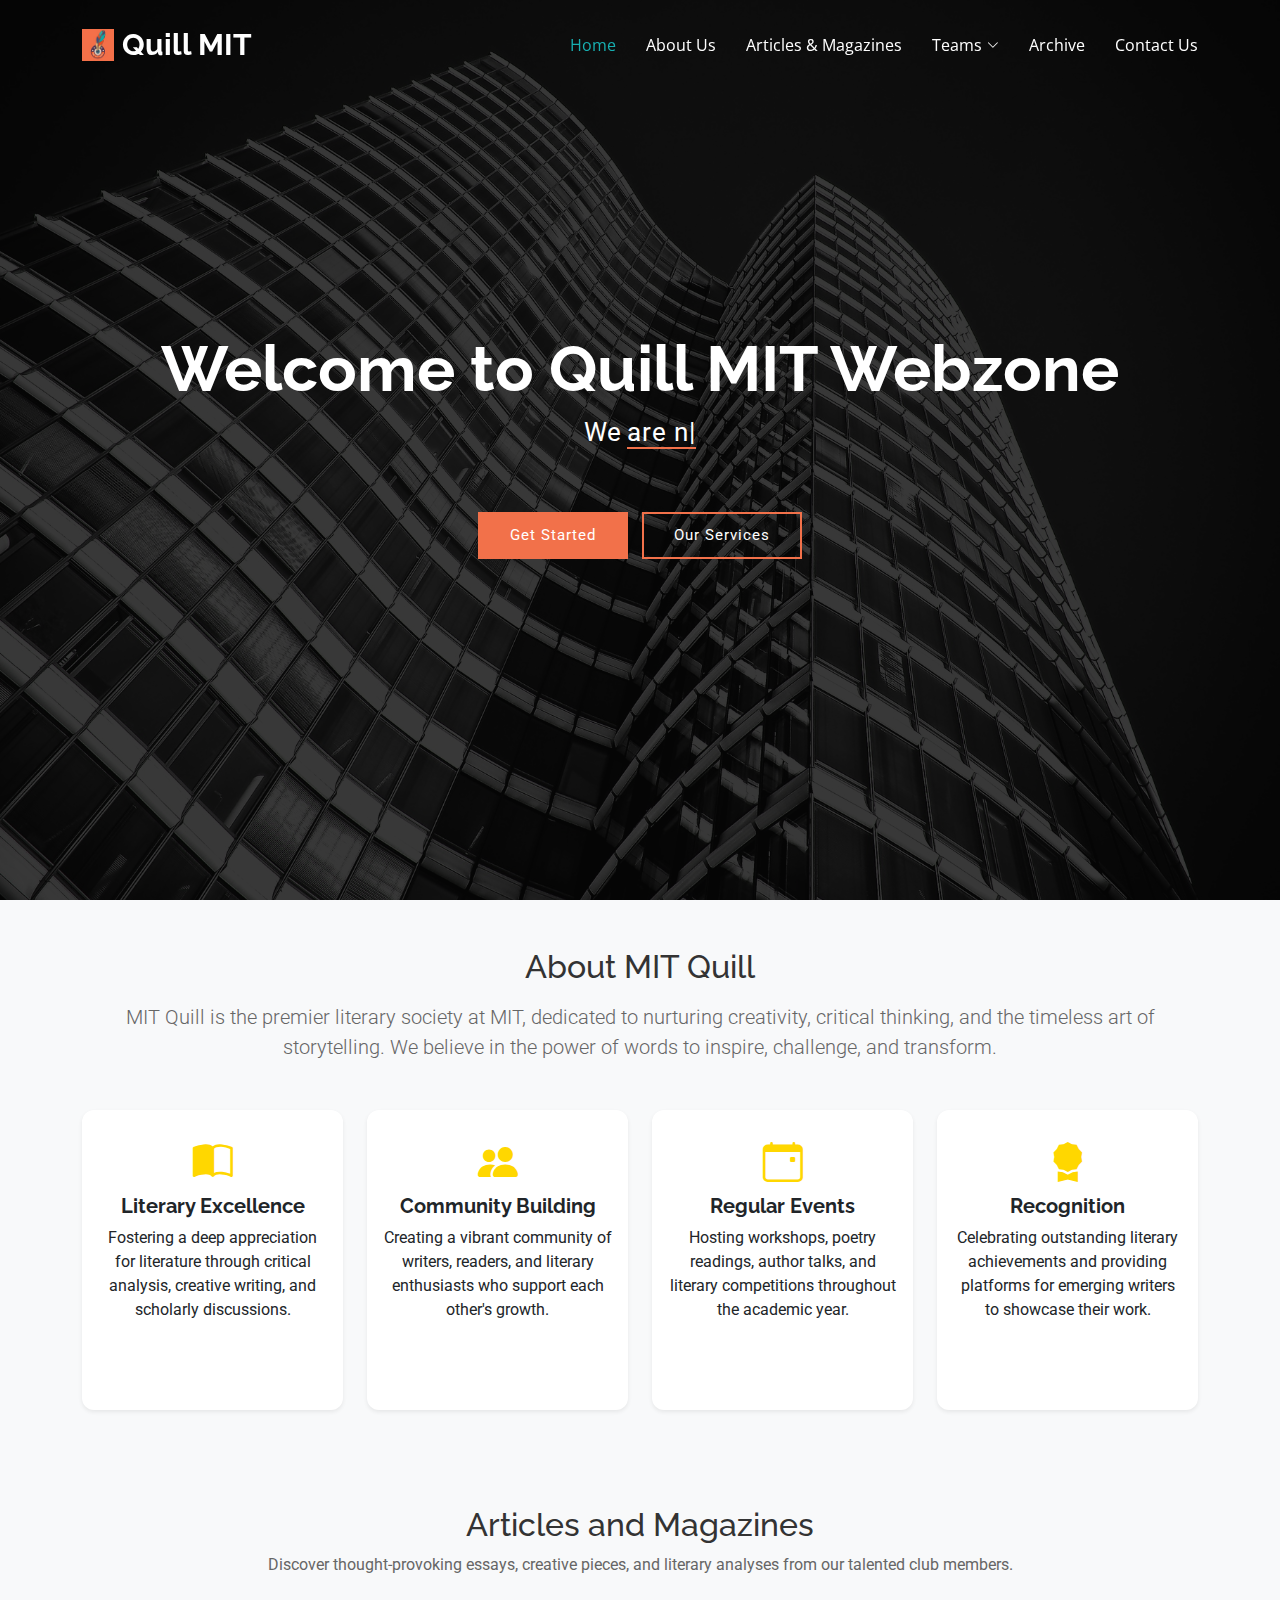
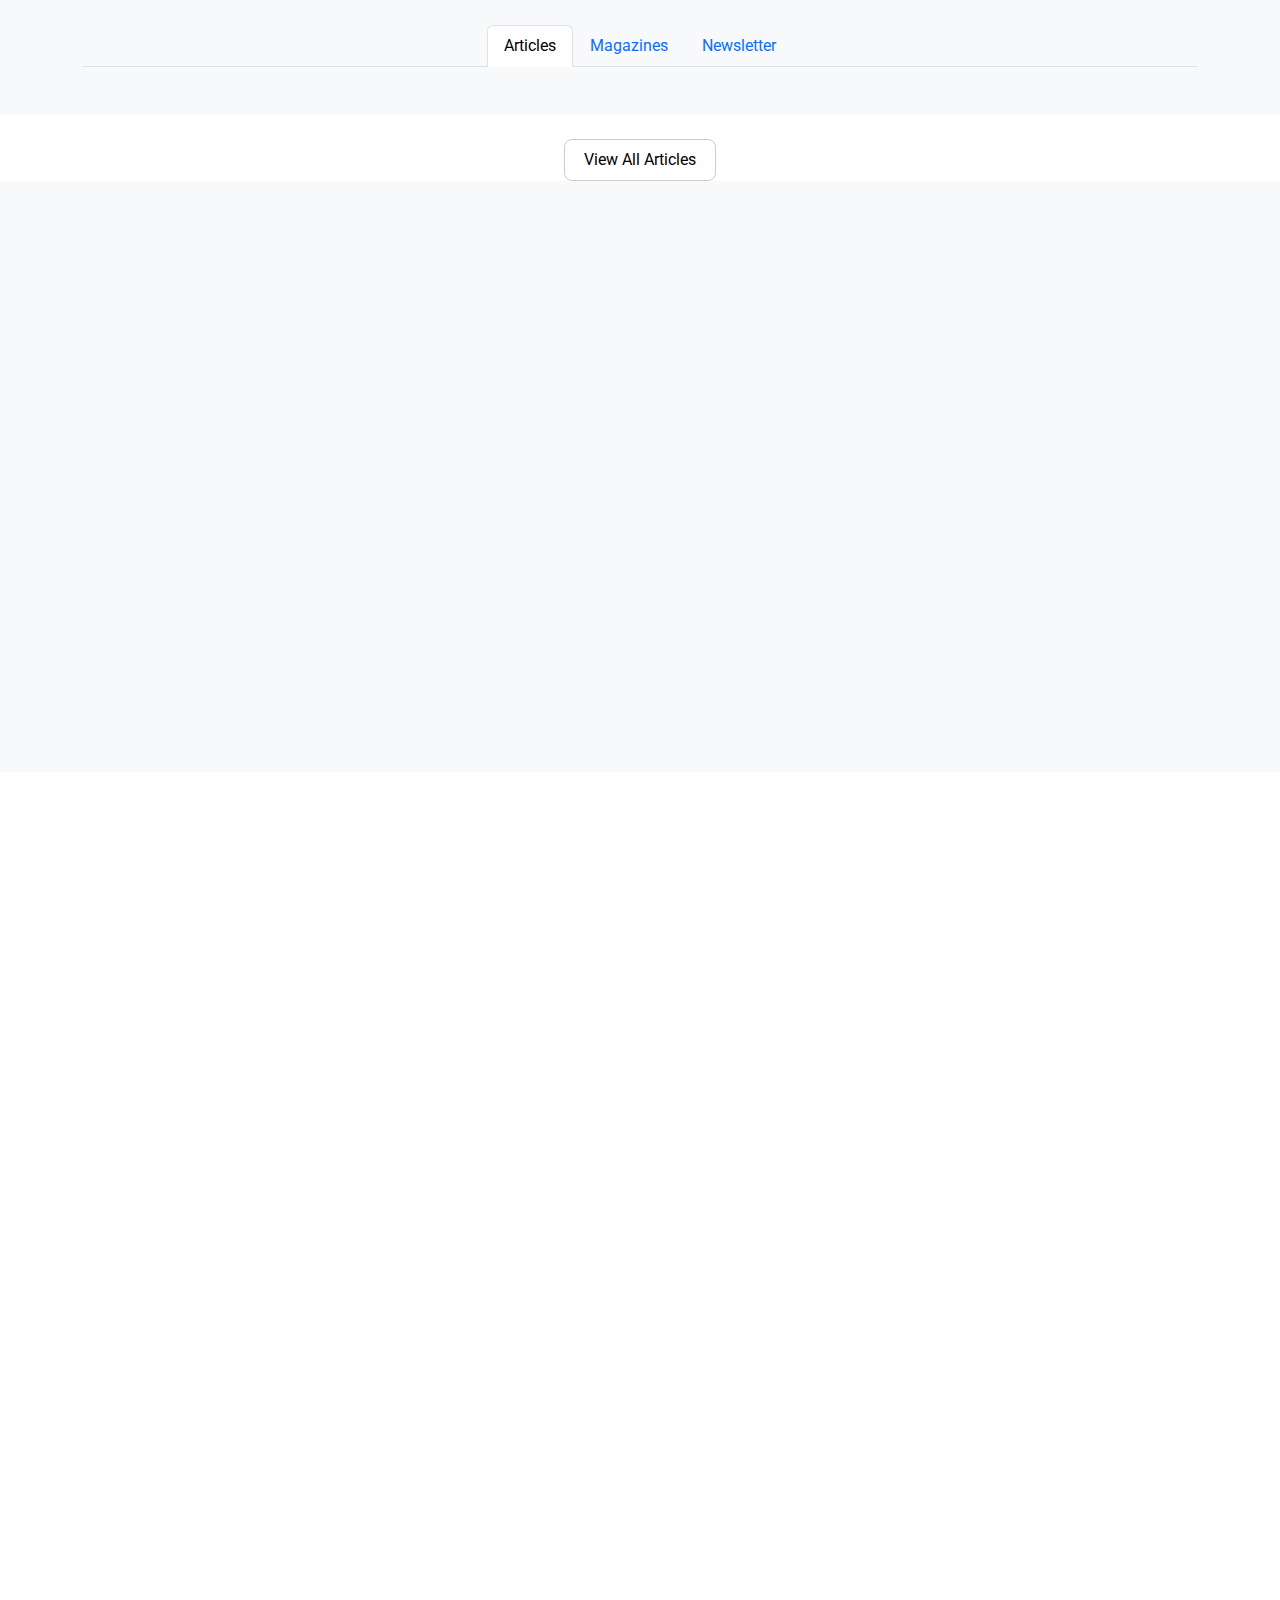
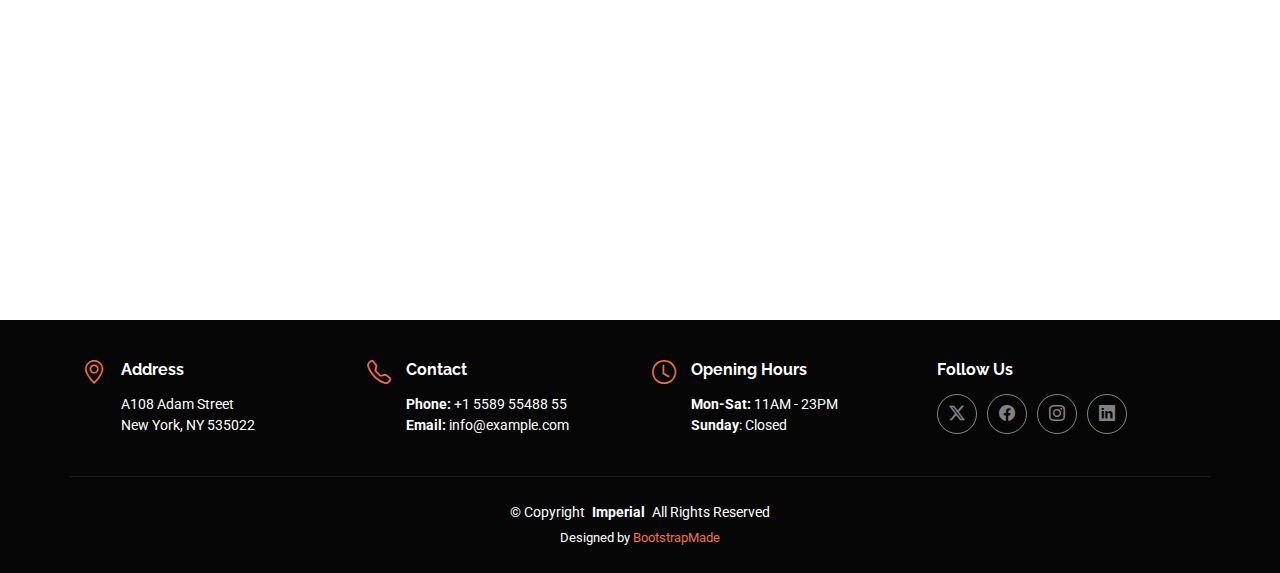
<file: index.html>
<!DOCTYPE html>
<html lang="en">

<head>
  <meta charset="utf-8">
  <meta content="width=device-width, initial-scale=1.0" name="viewport">
  <title>MIT Quill</title>
  <meta name="description" content="">
  <meta name="keywords" content="">

  <!-- Favicons -->
  <link href="assets/img/favicon.png" rel="icon">
  <link href="assets/img/apple-touch-icon.png" rel="apple-touch-icon">

  <!-- Fonts -->
  <link href="https://fonts.googleapis.com" rel="preconnect">
  <link href="https://fonts.gstatic.com" rel="preconnect" crossorigin>
  <link href="https://fonts.googleapis.com/css2?family=Roboto:ital,wght@0,100;0,300;0,400;0,500;0,700;0,900;1,100;1,300;1,400;1,500;1,700;1,900&family=Open+Sans:ital,wght@0,300;0,400;0,500;0,600;0,700;0,800;1,300;1,400;1,500;1,600;1,700;1,800&family=Raleway:ital,wght@0,100;0,200;0,300;0,400;0,500;0,600;0,700;0,800;0,900;1,100;1,200;1,300;1,400;1,500;1,600;1,700;1,800;1,900&display=swap" rel="stylesheet">

  <!-- Vendor CSS Files -->
  <link href="assets/vendor/bootstrap/css/bootstrap.min.css" rel="stylesheet">
  <link href="assets/vendor/bootstrap-icons/bootstrap-icons.css" rel="stylesheet">
  <link href="assets/vendor/aos/aos.css" rel="stylesheet">
  <link href="assets/vendor/glightbox/css/glightbox.min.css" rel="stylesheet">
  <link href="assets/vendor/swiper/swiper-bundle.min.css" rel="stylesheet">

  <!-- Main CSS File -->
  <link href="assets/css/main.css" rel="stylesheet">

  
</head>

<body class="index-page">

  <header id="header" class="header d-flex align-items-center fixed-top">
    <div class="container-fluid container-xl position-relative d-flex align-items-center justify-content-between">

      <a href="index.html" class="logo d-flex align-items-center">
        <img src="assets/img/logo-2.jpg" alt=""> 
        <h1 class="sitename">Quill MIT</h1>
      </a>

      <nav id="navmenu" class="navmenu">
        <ul>
          <li><a href="#hero" class="active">Home</a></li> <!--replace with webpage link   -->
          <li><a href="#about">About Us</a></li>
          <li><a href="#articles">Articles & Magazines</a></li>
          <li class="dropdown"><a href="#team"><span>Teams</span> <i class="bi bi-chevron-down toggle-dropdown"></i></a>
            <ul>
              <li><a href="#">Dropdown 1</a></li>
              <li><a href="#">Dropdown 2</a></li>
              <li><a href="#">Dropdown 3</a></li>
              <li><a href="#">Dropdown 4</a></li>
            </ul>
          </li>
          <li><a href="#archive">Archive</a></li>
          <li><a href="#contact">Contact Us</a></li>
        </ul>
        <i class="mobile-nav-toggle d-xl-none bi bi-list"></i>
      </nav>

    </div>
  </header>

  <main class="main">

    <!-- Hero Section -->
    <section id="hero" class="hero section dark-background">

      <img src="assets/img/hero-bg.jpg" class="hero-bg" alt="" data-aos="fade-in">

      <div class="container text-center" data-aos="fade-up" data-aos-delay="100">
        <!--<img src="assets/img/logo.png" class="img-fluid mb-3" alt="">-->
        <h2>Welcome to Quill MIT Webzone</h2>
        <p>We <span class="typed" data-typed-items="are newsbody of MIT, write articles, post awareness memes"></span></p>
        <div>
          <a href="#about" class="cta-btn">Get Started</a>
          <a href="#services" class="cta-btn2">Our Services</a>
        </div>
      </div>

    </section><!-- /Hero Section -->

    <!-- About Section -->
<!-- About Section -->
<!-- About Section -->
<section id="about" class="py-5 bg-light">
  <div class="container">
    <h2 class="text-center mb-3">About MIT Quill</h2>
    
    <!-- Intro Paragraph -->
    <p class="text-center mb-5 lead">
      MIT Quill is the premier literary society at MIT, dedicated to nurturing creativity, critical thinking, and the timeless art of storytelling. We believe in the power of words to inspire, challenge, and transform.
    </p>
    
    <div class="row g-4">
      
      <!-- Card 1 -->
      <div class="col-md-6 col-lg-3">
        <div class="card shadow-sm h-100 border-0 about-card">
          <div class="card-body text-center py-4">
            <i class="bi bi-book-half fs-1 mb-3 text-gold"></i>
            <h5 class="card-title fw-bold">Literary Excellence</h5>
            <p class="card-text">
              Fostering a deep appreciation for literature through critical analysis, creative writing, and scholarly discussions.
            </p>
          </div>
        </div>
      </div>
      
      <!-- Card 2 -->
      <div class="col-md-6 col-lg-3">
        <div class="card shadow-sm h-100 border-0 about-card">
          <div class="card-body text-center py-4">
            <i class="bi bi-people-fill fs-1 mb-3 text-gold"></i>
            <h5 class="card-title fw-bold">Community Building</h5>
            <p class="card-text">
              Creating a vibrant community of writers, readers, and literary enthusiasts who support each other's growth.
            </p>
          </div>
        </div>
      </div>
      
      <!-- Card 3 -->
      <div class="col-md-6 col-lg-3">
        <div class="card shadow-sm h-100 border-0 about-card">
          <div class="card-body text-center py-4">
            <i class="bi bi-calendar-event fs-1 mb-3 text-gold"></i>
            <h5 class="card-title fw-bold">Regular Events</h5>
            <p class="card-text">
              Hosting workshops, poetry readings, author talks, and literary competitions throughout the academic year.
            </p>
          </div>
        </div>
      </div>
      
      <!-- Card 4 -->
      <div class="col-md-6 col-lg-3">
        <div class="card shadow-sm h-100 border-0 about-card">
          <div class="card-body text-center py-4">
            <i class="bi bi-award-fill fs-1 mb-3 text-gold"></i>
            <h5 class="card-title fw-bold">Recognition</h5>
            <p class="card-text">
              Celebrating outstanding literary achievements and providing platforms for emerging writers to showcase their work.
            </p>
          </div>
        </div>
      </div>

    </div>
  </div>
</section>

<!-- Custom Hover Styles -->
<style>
  /* About Cards */
  .about-card {
    transition: transform 0.3s ease, box-shadow 0.3s ease;
    border-radius: 12px;
    min-height: 300px; /* makes card slightly rectangular */
  }
  .about-card:hover {
    transform: translateY(-8px);
    box-shadow: 0 8px 25px rgba(0, 0, 0, 0.15);
  }

  /* Golden Icon Color */
  .text-gold {
    color: #FFD700; /* golden color */
  }
</style>

<!-- Bootstrap Icons CDN -->
<link rel="stylesheet" href="https://cdn.jsdelivr.net/npm/bootstrap-icons@1.11.1/font/bootstrap-icons.css">


<!-- Custom Hover Styles -->
<style>
  .about-card {
    transition: transform 0.3s ease, box-shadow 0.3s ease;
    border-radius: 12px;
  }
  .about-card:hover {
    transform: translateY(-8px);
    box-shadow: 0 8px 25px rgba(0, 0, 0, 0.15);
  }
</style>
<!-- /About Section -->



<!-- Articles & Magazines Section -->
<section id="articles" class="py-5 bg-light">
  <div class="container">
    <h2 class="text-center mb-2">Articles and Magazines</h2>
    <p class="text-center mb-5">
      Discover thought-provoking essays, creative pieces, and literary analyses from our talented club members.
    </p>

    <!-- Tabs -->
    <ul class="nav nav-tabs justify-content-center mb-4" id="contentTabs" role="tablist">
      <li class="nav-item" role="presentation">
        <button class="nav-link active" id="articles-tab" data-bs-toggle="tab" data-bs-target="#articles-content" type="button" role="tab">Articles</button>
      </li>
      <li class="nav-item" role="presentation">
        <button class="nav-link" id="magazines-tab" data-bs-toggle="tab" data-bs-target="#magazines-content" type="button" role="tab">Magazines</button>
      </li>
      <li class="nav-item" role="presentation">
        <button class="nav-link" id="newsletter-tab" data-bs-toggle="tab" data-bs-target="#newsletter-content" type="button" role="tab">Newsletter</button>
      </li>
    </ul>

    <!-- Tab Content -->
    <div class="tab-content" id="contentTabsContent">
      
      <!-- Articles -->
      <div class="tab-pane fade show active" id="articles-content" role="tabpanel">
        <div class="row g-4 justify-content-center" id="articles-row"></div>
      </div>

      <!-- Magazines -->
      <div class="tab-pane fade" id="magazines-content" role="tabpanel">
        <div class="row g-4 justify-content-center" id="magazines-row"></div>
      </div>

      <!-- Newsletter -->
      <div class="tab-pane fade" id="newsletter-content" role="tabpanel">
        <div class="row g-4 justify-content-center" id="newsletter-row"></div>
      </div>

    </div>
  </div>
</section>

<!-- View All Button -->
<div class="text-center mt-4">
  <a href="allarticles.html" id="viewAllBtn" class="btn view-all-btn">View All Articles</a>
</div>

<!-- Styles -->
<style>
  .article-card {
    border-radius: 12px;
    transition: transform 0.3s ease, box-shadow 0.3s ease;
    max-width: 400px;
  }
  .article-card:hover {
    transform: translateY(-4px);
    box-shadow: 0 6px 20px rgba(0, 0, 0, 0.12);
  }
  .badge {
    font-size: 0.8rem;
    padding: 0.3rem 0.6rem;
    border-radius: 10px;
  }
  .category-gold {
    color: #FFD700; /* Gold text */
    background-color: #fff8dc; /* Light gold background */
  }
  .view-all-btn {
    color: black;
    background-color: #fff;
    border: 1px solid #ccc;
    border-radius: 8px;
    padding: 0.5rem 1.2rem;
    transition: background-color 0.3s, color 0.3s;
  }
  .view-all-btn:hover {
    color: black;
    background-color: #fff8dc;
    border-color: #FFD700;
    text-decoration: none;
  }
</style>

<!-- Bootstrap JS -->
<script src="https://cdn.jsdelivr.net/npm/bootstrap@5.3.2/dist/js/bootstrap.bundle.min.js"></script>

<!-- Google Sheets Fetch Script -->
<script>
document.addEventListener("DOMContentLoaded", async () => {
  const sheetUrl = "https://opensheet.elk.sh/1OYagD2zrHeJrYCR2SCgDLYNKs_-vA9bR4UqmgtZnfxw/Sheet1";

  async function fetchSheetData() {
    try {
      const res = await fetch(sheetUrl);
      const data = await res.json();
      return data;
    } catch (err) {
      console.error("Error fetching sheet data:", err);
      return [];
    }
  }

  function createCard(item) {
    return `
      <div class="col-md-6 col-lg-4">
        <div class="card article-card shadow-sm border-0">
          <div class="card-body py-3 px-3 d-flex flex-column">
            <div class="d-flex justify-content-between mb-2">
              <span class="badge category-gold fw-bold">${item.type}</span>
              <span class="badge bg-light text-secondary">${item.read_time || "5 min read"}</span>
            </div>
            <h5 class="card-title mt-1">${item.title}</h5>
            <p class="card-text">${item.content}</p>
            <p class="text-muted mb-2">${item.author} • ${item.date}</p>
            <a href="${item.read_more_link}" class="btn btn-sm btn-outline-secondary align-self-start" target="_blank">Read More</a>
          </div>
        </div>
      </div>`;
  }

  const data = await fetchSheetData();

  // Skip adding any cards here; articles, magazines, and newsletters are handled by dedicated scripts below

  // Update View All button text dynamically
  const viewAllBtn = document.getElementById('viewAllBtn');
  const tabs = document.querySelectorAll('#contentTabs button');
  tabs.forEach(tab => {
    tab.addEventListener('shown.bs.tab', (event) => {
      const tabText = event.target.textContent.trim();
      viewAllBtn.textContent = `View All ${tabText}`;
      if(tabText === "Articles") viewAllBtn.href = "allarticles.html"; 
      else if(tabText === "Magazines") viewAllBtn.href = "allmagazine.html"; 
      else viewAllBtn.href = "allnewsletter.html";
    });
  });
});
</script>


    
<!-- Office Bearers Section -->
<section id="team" class="team section py-5 bg-light">
  <div class="container">

    <!-- Section Title -->
    <div class="section-title text-center mb-5" data-aos="fade-up">
      <h2>Office Bearers</h2>
      <p>Meet the dedicated leaders who guide MIT Quill's mission to foster literary excellence and creative community.</p>
    </div>

    <div class="row g-4 justify-content-center">

      <!-- Bearer 1 -->
      <div class="col-md-6 col-lg-4" data-aos="fade-up" data-aos-delay="100">
        <div class="card bearer-card h-100 shadow-sm border-0 text-center p-3">
          <img src="assets/img/team/team-1.jpg" class="rounded-circle bearer-img mx-auto mb-3" alt="Emily Watson">
          <h4 class="card-title">Emily Watson</h4>
          <span class="text-muted d-block mb-2">President • Senior • Literature & Creative Writing</span>
          <ul class="list-inline mb-0">
            <li class="list-inline-item badge bg-warning text-dark">Published Author</li>
            <li class="list-inline-item badge bg-warning text-dark">Poetry Award Winner</li>
          </ul>
        </div>
      </div>

      <!-- Bearer 2 -->
      <div class="col-md-6 col-lg-4" data-aos="fade-up" data-aos-delay="200">
        <div class="card bearer-card h-100 shadow-sm border-0 text-center p-3">
          <img src="assets/img/team/team-2.jpg" class="rounded-circle bearer-img mx-auto mb-3" alt="David Chen">
          <h4 class="card-title">David Chen</h4>
          <span class="text-muted d-block mb-2">Vice President • Junior • Computer Science & Literature</span>
          <ul class="list-inline mb-0">
            <li class="list-inline-item badge bg-warning text-dark">Tech Writer</li>
            <li class="list-inline-item badge bg-warning text-dark">Digital Humanities</li>
          </ul>
        </div>
      </div>

      <!-- Bearer 3 -->
      <div class="col-md-6 col-lg-4" data-aos="fade-up" data-aos-delay="300">
        <div class="card bearer-card h-100 shadow-sm border-0 text-center p-3">
          <img src="assets/img/team/team-3.jpg" class="rounded-circle bearer-img mx-auto mb-3" alt="Sophia Patel">
          <h4 class="card-title">Sophia Patel</h4>
          <span class="text-muted d-block mb-2">Secretary • Sophomore • Comparative Literature</span>
          <ul class="list-inline mb-0">
            <li class="list-inline-item badge bg-warning text-dark">Translation Work</li>
            <li class="list-inline-item badge bg-warning text-dark">Cultural Exchange</li>
          </ul>
        </div>
      </div>

      <!-- Add other members similarly -->

    </div>
  </div>
</section>

<style>
  .bearer-card {
    border-radius: 12px;
    transition: transform 0.3s ease, box-shadow 0.3s ease;
  }
  .bearer-card:hover {
    transform: translateY(-5px);
    box-shadow: 0 6px 20px rgba(0,0,0,0.12);
  }
  .bearer-img {
    width: 120px; /* compact circular image */
    height: 120px;
    object-fit: cover;
    display: block; /* ensures centering */
  }
  .badge.bg-warning {
    font-size: 0.75rem;
    padding: 0.3rem 0.6rem;
    border-radius: 10px;
  }
</style>




<!-- Testimonials Section -->
<section id="archive" class="testimonials section">

  <!-- Section Title -->
  <div class="container section-title" data-aos="fade-up">
    <h2>Archives</h2>
    <p>Necessitatibus eius consequatur ex aliquid fuga eum quidem sint consectetur velit</p>
  </div><!-- End Section Title -->

  <div class="container" data-aos="fade-up" data-aos-delay="100">

    <div class="swiper init-swiper">
      <script type="application/json" class="swiper-config">
        {
          "loop": true,
          "speed": 600,
          "autoplay": {
            "delay": 5000
          },
          "slidesPerView": "auto",
          "pagination": {
            "el": ".swiper-pagination",
            "type": "bullets",
            "clickable": true
          }
        }
      </script>
      <div class="swiper-wrapper">

        <div class="swiper-slide">
          <div class="testimonial-item">
            <div class="row gy-4 justify-content-center">
              <div class="col-lg-6">
                <div class="testimonial-content">
                  <p>
                    <i class="bi bi-quote quote-icon-left"></i>
                    <span>Proin iaculis purus consequat sem cure digni ssim donec porttitora entum suscipit rhoncus. Accusantium quam, ultricies eget id, aliquam eget nibh et. Maecen aliquam, risus at semper.</span>
                    <i class="bi bi-quote quote-icon-right"></i>
                  </p>
                  <h3>Saul Goodman</h3>
                  <h4>Ceo &amp; Founder</h4>
                  <div class="stars">
                    <i class="bi bi-star-fill"></i><i class="bi bi-star-fill"></i><i class="bi bi-star-fill"></i><i class="bi bi-star-fill"></i><i class="bi bi-star-fill"></i>
                  </div>
                </div>
              </div>
              <div class="col-lg-2 text-center">
                <img src="assets/img/testimonials/testimonials-1.jpg" class="img-fluid testimonial-img" alt="">
              </div>
            </div>
          </div>
        </div><!-- End testimonial item -->

        <div class="swiper-slide">
          <div class="testimonial-item">
            <div class="row gy-4 justify-content-center">
              <div class="col-lg-6">
                <div class="testimonial-content">
                  <p>
                    <i class="bi bi-quote quote-icon-left"></i>
                    <span>Export tempor illum tamen malis malis eram quae irure esse labore quem cillum quid cillum eram malis quorum velit fore eram velit sunt aliqua noster fugiat irure amet legam anim culpa.</span>
                    <i class="bi bi-quote quote-icon-right"></i>
                  </p>
                  <h3>Sara Wilsson</h3>
                  <h4>Designer</h4>
                  <div class="stars">
                    <i class="bi bi-star-fill"></i><i class="bi bi-star-fill"></i><i class="bi bi-star-fill"></i><i class="bi bi-star-fill"></i><i class="bi bi-star-fill"></i>
                  </div>
                </div>
              </div>
              <div class="col-lg-2 text-center">
                <img src="assets/img/testimonials/testimonials-2.jpg" class="img-fluid testimonial-img" alt="">
              </div>
            </div>
          </div>
        </div><!-- End testimonial item -->

        <div class="swiper-slide">
          <div class="testimonial-item">
            <div class="row gy-4 justify-content-center">
              <div class="col-lg-6">
                <div class="testimonial-content">
                  <p>
                    <i class="bi bi-quote quote-icon-left"></i>
                    <span>Enim nisi quem export duis labore cillum quae magna enim sint quorum nulla quem veniam duis minim tempor labore quem eram duis noster aute amet eram fore quis sint minim.</span>
                    <i class="bi bi-quote quote-icon-right"></i>
                  </p>
                  <h3>Jena Karlis</h3>
                  <h4>Store Owner</h4>
                  <div class="stars">
                    <i class="bi bi-star-fill"></i><i class="bi bi-star-fill"></i><i class="bi bi-star-fill"></i><i class="bi bi-star-fill"></i><i class="bi bi-star-fill"></i>
                  </div>
                </div>
              </div>
              <div class="col-lg-2 text-center">
                <img src="assets/img/testimonials/testimonials-3.jpg" class="img-fluid testimonial-img" alt="">
              </div>
            </div>
          </div>
        </div><!-- End testimonial item -->

        <div class="swiper-slide">
          <div class="testimonial-item">
            <div class="row gy-4 justify-content-center">
              <div class="col-lg-6">
                <div class="testimonial-content">
                  <p>
                    <i class="bi bi-quote quote-icon-left"></i>
                    <span>Fugiat enim eram quae cillum dolore dolor amet nulla culpa multos export minim fugiat minim velit minim dolor enim duis veniam ipsum anim magna sunt elit fore quem dolore labore illum veniam.</span>
                    <i class="bi bi-quote quote-icon-right"></i>
                  </p>
                  <h3>John Larson</h3>
                  <h4>Entrepreneur</h4>
                  <div class="stars">
                    <i class="bi bi-star-fill"></i><i class="bi bi-star-fill"></i><i class="bi bi-star-fill"></i><i class="bi bi-star-fill"></i><i class="bi bi-star-fill"></i>
                  </div>
                </div>
              </div>
              <div class="col-lg-2 text-center">
                <img src="assets/img/testimonials/testimonials-4.jpg" class="img-fluid testimonial-img" alt="">
              </div>
            </div>
          </div>
        </div><!-- End testimonial item -->

      </div>
      <div class="swiper-pagination"></div>
    </div>

  </div>

</section><!-- /Testimonials Section -->




    <!-- Contact Section -->
    <section id="contact" class="contact section">

      <!-- Section Title -->
      <div class="container section-title" data-aos="fade-up">
        <h2>Contact</h2>
        <p>Necessitatibus eius consequatur ex aliquid fuga eum quidem sint consectetur velit</p>
      </div><!-- End Section Title -->

      <div class="container" data-aos="fade" data-aos-delay="100">

        <div class="row gy-4">

          <div class="col-lg-4">
            <div class="info-item d-flex" data-aos="fade-up" data-aos-delay="200">
              <i class="bi bi-geo-alt flex-shrink-0"></i>
              <div>
                <h3>Address</h3>
                <p>A108 Adam Street, New York, NY 535022</p>
              </div>
            </div><!-- End Info Item -->

            <div class="info-item d-flex" data-aos="fade-up" data-aos-delay="300">
              <i class="bi bi-telephone flex-shrink-0"></i>
              <div>
                <h3>Call Us</h3>
                <p>+1 5589 55488 55</p>
              </div>
            </div><!-- End Info Item -->

            <div class="info-item d-flex" data-aos="fade-up" data-aos-delay="400">
              <i class="bi bi-envelope flex-shrink-0"></i>
              <div>
                <h3>Email Us</h3>
                <p>info@example.com</p>
              </div>
            </div><!-- End Info Item -->

          </div>

          <div class="col-lg-8">
            <form action="forms/contact.php" method="post" class="php-email-form" data-aos="fade-up" data-aos-delay="200">
              <div class="row gy-4">

                <div class="col-md-6">
                  <input type="text" name="name" class="form-control" placeholder="Your Name" required="">
                </div>

                <div class="col-md-6 ">
                  <input type="email" class="form-control" name="email" placeholder="Your Email" required="">
                </div>

                <div class="col-md-12">
                  <input type="text" class="form-control" name="subject" placeholder="Subject" required="">
                </div>

                <div class="col-md-12">
                  <textarea class="form-control" name="message" rows="6" placeholder="Message" required=""></textarea>
                </div>

                <div class="col-md-12 text-center">
                  <div class="loading">Loading</div>
                  <div class="error-message"></div>
                  <div class="sent-message">Your message has been sent. Thank you!</div>

                  <button type="submit">Send Message</button>
                </div>

              </div>
            </form>
          </div><!-- End Contact Form -->

        </div>

      </div>

    </section><!-- /Contact Section -->

  </main>

  <footer id="footer" class="footer dark-background">

    <div class="container">
      <div class="row gy-3">
        <div class="col-lg-3 col-md-6 d-flex">
          <i class="bi bi-geo-alt icon"></i>
          <div class="address">
            <h4>Address</h4>
            <p>A108 Adam Street</p>
            <p>New York, NY 535022</p>
            <p></p>
          </div>

        </div>

        <div class="col-lg-3 col-md-6 d-flex">
          <i class="bi bi-telephone icon"></i>
          <div>
            <h4>Contact</h4>
            <p>
              <strong>Phone:</strong> <span>+1 5589 55488 55</span><br>
              <strong>Email:</strong> <span>info@example.com</span><br>
            </p>
          </div>
        </div>

        <div class="col-lg-3 col-md-6 d-flex">
          <i class="bi bi-clock icon"></i>
          <div>
            <h4>Opening Hours</h4>
            <p>
              <strong>Mon-Sat:</strong> <span>11AM - 23PM</span><br>
              <strong>Sunday</strong>: <span>Closed</span>
            </p>
          </div>
        </div>

        <div class="col-lg-3 col-md-6">
          <h4>Follow Us</h4>
          <div class="social-links d-flex">
            <a href="#" class="twitter"><i class="bi bi-twitter-x"></i></a>
            <a href="#" class="facebook"><i class="bi bi-facebook"></i></a>
            <a href="#" class="instagram"><i class="bi bi-instagram"></i></a>
            <a href="#" class="linkedin"><i class="bi bi-linkedin"></i></a>
          </div>
        </div>

      </div>
    </div>

    <div class="container copyright text-center mt-4">
      <p>© <span>Copyright</span> <strong class="px-1 sitename">Imperial</strong> <span>All Rights Reserved</span></p>
      <div class="credits">
        <!-- All the links in the footer should remain intact. -->
        <!-- You can delete the links only if you've purchased the pro version. -->
        <!-- Licensing information: https://bootstrapmade.com/license/ -->
        <!-- Purchase the pro version with working PHP/AJAX contact form: [buy-url] -->
        Designed by <a href="https://bootstrapmade.com/">BootstrapMade</a>
      </div>
    </div>

  </footer>

  <!-- Scroll Top -->
  <a href="#" id="scroll-top" class="scroll-top d-flex align-items-center justify-content-center"><i class="bi bi-arrow-up-short"></i></a>

  <!-- Preloader -->
  <div id="preloader"></div>

  <!-- Vendor JS Files -->
  <script src="assets/vendor/bootstrap/js/bootstrap.bundle.min.js"></script>
  <script src="assets/vendor/php-email-form/validate.js"></script>
  <script src="assets/vendor/aos/aos.js"></script>
  <script src="assets/vendor/typed.js/typed.umd.js"></script>
  <script src="assets/vendor/glightbox/js/glightbox.min.js"></script>
  <script src="assets/vendor/imagesloaded/imagesloaded.pkgd.min.js"></script>
  <script src="assets/vendor/isotope-layout/isotope.pkgd.min.js"></script>
  <script src="assets/vendor/swiper/swiper-bundle.min.js"></script>

  <!-- Main JS File -->
  <script src="assets/js/main.js"></script>
  <script>
  // Populate the Magazines tab with a single card from Google Sheets (bottom-most row)
  (function() {
    const SHEET_ID = '16b2aV3G4dimm7ENkD6KlJklPt2bXrc9LL7lt682Jv2c';
    const SHEET_NAME = 'Sheet1';
    const GVIZ_URL = `https://docs.google.com/spreadsheets/d/${SHEET_ID}/gviz/tq?tqx=out:json&sheet=${encodeURIComponent(SHEET_NAME)}`;

    function parseGviz(jsonpText) {
      const start = jsonpText.indexOf('(') + 1;
      const end = jsonpText.lastIndexOf(')');
      const json = JSON.parse(jsonpText.substring(start, end));
      return (json.table.rows || [])
        .filter(r => r && r.c)
        .map(r => r.c.map(c => (c && (c.f || c.v)) ? (c.f || c.v) : ''));
    }

    function formatDate(value) {
      try {
        const d = new Date(value);
        if (!isNaN(d)) {
          return d.toLocaleDateString(undefined, { year: 'numeric', month: 'long', day: 'numeric' });
        }
        return value;
      } catch (_) {
        return value || '';
      }
    }

    function createMagazineCard(item) {
      // Columns: 0=Heading, 1=Description, 3=Author, 4=Date
      const title = item[0] || '';
      const description = item[1] || '';
      const author = item[3] || 'MIT Quill Team';
      const date = formatDate(item[4] || '');
      return `
        <div class="col-md-6 col-lg-4">
          <div class="card article-card shadow-sm border-0">
            <div class="card-body py-3 px-3 d-flex flex-column">
              <div class="d-flex justify-content-between mb-2">
                <span class="badge category-gold fw-bold">magazine</span>
                <span class="badge bg-light text-secondary">5 min read</span>
              </div>
              <h5 class="card-title mt-1">${title}</h5>
              <p class="card-text">${description}</p>
              <p class="text-muted mb-2">${author}${author && date ? ' • ' : ''}${date}</p>
              <a href="#" id="latestMagLink" class="btn btn-sm btn-outline-secondary align-self-start">Read More</a>
            </div>
          </div>
        </div>`;
    }

    function renderLatest() {
      fetch(GVIZ_URL)
        .then(r => r.text())
        .then(text => parseGviz(text))
        .then(rows => {
          const data = rows.filter(r => (r[0] || '').toString().trim().length > 0 && r[0] !== 'Heading');
          if (!data.length) return;
          const latestIndex = data.length - 1;
          const latest = data[latestIndex];
          const container = document.getElementById('magazines-row');
          if (!container) return;
          container.innerHTML = createMagazineCard(latest);
          const link = document.getElementById('latestMagLink');
          if (link) link.href = `magazine.html?id=${encodeURIComponent(latestIndex)}`;
        })
        .catch(err => console.error('Failed to load magazine card for homepage', err));
    }

    if (document.readyState === 'loading') {
      document.addEventListener('DOMContentLoaded', renderLatest);
    } else {
      renderLatest();
    }
  })();

  // Populate the Articles tab with a single latest article from the Articles sheet
  (function() {
    const SHEET_ID = '1sBiQwlh3i44CiOOMk4M13aPPnE2-sc2pPIGFxl46Sow';
    const SHEET_NAME = 'Sheet1';
    const GVIZ_URL = `https://docs.google.com/spreadsheets/d/${SHEET_ID}/gviz/tq?tqx=out:json&sheet=${encodeURIComponent(SHEET_NAME)}`;

    function parseGviz(jsonpText) {
      const start = jsonpText.indexOf('(') + 1;
      const end = jsonpText.lastIndexOf(')');
      const json = JSON.parse(jsonpText.substring(start, end));
      return (json.table.rows || [])
        .filter(r => r && r.c)
        .map(r => r.c.map(c => (c && (c.f || c.v)) ? (c.f || c.v) : ''));
    }

    function formatDate(value) {
      try {
        const d = new Date(value);
        if (!isNaN(d)) return d.toLocaleDateString(undefined, { year: 'numeric', month: 'long', day: 'numeric' });
        return value;
      } catch (_) { return value || ''; }
    }

    function createArticleCard(item, id) {
      const title = item[0] || '';
      const description = item[1] || '';
      const author = item[3] || 'MIT Quill Team';
      const date = formatDate(item[4] || '');
      return `
        <div class="col-md-6 col-lg-4">
          <div class="card article-card shadow-sm border-0">
            <div class="card-body py-3 px-3 d-flex flex-column">
              <div class="d-flex justify-content-between mb-2">
                <span class="badge category-gold fw-bold">article</span>
                <span class="badge bg-light text-secondary">5 min read</span>
              </div>
              <h5 class="card-title mt-1">${title}</h5>
              <p class="card-text">${description}</p>
              <p class="text-muted mb-2">${author}${author && date ? ' • ' : ''}${date}</p>
              <a href="article.html?id=${encodeURIComponent(id)}" class="btn btn-sm btn-outline-secondary align-self-start">Read Full Article</a>
            </div>
          </div>
        </div>`;
    }

    function renderLatest() {
      fetch(GVIZ_URL)
        .then(r => r.text())
        .then(text => parseGviz(text))
        .then(rows => {
          const data = rows.filter(r => (r[0] || '').toString().trim().length > 0 && r[0] !== 'Heading');
          if (!data.length) return;
          const latestIndex = data.length - 1;
          const latest = data[latestIndex];
          const container = document.getElementById('articles-row');
          if (!container) return;
          container.innerHTML = createArticleCard(latest, latestIndex);
        })
        .catch(err => console.error('Failed to load article card for homepage', err));
    }

    if (document.readyState === 'loading') document.addEventListener('DOMContentLoaded', renderLatest); else renderLatest();
  })();

  // Populate the Newsletter tab with a single latest newsletter from the Newsletter sheet
  (function() {
    const SHEET_ID = '1ebBDTG0IiRfjNNlMwPzYdfe6VLe3spRBS3sGX7_OyX8';
    const SHEET_NAME = 'Sheet1';
    const GVIZ_URL = `https://docs.google.com/spreadsheets/d/${SHEET_ID}/gviz/tq?tqx=out:json&sheet=${encodeURIComponent(SHEET_NAME)}`;

    function parseGviz(t){
      const s = t.indexOf('(')+1, e = t.lastIndexOf(')');
      const j = JSON.parse(t.substring(s,e));
      return (j.table.rows||[]).filter(r=>r&&r.c).map(r=>r.c.map(c=> (c && (c.f||c.v)) ? (c.f||c.v) : ''));
    }
    function formatDate(v){ try{ const d=new Date(v); if(!isNaN(d)) return d.toLocaleDateString(undefined,{year:'numeric',month:'long',day:'numeric'}); return v; }catch(_){ return v||''; } }

    function createNewsletterCard(item, id){
      const title = item[0]||''; const desc=item[1]||''; const author=item[3]||'MIT Quill Team'; const date=formatDate(item[4]||''); const time=item[5]||'';
      return `
        <div class="col-md-6 col-lg-4">
          <div class="card article-card shadow-sm border-0" style="border-left:4px solid #0d6efd;background:#f8fbff;">
            <div class="card-body py-3 px-3 d-flex flex-column">
              <div class="d-flex justify-content-between mb-2">
                <span class="badge bg-primary-subtle text-primary fw-bold">newsletter</span>
                <span class="badge bg-light text-secondary">${time || 'midday'}</span>
              </div>
              <h5 class="card-title mt-1">${title}</h5>
              <p class="card-text">${desc}</p>
              <p class="text-muted mb-2">${author}${author && date ? ' • ' : ''}${date}</p>
              <a href="newsletter.html?id=${encodeURIComponent(id)}" class="btn btn-sm btn-outline-primary align-self-start">Read Newsletter</a>
            </div>
          </div>
        </div>`;
    }

    function renderLatest(){
      fetch(GVIZ_URL).then(r=>r.text()).then(parseGviz).then(rows=>{
        const data = rows.filter(r => (r[0]||'').toString().trim().length>0 && r[0]!== 'Heading');
        if(!data.length) return;
        const latestIndex = data.length-1; const latest = data[latestIndex];
        const container = document.getElementById('newsletter-row');
        if(!container) return;
        container.innerHTML = createNewsletterCard(latest, latestIndex);
      }).catch(err=>console.error('Failed to load newsletter card for homepage', err));
    }

    if(document.readyState==='loading') document.addEventListener('DOMContentLoaded', renderLatest); else renderLatest();
  })();
  </script>

</body>

</html>
</file>
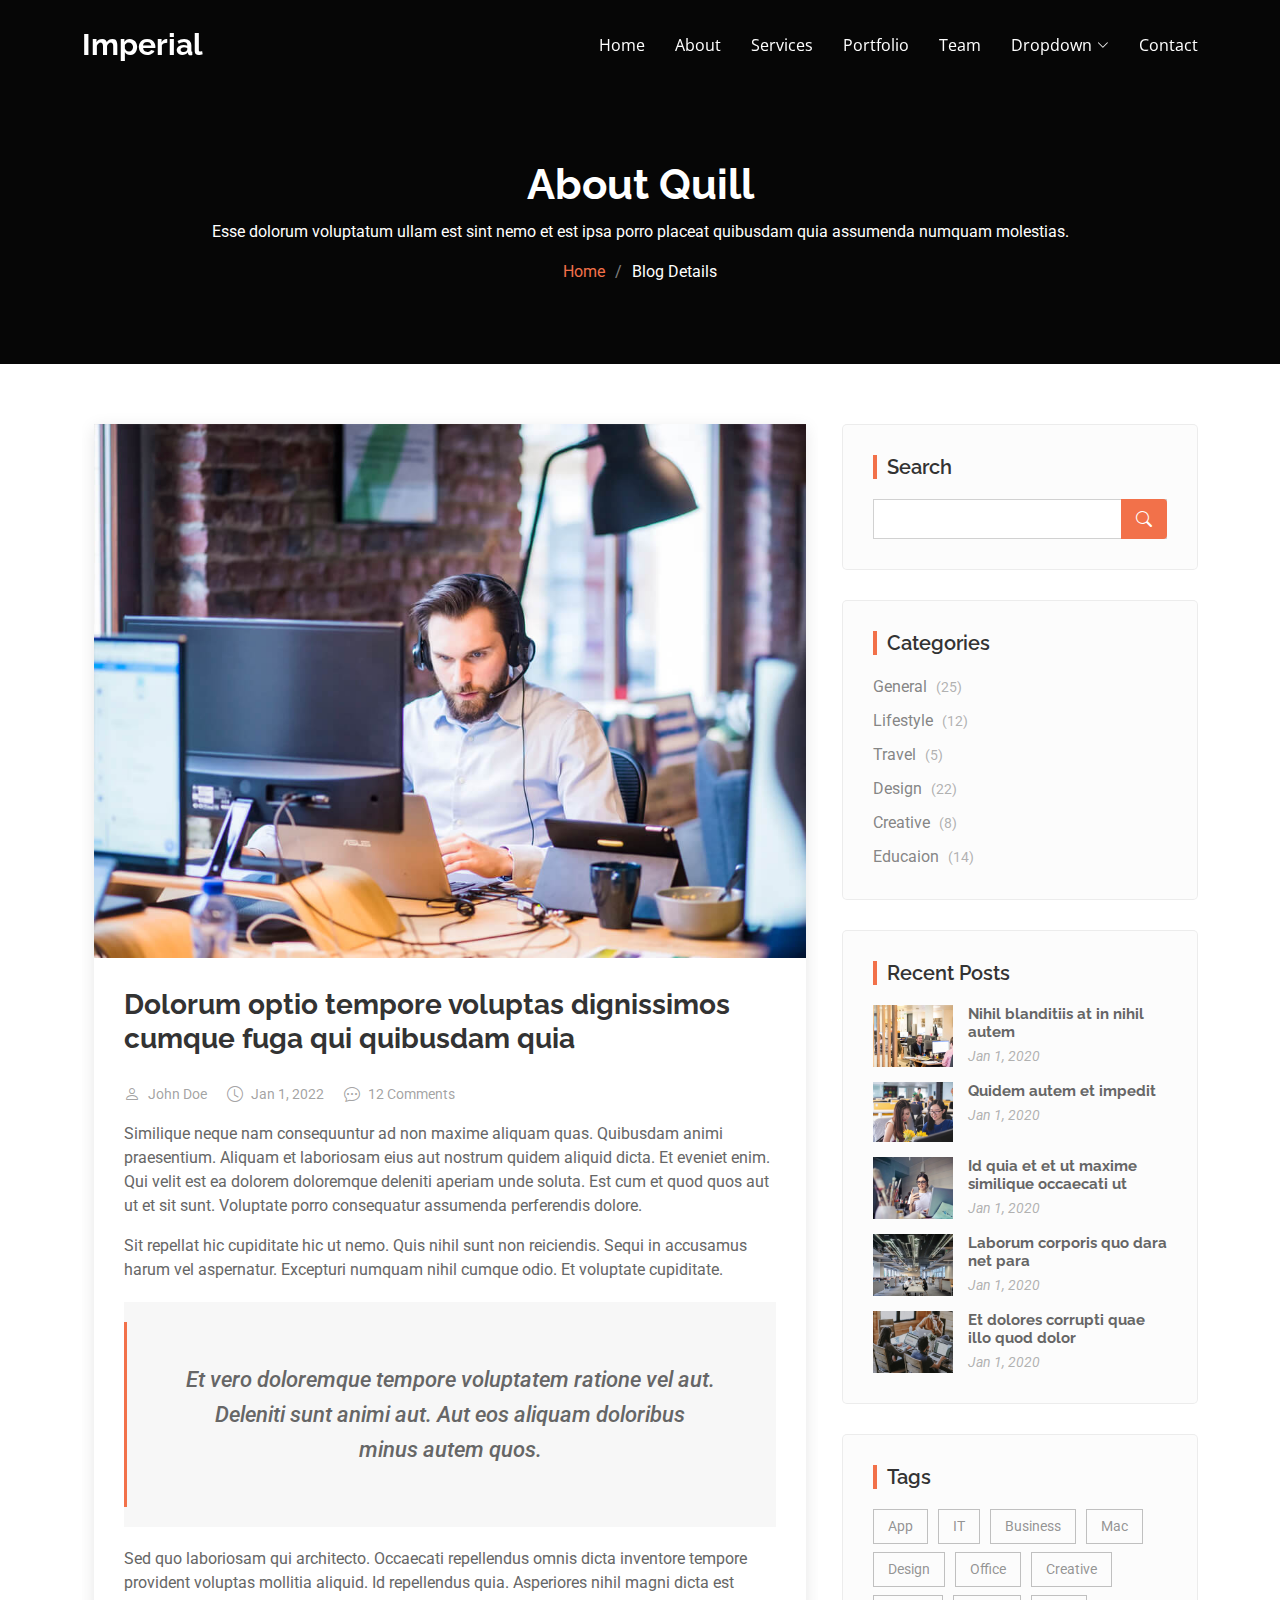
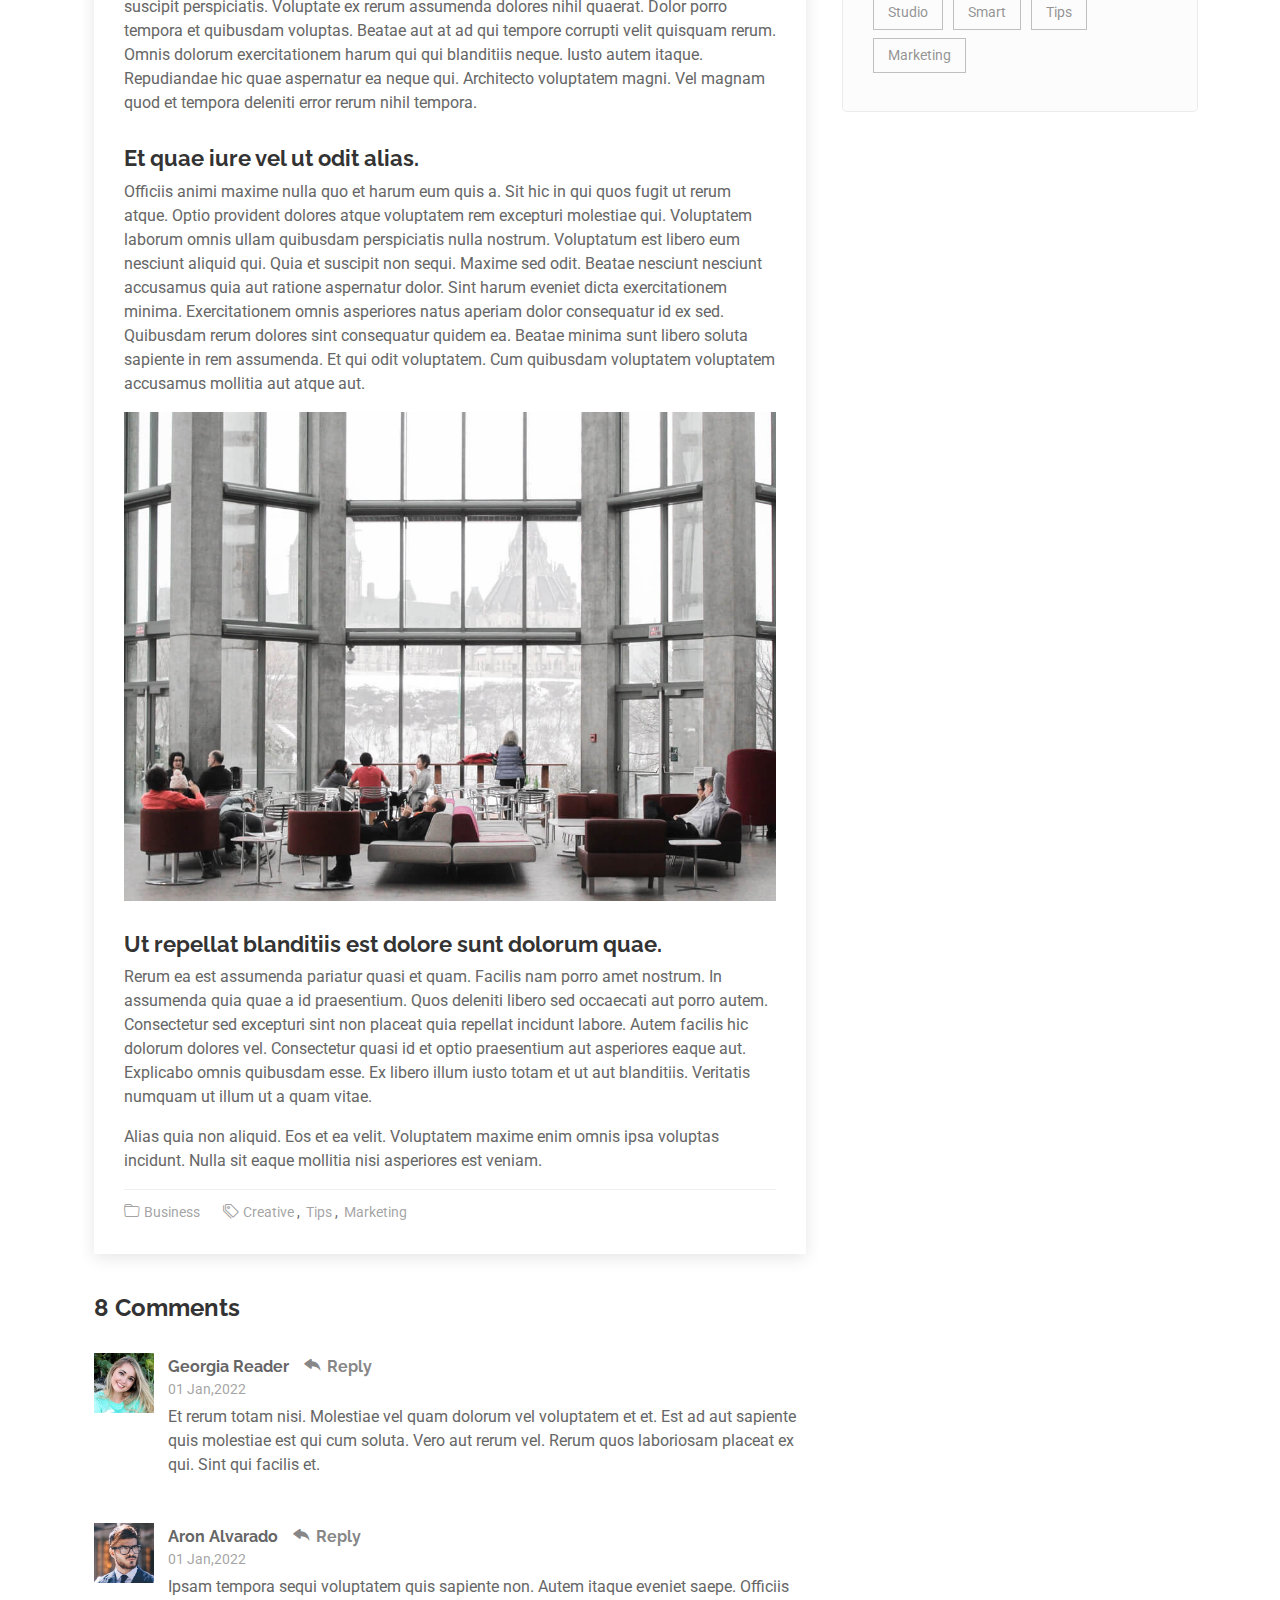
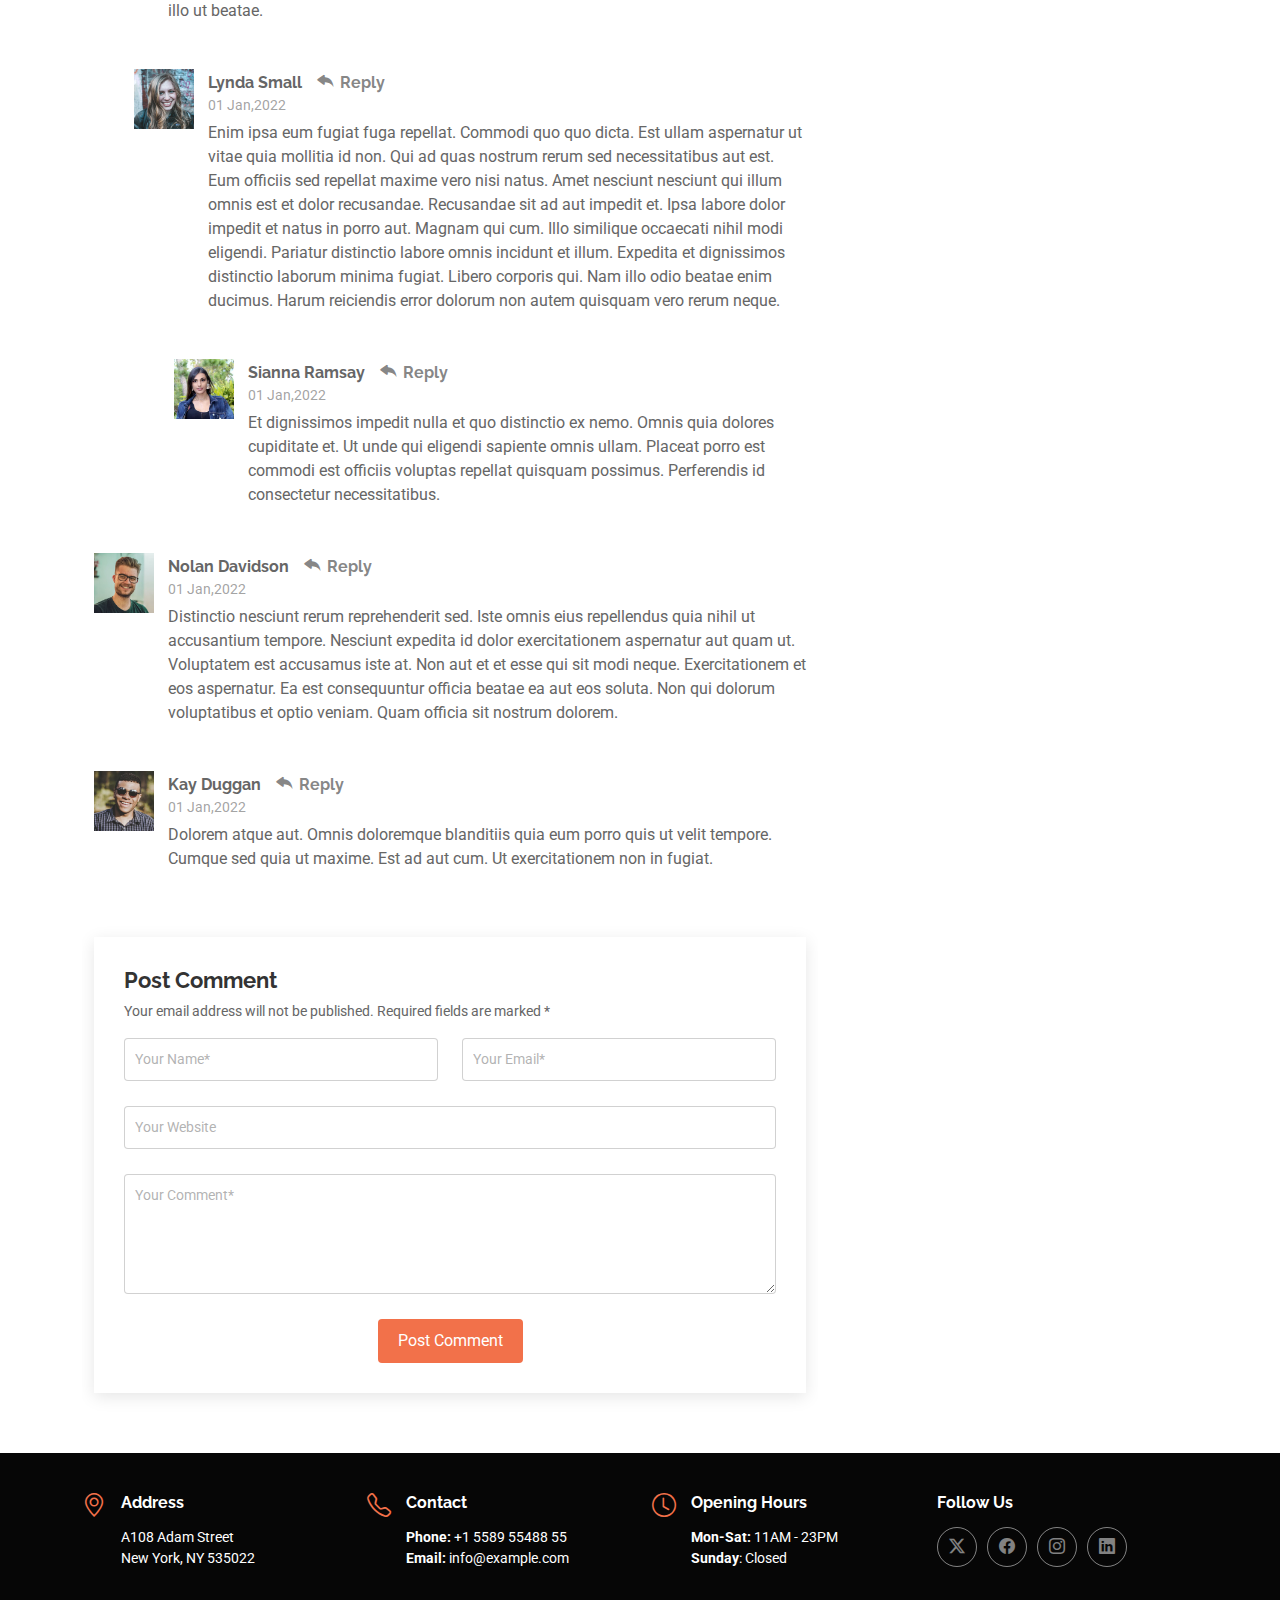
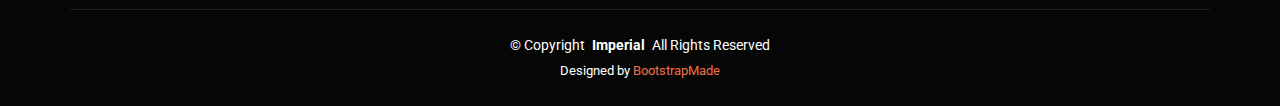
<file: about-us-page.html>
<!DOCTYPE html>
<html lang="en">

<head>
  <meta charset="utf-8">
  <meta content="width=device-width, initial-scale=1.0" name="viewport">
  <title>Blog Details - Imperial Bootstrap Template</title>
  <meta name="description" content="">
  <meta name="keywords" content="">

  <!-- Favicons -->
  <link href="assets/img/favicon.png" rel="icon">
  <link href="assets/img/apple-touch-icon.png" rel="apple-touch-icon">

  <!-- Fonts -->
  <link href="https://fonts.googleapis.com" rel="preconnect">
  <link href="https://fonts.gstatic.com" rel="preconnect" crossorigin>
  <link href="https://fonts.googleapis.com/css2?family=Roboto:ital,wght@0,100;0,300;0,400;0,500;0,700;0,900;1,100;1,300;1,400;1,500;1,700;1,900&family=Open+Sans:ital,wght@0,300;0,400;0,500;0,600;0,700;0,800;1,300;1,400;1,500;1,600;1,700;1,800&family=Raleway:ital,wght@0,100;0,200;0,300;0,400;0,500;0,600;0,700;0,800;0,900;1,100;1,200;1,300;1,400;1,500;1,600;1,700;1,800;1,900&display=swap" rel="stylesheet">

  <!-- Vendor CSS Files -->
  <link href="assets/vendor/bootstrap/css/bootstrap.min.css" rel="stylesheet">
  <link href="assets/vendor/bootstrap-icons/bootstrap-icons.css" rel="stylesheet">
  <link href="assets/vendor/aos/aos.css" rel="stylesheet">
  <link href="assets/vendor/glightbox/css/glightbox.min.css" rel="stylesheet">
  <link href="assets/vendor/swiper/swiper-bundle.min.css" rel="stylesheet">

  <!-- Main CSS File -->
  <link href="assets/css/main.css" rel="stylesheet">

  <!-- =======================================================
  * Template Name: Imperial
  * Template URL: https://bootstrapmade.com/imperial-free-onepage-bootstrap-theme/
  * Updated: Oct 08 2024 with Bootstrap v5.3.3
  * Author: BootstrapMade.com
  * License: https://bootstrapmade.com/license/
  ======================================================== -->
</head>

<body class="blog-details-page">

  <header id="header" class="header d-flex align-items-center fixed-top">
    <div class="container-fluid container-xl position-relative d-flex align-items-center justify-content-between">

      <a href="index.html" class="logo d-flex align-items-center">
        <!-- Uncomment the line below if you also wish to use an image logo -->
        <!-- <img src="assets/img/logo-2.png" alt=""> -->
        <h1 class="sitename">Imperial</h1>
      </a>

      <nav id="navmenu" class="navmenu">
        <ul>
          <li><a href="#hero">Home</a></li>
          <li><a href="#about">About</a></li>
          <li><a href="#services">Services</a></li>
          <li><a href="#portfolio">Portfolio</a></li>
          <li><a href="#team">Team</a></li>
          <li class="dropdown"><a href="#"><span>Dropdown</span> <i class="bi bi-chevron-down toggle-dropdown"></i></a>
            <ul>
              <li><a href="#">Dropdown 1</a></li>
              <li class="dropdown"><a href="#"><span>Deep Dropdown</span> <i class="bi bi-chevron-down toggle-dropdown"></i></a>
                <ul>
                  <li><a href="#">Deep Dropdown 1</a></li>
                  <li><a href="#">Deep Dropdown 2</a></li>
                  <li><a href="#">Deep Dropdown 3</a></li>
                  <li><a href="#">Deep Dropdown 4</a></li>
                  <li><a href="#">Deep Dropdown 5</a></li>
                </ul>
              </li>
              <li><a href="#">Dropdown 2</a></li>
              <li><a href="#">Dropdown 3</a></li>
              <li><a href="#">Dropdown 4</a></li>
            </ul>
          </li>
          <li><a href="#contact">Contact</a></li>
        </ul>
        <i class="mobile-nav-toggle d-xl-none bi bi-list"></i>
      </nav>

    </div>
  </header>

  <main class="main">

    <!-- Page Title -->
    <div class="page-title dark-background">
      <div class="container position-relative">
        <h1>About Quill</h1>
        <p>Esse dolorum voluptatum ullam est sint nemo et est ipsa porro placeat quibusdam quia assumenda numquam molestias.</p>
        <nav class="breadcrumbs">
          <ol>
            <li><a href="index.html">Home</a></li>
            <li class="current">Blog Details</li>
          </ol>
        </nav>
      </div>
    </div><!-- End Page Title -->

    <div class="container">
      <div class="row">

        <div class="col-lg-8">

          <!-- Blog Details Section -->
          <section id="blog-details" class="blog-details section">
            <div class="container">

              <article class="article">

                <div class="post-img">
                  <img src="assets/img/blog/blog-1.jpg" alt="" class="img-fluid">
                </div>

                <h2 class="title">Dolorum optio tempore voluptas dignissimos cumque fuga qui quibusdam quia</h2>

                <div class="meta-top">
                  <ul>
                    <li class="d-flex align-items-center"><i class="bi bi-person"></i> <a href="blog-details.html">John Doe</a></li>
                    <li class="d-flex align-items-center"><i class="bi bi-clock"></i> <a href="blog-details.html"><time datetime="2020-01-01">Jan 1, 2022</time></a></li>
                    <li class="d-flex align-items-center"><i class="bi bi-chat-dots"></i> <a href="blog-details.html">12 Comments</a></li>
                  </ul>
                </div><!-- End meta top -->

                <div class="content">
                  <p>
                    Similique neque nam consequuntur ad non maxime aliquam quas. Quibusdam animi praesentium. Aliquam et laboriosam eius aut nostrum quidem aliquid dicta.
                    Et eveniet enim. Qui velit est ea dolorem doloremque deleniti aperiam unde soluta. Est cum et quod quos aut ut et sit sunt. Voluptate porro consequatur assumenda perferendis dolore.
                  </p>

                  <p>
                    Sit repellat hic cupiditate hic ut nemo. Quis nihil sunt non reiciendis. Sequi in accusamus harum vel aspernatur. Excepturi numquam nihil cumque odio. Et voluptate cupiditate.
                  </p>

                  <blockquote>
                    <p>
                      Et vero doloremque tempore voluptatem ratione vel aut. Deleniti sunt animi aut. Aut eos aliquam doloribus minus autem quos.
                    </p>
                  </blockquote>

                  <p>
                    Sed quo laboriosam qui architecto. Occaecati repellendus omnis dicta inventore tempore provident voluptas mollitia aliquid. Id repellendus quia. Asperiores nihil magni dicta est suscipit perspiciatis. Voluptate ex rerum assumenda dolores nihil quaerat.
                    Dolor porro tempora et quibusdam voluptas. Beatae aut at ad qui tempore corrupti velit quisquam rerum. Omnis dolorum exercitationem harum qui qui blanditiis neque.
                    Iusto autem itaque. Repudiandae hic quae aspernatur ea neque qui. Architecto voluptatem magni. Vel magnam quod et tempora deleniti error rerum nihil tempora.
                  </p>

                  <h3>Et quae iure vel ut odit alias.</h3>
                  <p>
                    Officiis animi maxime nulla quo et harum eum quis a. Sit hic in qui quos fugit ut rerum atque. Optio provident dolores atque voluptatem rem excepturi molestiae qui. Voluptatem laborum omnis ullam quibusdam perspiciatis nulla nostrum. Voluptatum est libero eum nesciunt aliquid qui.
                    Quia et suscipit non sequi. Maxime sed odit. Beatae nesciunt nesciunt accusamus quia aut ratione aspernatur dolor. Sint harum eveniet dicta exercitationem minima. Exercitationem omnis asperiores natus aperiam dolor consequatur id ex sed. Quibusdam rerum dolores sint consequatur quidem ea.
                    Beatae minima sunt libero soluta sapiente in rem assumenda. Et qui odit voluptatem. Cum quibusdam voluptatem voluptatem accusamus mollitia aut atque aut.
                  </p>
                  <img src="assets/img/blog/blog-inside-post.jpg" class="img-fluid" alt="">

                  <h3>Ut repellat blanditiis est dolore sunt dolorum quae.</h3>
                  <p>
                    Rerum ea est assumenda pariatur quasi et quam. Facilis nam porro amet nostrum. In assumenda quia quae a id praesentium. Quos deleniti libero sed occaecati aut porro autem. Consectetur sed excepturi sint non placeat quia repellat incidunt labore. Autem facilis hic dolorum dolores vel.
                    Consectetur quasi id et optio praesentium aut asperiores eaque aut. Explicabo omnis quibusdam esse. Ex libero illum iusto totam et ut aut blanditiis. Veritatis numquam ut illum ut a quam vitae.
                  </p>
                  <p>
                    Alias quia non aliquid. Eos et ea velit. Voluptatem maxime enim omnis ipsa voluptas incidunt. Nulla sit eaque mollitia nisi asperiores est veniam.
                  </p>

                </div><!-- End post content -->

                <div class="meta-bottom">
                  <i class="bi bi-folder"></i>
                  <ul class="cats">
                    <li><a href="#">Business</a></li>
                  </ul>

                  <i class="bi bi-tags"></i>
                  <ul class="tags">
                    <li><a href="#">Creative</a></li>
                    <li><a href="#">Tips</a></li>
                    <li><a href="#">Marketing</a></li>
                  </ul>
                </div><!-- End meta bottom -->

              </article>

            </div>
          </section><!-- /Blog Details Section -->

          <!-- Blog Comments Section -->
          <section id="blog-comments" class="blog-comments section">

            <div class="container">

              <h4 class="comments-count">8 Comments</h4>

              <div id="comment-1" class="comment">
                <div class="d-flex">
                  <div class="comment-img"><img src="assets/img/blog/comments-1.jpg" alt=""></div>
                  <div>
                    <h5><a href="">Georgia Reader</a> <a href="#" class="reply"><i class="bi bi-reply-fill"></i> Reply</a></h5>
                    <time datetime="2020-01-01">01 Jan,2022</time>
                    <p>
                      Et rerum totam nisi. Molestiae vel quam dolorum vel voluptatem et et. Est ad aut sapiente quis molestiae est qui cum soluta.
                      Vero aut rerum vel. Rerum quos laboriosam placeat ex qui. Sint qui facilis et.
                    </p>
                  </div>
                </div>
              </div><!-- End comment #1 -->

              <div id="comment-2" class="comment">
                <div class="d-flex">
                  <div class="comment-img"><img src="assets/img/blog/comments-2.jpg" alt=""></div>
                  <div>
                    <h5><a href="">Aron Alvarado</a> <a href="#" class="reply"><i class="bi bi-reply-fill"></i> Reply</a></h5>
                    <time datetime="2020-01-01">01 Jan,2022</time>
                    <p>
                      Ipsam tempora sequi voluptatem quis sapiente non. Autem itaque eveniet saepe. Officiis illo ut beatae.
                    </p>
                  </div>
                </div>

                <div id="comment-reply-1" class="comment comment-reply">
                  <div class="d-flex">
                    <div class="comment-img"><img src="assets/img/blog/comments-3.jpg" alt=""></div>
                    <div>
                      <h5><a href="">Lynda Small</a> <a href="#" class="reply"><i class="bi bi-reply-fill"></i> Reply</a></h5>
                      <time datetime="2020-01-01">01 Jan,2022</time>
                      <p>
                        Enim ipsa eum fugiat fuga repellat. Commodi quo quo dicta. Est ullam aspernatur ut vitae quia mollitia id non. Qui ad quas nostrum rerum sed necessitatibus aut est. Eum officiis sed repellat maxime vero nisi natus. Amet nesciunt nesciunt qui illum omnis est et dolor recusandae.

                        Recusandae sit ad aut impedit et. Ipsa labore dolor impedit et natus in porro aut. Magnam qui cum. Illo similique occaecati nihil modi eligendi. Pariatur distinctio labore omnis incidunt et illum. Expedita et dignissimos distinctio laborum minima fugiat.

                        Libero corporis qui. Nam illo odio beatae enim ducimus. Harum reiciendis error dolorum non autem quisquam vero rerum neque.
                      </p>
                    </div>
                  </div>

                  <div id="comment-reply-2" class="comment comment-reply">
                    <div class="d-flex">
                      <div class="comment-img"><img src="assets/img/blog/comments-4.jpg" alt=""></div>
                      <div>
                        <h5><a href="">Sianna Ramsay</a> <a href="#" class="reply"><i class="bi bi-reply-fill"></i> Reply</a></h5>
                        <time datetime="2020-01-01">01 Jan,2022</time>
                        <p>
                          Et dignissimos impedit nulla et quo distinctio ex nemo. Omnis quia dolores cupiditate et. Ut unde qui eligendi sapiente omnis ullam. Placeat porro est commodi est officiis voluptas repellat quisquam possimus. Perferendis id consectetur necessitatibus.
                        </p>
                      </div>
                    </div>

                  </div><!-- End comment reply #2-->

                </div><!-- End comment reply #1-->

              </div><!-- End comment #2-->

              <div id="comment-3" class="comment">
                <div class="d-flex">
                  <div class="comment-img"><img src="assets/img/blog/comments-5.jpg" alt=""></div>
                  <div>
                    <h5><a href="">Nolan Davidson</a> <a href="#" class="reply"><i class="bi bi-reply-fill"></i> Reply</a></h5>
                    <time datetime="2020-01-01">01 Jan,2022</time>
                    <p>
                      Distinctio nesciunt rerum reprehenderit sed. Iste omnis eius repellendus quia nihil ut accusantium tempore. Nesciunt expedita id dolor exercitationem aspernatur aut quam ut. Voluptatem est accusamus iste at.
                      Non aut et et esse qui sit modi neque. Exercitationem et eos aspernatur. Ea est consequuntur officia beatae ea aut eos soluta. Non qui dolorum voluptatibus et optio veniam. Quam officia sit nostrum dolorem.
                    </p>
                  </div>
                </div>

              </div><!-- End comment #3 -->

              <div id="comment-4" class="comment">
                <div class="d-flex">
                  <div class="comment-img"><img src="assets/img/blog/comments-6.jpg" alt=""></div>
                  <div>
                    <h5><a href="">Kay Duggan</a> <a href="#" class="reply"><i class="bi bi-reply-fill"></i> Reply</a></h5>
                    <time datetime="2020-01-01">01 Jan,2022</time>
                    <p>
                      Dolorem atque aut. Omnis doloremque blanditiis quia eum porro quis ut velit tempore. Cumque sed quia ut maxime. Est ad aut cum. Ut exercitationem non in fugiat.
                    </p>
                  </div>
                </div>

              </div><!-- End comment #4 -->

            </div>

          </section><!-- /Blog Comments Section -->

          <!-- Comment Form Section -->
          <section id="comment-form" class="comment-form section">
            <div class="container">

              <form action="">

                <h4>Post Comment</h4>
                <p>Your email address will not be published. Required fields are marked * </p>
                <div class="row">
                  <div class="col-md-6 form-group">
                    <input name="name" type="text" class="form-control" placeholder="Your Name*">
                  </div>
                  <div class="col-md-6 form-group">
                    <input name="email" type="text" class="form-control" placeholder="Your Email*">
                  </div>
                </div>
                <div class="row">
                  <div class="col form-group">
                    <input name="website" type="text" class="form-control" placeholder="Your Website">
                  </div>
                </div>
                <div class="row">
                  <div class="col form-group">
                    <textarea name="comment" class="form-control" placeholder="Your Comment*"></textarea>
                  </div>
                </div>

                <div class="text-center">
                  <button type="submit" class="btn btn-primary">Post Comment</button>
                </div>

              </form>

            </div>
          </section><!-- /Comment Form Section -->

        </div>

        <div class="col-lg-4 sidebar">

          <div class="widgets-container">

            <!-- Search Widget -->
            <div class="search-widget widget-item">

              <h3 class="widget-title">Search</h3>
              <form action="">
                <input type="text">
                <button type="submit" title="Search"><i class="bi bi-search"></i></button>
              </form>

            </div><!--/Search Widget -->

            <!-- Categories Widget -->
            <div class="categories-widget widget-item">

              <h3 class="widget-title">Categories</h3>
              <ul class="mt-3">
                <li><a href="#">General <span>(25)</span></a></li>
                <li><a href="#">Lifestyle <span>(12)</span></a></li>
                <li><a href="#">Travel <span>(5)</span></a></li>
                <li><a href="#">Design <span>(22)</span></a></li>
                <li><a href="#">Creative <span>(8)</span></a></li>
                <li><a href="#">Educaion <span>(14)</span></a></li>
              </ul>

            </div><!--/Categories Widget -->

            <!-- Recent Posts Widget -->
            <div class="recent-posts-widget widget-item">

              <h3 class="widget-title">Recent Posts</h3>

              <div class="post-item">
                <img src="assets/img/blog/blog-recent-1.jpg" alt="" class="flex-shrink-0">
                <div>
                  <h4><a href="blog-details.html">Nihil blanditiis at in nihil autem</a></h4>
                  <time datetime="2020-01-01">Jan 1, 2020</time>
                </div>
              </div><!-- End recent post item-->

              <div class="post-item">
                <img src="assets/img/blog/blog-recent-2.jpg" alt="" class="flex-shrink-0">
                <div>
                  <h4><a href="blog-details.html">Quidem autem et impedit</a></h4>
                  <time datetime="2020-01-01">Jan 1, 2020</time>
                </div>
              </div><!-- End recent post item-->

              <div class="post-item">
                <img src="assets/img/blog/blog-recent-3.jpg" alt="" class="flex-shrink-0">
                <div>
                  <h4><a href="blog-details.html">Id quia et et ut maxime similique occaecati ut</a></h4>
                  <time datetime="2020-01-01">Jan 1, 2020</time>
                </div>
              </div><!-- End recent post item-->

              <div class="post-item">
                <img src="assets/img/blog/blog-recent-4.jpg" alt="" class="flex-shrink-0">
                <div>
                  <h4><a href="blog-details.html">Laborum corporis quo dara net para</a></h4>
                  <time datetime="2020-01-01">Jan 1, 2020</time>
                </div>
              </div><!-- End recent post item-->

              <div class="post-item">
                <img src="assets/img/blog/blog-recent-5.jpg" alt="" class="flex-shrink-0">
                <div>
                  <h4><a href="blog-details.html">Et dolores corrupti quae illo quod dolor</a></h4>
                  <time datetime="2020-01-01">Jan 1, 2020</time>
                </div>
              </div><!-- End recent post item-->

            </div><!--/Recent Posts Widget -->

            <!-- Tags Widget -->
            <div class="tags-widget widget-item">

              <h3 class="widget-title">Tags</h3>
              <ul>
                <li><a href="#">App</a></li>
                <li><a href="#">IT</a></li>
                <li><a href="#">Business</a></li>
                <li><a href="#">Mac</a></li>
                <li><a href="#">Design</a></li>
                <li><a href="#">Office</a></li>
                <li><a href="#">Creative</a></li>
                <li><a href="#">Studio</a></li>
                <li><a href="#">Smart</a></li>
                <li><a href="#">Tips</a></li>
                <li><a href="#">Marketing</a></li>
              </ul>

            </div><!--/Tags Widget -->

          </div>

        </div>

      </div>
    </div>

  </main>

  <footer id="footer" class="footer dark-background">

    <div class="container">
      <div class="row gy-3">
        <div class="col-lg-3 col-md-6 d-flex">
          <i class="bi bi-geo-alt icon"></i>
          <div class="address">
            <h4>Address</h4>
            <p>A108 Adam Street</p>
            <p>New York, NY 535022</p>
            <p></p>
          </div>

        </div>

        <div class="col-lg-3 col-md-6 d-flex">
          <i class="bi bi-telephone icon"></i>
          <div>
            <h4>Contact</h4>
            <p>
              <strong>Phone:</strong> <span>+1 5589 55488 55</span><br>
              <strong>Email:</strong> <span>info@example.com</span><br>
            </p>
          </div>
        </div>

        <div class="col-lg-3 col-md-6 d-flex">
          <i class="bi bi-clock icon"></i>
          <div>
            <h4>Opening Hours</h4>
            <p>
              <strong>Mon-Sat:</strong> <span>11AM - 23PM</span><br>
              <strong>Sunday</strong>: <span>Closed</span>
            </p>
          </div>
        </div>

        <div class="col-lg-3 col-md-6">
          <h4>Follow Us</h4>
          <div class="social-links d-flex">
            <a href="#" class="twitter"><i class="bi bi-twitter-x"></i></a>
            <a href="#" class="facebook"><i class="bi bi-facebook"></i></a>
            <a href="#" class="instagram"><i class="bi bi-instagram"></i></a>
            <a href="#" class="linkedin"><i class="bi bi-linkedin"></i></a>
          </div>
        </div>

      </div>
    </div>

    <div class="container copyright text-center mt-4">
      <p>© <span>Copyright</span> <strong class="px-1 sitename">Imperial</strong> <span>All Rights Reserved</span></p>
      <div class="credits">
        <!-- All the links in the footer should remain intact. -->
        <!-- You can delete the links only if you've purchased the pro version. -->
        <!-- Licensing information: https://bootstrapmade.com/license/ -->
        <!-- Purchase the pro version with working PHP/AJAX contact form: [buy-url] -->
        Designed by <a href="https://bootstrapmade.com/">BootstrapMade</a>
      </div>
    </div>

  </footer>

  <!-- Scroll Top -->
  <a href="#" id="scroll-top" class="scroll-top d-flex align-items-center justify-content-center"><i class="bi bi-arrow-up-short"></i></a>

  <!-- Preloader -->
  <div id="preloader"></div>

  <!-- Vendor JS Files -->
  <script src="assets/vendor/bootstrap/js/bootstrap.bundle.min.js"></script>
  <script src="assets/vendor/php-email-form/validate.js"></script>
  <script src="assets/vendor/aos/aos.js"></script>
  <script src="assets/vendor/typed.js/typed.umd.js"></script>
  <script src="assets/vendor/glightbox/js/glightbox.min.js"></script>
  <script src="assets/vendor/imagesloaded/imagesloaded.pkgd.min.js"></script>
  <script src="assets/vendor/isotope-layout/isotope.pkgd.min.js"></script>
  <script src="assets/vendor/swiper/swiper-bundle.min.js"></script>

  <!-- Main JS File -->
  <script src="assets/js/main.js"></script>

</body>

</html>
</file>
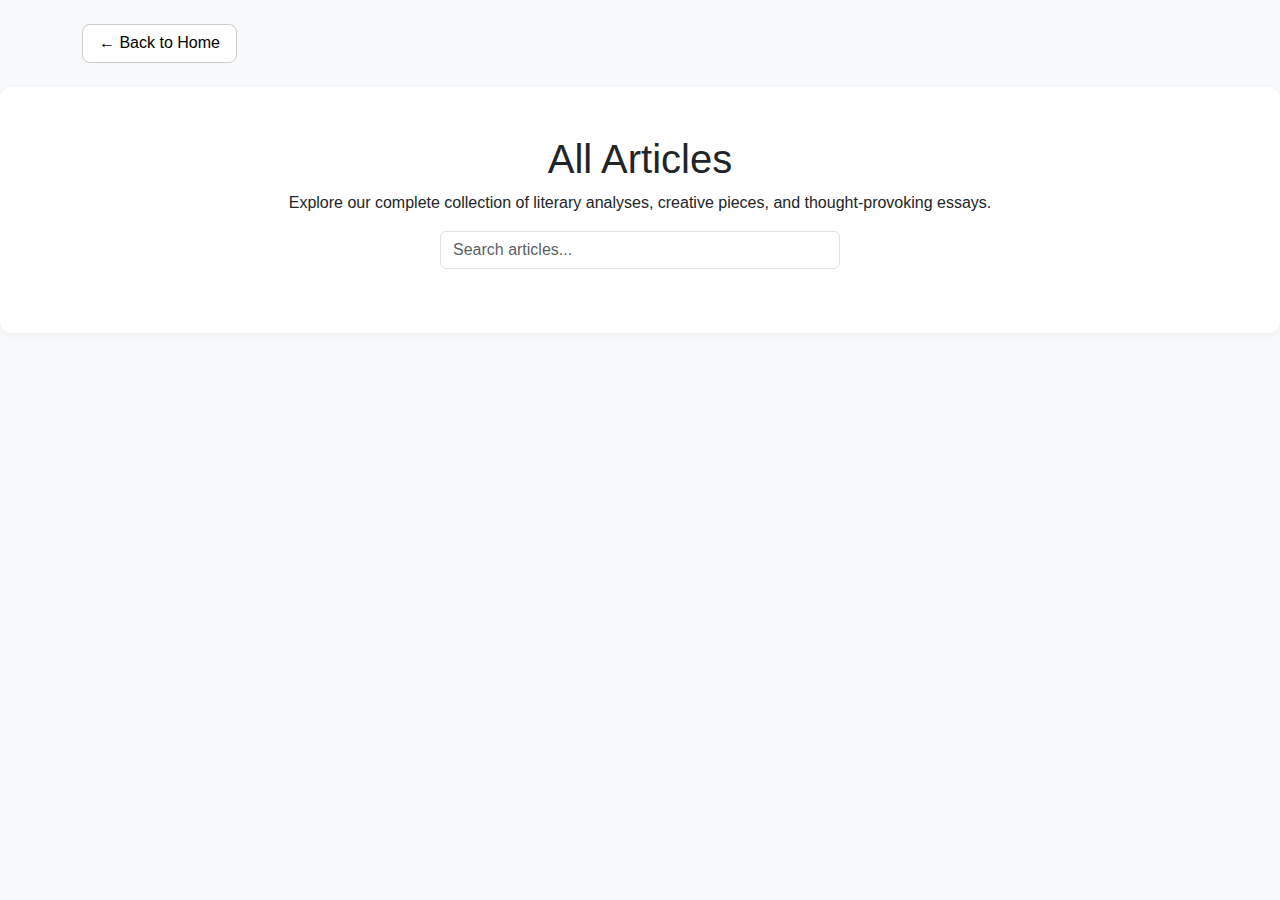
<file: allarticles.html>
<!DOCTYPE html>
<html lang="en">
<head>
  <meta charset="UTF-8">
  <meta name="viewport" content="width=device-width, initial-scale=1.0">
  <title>All Articles - MIT Quill</title>
  <link href="https://cdn.jsdelivr.net/npm/bootstrap@5.3.2/dist/css/bootstrap.min.css" rel="stylesheet">
  <link href="https://cdn.jsdelivr.net/npm/bootstrap-icons@1.11.1/font/bootstrap-icons.css" rel="stylesheet">
  <style>
    body {
      font-family: 'Roboto', sans-serif;
      background-color: #f8f9fa;
    }

    .page-header {
      padding: 3rem 1rem 2rem;
      text-align: center;
      background-color: #fff;
      margin-bottom: 2rem;
      box-shadow: 0 2px 8px rgba(0,0,0,0.05);
      border-radius: 12px;
    }

    .search-bar {
      max-width: 400px;
      margin: 1rem auto 2rem;
    }

    /* Article: editorial look */
    .article-card {
      border-radius: 12px;
      transition: transform 0.3s ease, box-shadow 0.3s ease;
      background-color: #ffffff;
      border: 1px solid #ececec;
      border-left: 4px solid #FFD700;
      max-width: 520px;
    }
    .article-card:hover {
      transform: translateY(-4px);
      box-shadow: 0 10px 24px rgba(0,0,0,0.10);
    }
    .article-headline { font-family: Georgia, 'Times New Roman', serif; font-weight: 700; letter-spacing: .2px; }
    .article-meta { font-size: .875rem; color: #6c757d; }

    .badge-category {
      color: #FFD700; /* Gold text */
      background-color: #fff8dc; /* Light gold background */
    }

    .article-text {
      margin-top: 0.5rem;
      margin-bottom: 0.5rem;
    }

    .author-date {
      font-size: 0.85rem;
      color: #6c757d;
      margin-bottom: 0.5rem;
    }

    .btn-read {
      font-size: 0.85rem;
      padding: 0.35rem 0.75rem;
      border-radius: 8px;
      transition: background-color 0.3s, color 0.3s;
    }
    .btn-read:hover {
      background-color: #fff8dc;
      border-color: #FFD700;
      color: black;
    }
    .back-home-btn {
  color: #000;
  background-color: #fff;
  border: 1px solid #ccc;
  border-radius: 8px;
  padding: 0.4rem 1rem;
  transition: all 0.3s;
  text-decoration: none;
}

.back-home-btn:hover {
  background-color: #fff8dc; /* light gold */
  border-color: #FFD700;
  color: #000;
  text-decoration: none;
}
  </style>
</head>
<body>
<!-- Back to Home -->
<div class="container my-4">
  <a href="index.html" class="btn btn-outline-secondary back-home-btn">
    &larr; Back to Home
  </a>
</div>
  <!-- Page Header -->
  <div class="page-header">
    <h1>All Articles</h1>
    <p>Explore our complete collection of literary analyses, creative pieces, and thought-provoking essays.</p>
    <input type="text" id="articleSearch" class="form-control search-bar" placeholder="Search articles...">
  </div>

  <!-- Articles Grid -->
  <div class="container">
    <div class="row g-4 justify-content-center" id="articlesRow"></div>
    <div class="text-center text-muted my-4" id="articlesEmpty" style="display:none;">No results</div>
  </div>

  <!-- Bootstrap JS -->
  <script src="https://cdn.jsdelivr.net/npm/bootstrap@5.3.2/dist/js/bootstrap.bundle.min.js"></script>
  <script>
    (function() {
      const SHEET_ID = '1sBiQwlh3i44CiOOMk4M13aPPnE2-sc2pPIGFxl46Sow';
      const SHEET_NAME = 'Sheet1';
      const GVIZ_URL = `https://docs.google.com/spreadsheets/d/${SHEET_ID}/gviz/tq?tqx=out:json&sheet=${encodeURIComponent(SHEET_NAME)}`;

      function parseGviz(jsonpText) {
        const start = jsonpText.indexOf('(') + 1;
        const end = jsonpText.lastIndexOf(')');
        const json = JSON.parse(jsonpText.substring(start, end));
        return (json.table.rows || [])
          .filter(r => r && r.c)
          .map(r => r.c.map(c => (c && (c.f || c.v)) ? (c.f || c.v) : ''));
      }

      function formatDate(value) {
        try {
          const d = new Date(value);
          if (!isNaN(d)) {
            return d.toLocaleDateString(undefined, { year: 'numeric', month: 'long', day: 'numeric' });
          }
          return value;
        } catch (e) { return value || ''; }
      }

      function escapeHtml(str) {
        return String(str).replace(/[&<>"']/g, ch => ({'&':'&amp;','<':'&lt;','>':'&gt;','"':'&quot;','\'':'&#39;'}[ch]));
      }

      function highlight(text, query) {
        if (!query) return escapeHtml(text);
        const safe = escapeHtml(text);
        const pattern = new RegExp(`(${query.replace(/[.*+?^${}()|[\\]\\]/g, '\\$&')})`, 'ig');
        return safe.replace(pattern, '<mark>$1</mark>');
      }

      function createCard(item, id, query) {
        // Columns: 0=Heading, 1=Description, 3=Author, 4=Date
        const title = item[0] || '';
        const description = item[1] || '';
        const author = item[3] || '';
        const date = item[4] || '';
        const col = document.createElement('div');
        col.className = 'col-md-6 col-lg-6';
        col.innerHTML = `
          <div class="card article-card shadow-sm">
            <div class="card-body d-flex flex-column">
              <div class="d-flex justify-content-between mb-2">
                <span class="badge badge-category fw-bold">Article</span>
                <span class="badge bg-light text-secondary">5 min read</span>
              </div>
              <h5 class="card-title article-headline mt-1">${highlight(title, query)}</h5>
              <p class="card-text article-text">${highlight(description, query)}</p>
              <p class="author-date article-meta">${highlight(author, query)}${author && date ? ' • ' : ''}${formatDate(date)}</p>
              <a href="${item[2] ? decodeURIComponent(item[2]) : `article.html?id=${encodeURIComponent(id)}`}" class="btn btn-sm btn-outline-secondary btn-read align-self-start" target="_blank">Read Full Article</a>
            </div>
          </div>`;
        return col;
      }

      let allData = [];

      function renderList(list, query) {
        const container = document.getElementById('articlesRow');
        const empty = document.getElementById('articlesEmpty');
        container.innerHTML = '';
        if (!list.length) {
          empty.style.display = '';
          return;
        }
        empty.style.display = 'none';
        list.forEach((item, idx) => container.appendChild(createCard(item, idx, query)));
      }

      fetch(GVIZ_URL)
        .then(r => r.text())
        .then(text => parseGviz(text))
        .then(rows => {
          allData = rows.filter(r => (r[0] || '').toString().trim().length > 0 && r[0] !== 'Heading');
          renderList(allData, '');

          const input = document.getElementById('articleSearch');
          if (input) {
            input.addEventListener('input', () => {
              const q = input.value.trim();
              if (!q) { renderList(allData, ''); return; }
              const qlower = q.toLowerCase();
              const filtered = allData.filter(r =>
                (r[0]||'').toString().toLowerCase().includes(qlower) ||
                (r[1]||'').toString().toLowerCase().includes(qlower) ||
                (r[3]||'').toString().toLowerCase().includes(qlower)
              );
              renderList(filtered, q);
            });
          }
        })
        .catch(err => console.error('Failed to load articles', err));
    })();
  </script>
</body>
</html>
</file>
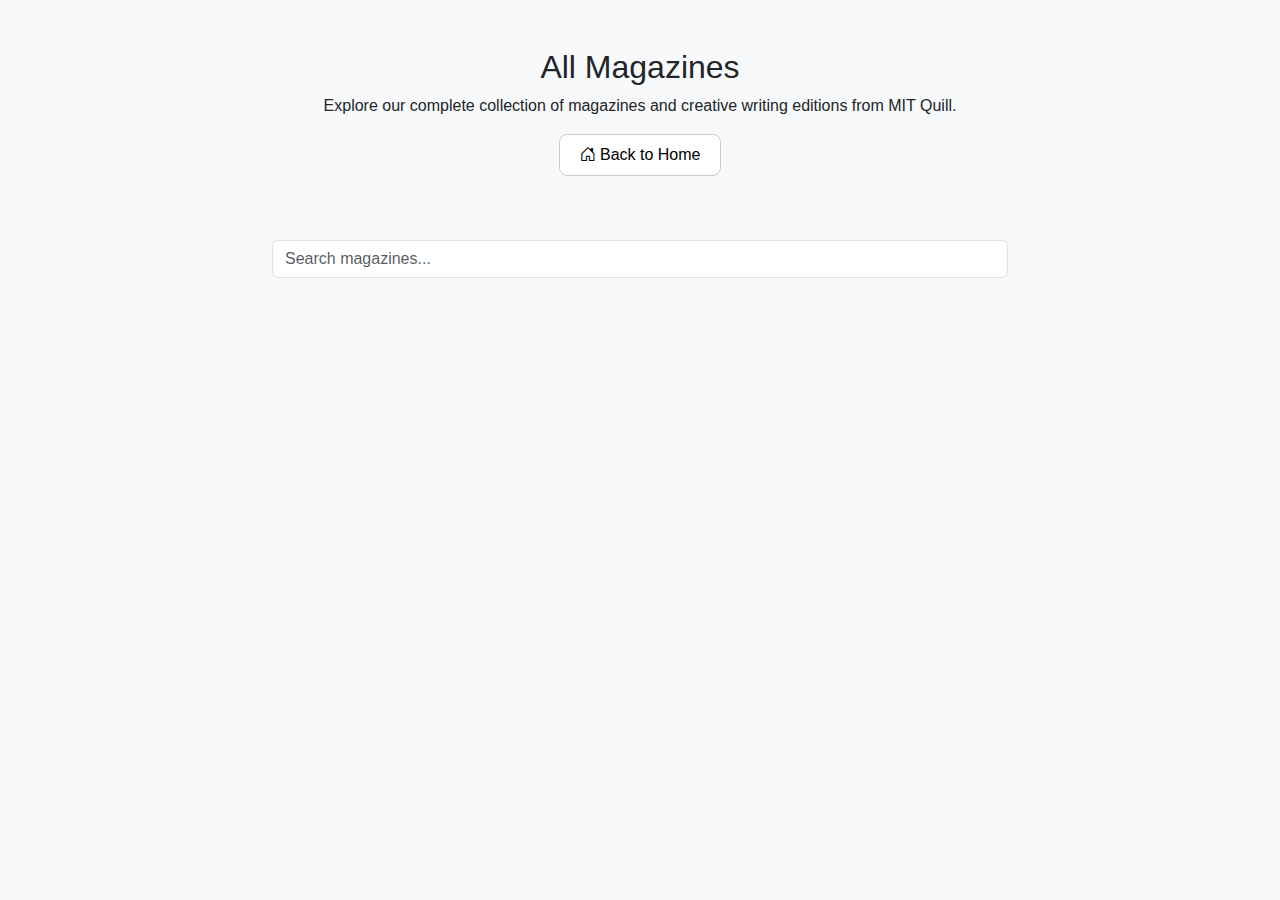
<file: allmagazine.html>
<!DOCTYPE html>
<html lang="en">
<head>
  <meta charset="UTF-8">
  <meta name="viewport" content="width=device-width, initial-scale=1.0">
  <title>All Magazines - MIT Quill</title>

  <!-- Bootstrap CSS -->
  <link href="https://cdn.jsdelivr.net/npm/bootstrap@5.3.2/dist/css/bootstrap.min.css" rel="stylesheet">
  <link href="https://cdn.jsdelivr.net/npm/bootstrap-icons@1.11.1/font/bootstrap-icons.css" rel="stylesheet">

  <!-- Custom Styles -->
  <style>
    body {
      font-family: 'Roboto', sans-serif;
      background-color: #f8f9fa;
    }

    .container-title {
      text-align: center;
      margin: 3rem 0 2rem 0;
    }

    .back-btn {
      display: inline-block;
      margin-bottom: 2rem;
      color: #000;
      background-color: #fff;
      border: 1px solid #ccc;
      border-radius: 8px;
      padding: 0.5rem 1.2rem;
      text-decoration: none;
      transition: background-color 0.3s, color 0.3s, border-color 0.3s;
    }
    .back-btn:hover {
      background-color: #fff8dc;
      border-color: #FFD700;
      color: #000;
    }

    /* Magazine: glossy cover look */
    .magazine-card {
      border-radius: 16px;
      transition: transform 0.3s ease, box-shadow 0.3s ease;
      max-width: 520px;
      margin: auto;
      background: linear-gradient(180deg, #ffffff 0%, #fffdf2 100%);
      border: 1px solid #f1e7b6;
    }
    .magazine-card:hover {
      transform: translateY(-4px);
      box-shadow: 0 12px 28px rgba(255, 215, 0, 0.18);
    }

    .badge-gold {
      color: #FFD700;
      background-color: #fff8dc;
    }

    .card-text {
      min-height: 60px;
    }

    .author-date {
      color: #6c757d;
      font-size: 0.85rem;
      margin-bottom: 0.5rem;
    }

    .read-btn {
      font-size: 0.85rem;
      padding: 0.3rem 0.6rem;
      border-radius: 8px;
      border: 1px solid #ccc;
      background-color: #fff;
      color: #000;
      text-decoration: none;
      transition: background-color 0.3s, border-color 0.3s;
    }
    .read-btn:hover {
      background-color: #fff8dc;
      border-color: #FFD700;
    }
    mark { background-color: #fff3cd; padding: 0 2px; }
  </style>
</head>

<body>

  <div class="container">
    <div class="container-title">
      <h2>All Magazines</h2>
      <p>Explore our complete collection of magazines and creative writing editions from MIT Quill.</p>
      <a href="index.html" class="back-btn"><i class="bi bi-house-door"></i> Back to Home</a>
    </div>

    <div class="row mb-3">
      <div class="col-12 col-md-8 mx-auto">
        <input id="magSearch" type="text" class="form-control" placeholder="Search magazines...">
      </div>
    </div>

    <div class="row g-4" id="magazinesRow"></div>
    <div class="text-center text-muted my-4" id="magazinesEmpty" style="display:none;">No results</div>
  </div>

  <!-- Bootstrap JS -->
  <script src="https://cdn.jsdelivr.net/npm/bootstrap@5.3.2/dist/js/bootstrap.bundle.min.js"></script>
  <script>
    (function() {
      const SHEET_ID = '16b2aV3G4dimm7ENkD6KlJklPt2bXrc9LL7lt682Jv2c';
      const SHEET_NAME = 'Sheet1';
      const GVIZ_URL = `https://docs.google.com/spreadsheets/d/${SHEET_ID}/gviz/tq?tqx=out:json&sheet=${encodeURIComponent(SHEET_NAME)}`;

      function parseGviz(jsonpText) {
        const start = jsonpText.indexOf('(') + 1;
        const end = jsonpText.lastIndexOf(')');
        const json = JSON.parse(jsonpText.substring(start, end));
        // Return rows as plain arrays by index (A=0, B=1, ...)
        return (json.table.rows || [])
          .filter(r => r && r.c)
          .map(r => r.c.map(c => (c && (c.f || c.v)) ? (c.f || c.v) : ''));
      }

      function formatDate(value) {
        try {
          const d = new Date(value);
          if (!isNaN(d)) {
            return d.toLocaleDateString(undefined, { year: 'numeric', month: 'long', day: 'numeric' });
          }
          return value;
        } catch (e) {
          return value || '';
        }
      }

      function createCard(item, id) {
        // Column mapping: 0=Heading, 1=Description, 3=Author, 4=Date
        const title = item[0] || '';
        const description = item[1] || '';
        const author = item[3] || '';
        const date = item[4] || '';
        const readTime = '';

        const col = document.createElement('div');
        col.className = 'col-md-6 col-lg-4';

        col.innerHTML = `
          <div class="card magazine-card shadow-sm p-3">
            <div class="d-flex justify-content-between mb-2">
              <span class="badge badge-gold fw-bold"><i class="bi bi-journal-richtext"></i> Magazine</span>
              <span class="badge bg-light text-secondary">${readTime || ''}</span>
            </div>
            <h5 class="card-title mt-1">${title}</h5>
            <p class="card-text">${description}</p>
            <p class="author-date">${author}${author && date ? ' • ' : ''}${formatDate(date)}</p>
            <a href="magazine.html?id=${encodeURIComponent(id)}" class="read-btn">Read Full Magazine</a>
          </div>`;
        return col;
      }

      let allData = [];

      function escapeHtml(str) {
        return String(str).replace(/[&<>"']/g, ch => ({'&':'&amp;','<':'&lt;','>':'&gt;','"':'&quot;','\'':'&#39;'}[ch]));
      }

      function highlight(text, query) {
        if (!query) return escapeHtml(text);
        const safe = escapeHtml(text);
        const pattern = new RegExp(`(${query.replace(/[.*+?^${}()|[\\]\\]/g, '\\$&')})`, 'ig');
        return safe.replace(pattern, '<mark>$1</mark>');
      }

      function renderList(list, query) {
        const container = document.getElementById('magazinesRow');
        const empty = document.getElementById('magazinesEmpty');
        container.innerHTML = '';
        if (!list.length) { empty.style.display = ''; return; }
        empty.style.display = 'none';
        list.forEach((item, idx) => {
          const title = item[0] || '';
          const description = item[1] || '';
          const author = item[3] || '';
          const date = item[4] || '';

          const col = document.createElement('div');
          col.className = 'col-md-6 col-lg-4';
          col.innerHTML = `
            <div class="card magazine-card shadow-sm p-3">
              <div class="d-flex justify-content-between mb-2">
                <span class="badge badge-gold fw-bold">Creative Writing</span>
                <span class="badge bg-light text-secondary"></span>
              </div>
              <h5 class="card-title mt-1">${highlight(title, query)}</h5>
              <p class="card-text">${highlight(description, query)}</p>
              <p class="author-date">${highlight(author, query)}${author && date ? ' • ' : ''}${formatDate(date)}</p>
              <a href="magazine.html?id=${encodeURIComponent(idx)}" class="read-btn">Read Full Magazine</a>
            </div>`;
          container.appendChild(col);
        });
      }

      function attachSearch() {
        const input = document.getElementById('magSearch');
        if (!input) return;
        input.addEventListener('input', () => {
          const q = input.value.toLowerCase().trim();
          if (!q) { renderList(allData, ''); return; }
          const filtered = allData.filter(r => {
            const title = (r[0] || '').toString().toLowerCase();
            const desc = (r[1] || '').toString().toLowerCase();
            const author = (r[3] || '').toString().toLowerCase();
            return title.includes(q) || desc.includes(q) || author.includes(q);
          });
          renderList(filtered, q);
        });
      }

      fetch(GVIZ_URL)
        .then(r => r.text())
        .then(text => parseGviz(text))
        .then(rows => {
          // Filter out empty rows and possible header row
          allData = rows.filter(r => (r[0] || '').toString().trim().length > 0 && r[0] !== 'Heading');
          renderList(allData, '');
          attachSearch();
        })
        .catch(err => {
          console.error('Failed to load magazines from Google Sheets', err);
        });
    })();
  </script>
</body>
</html>
</file>
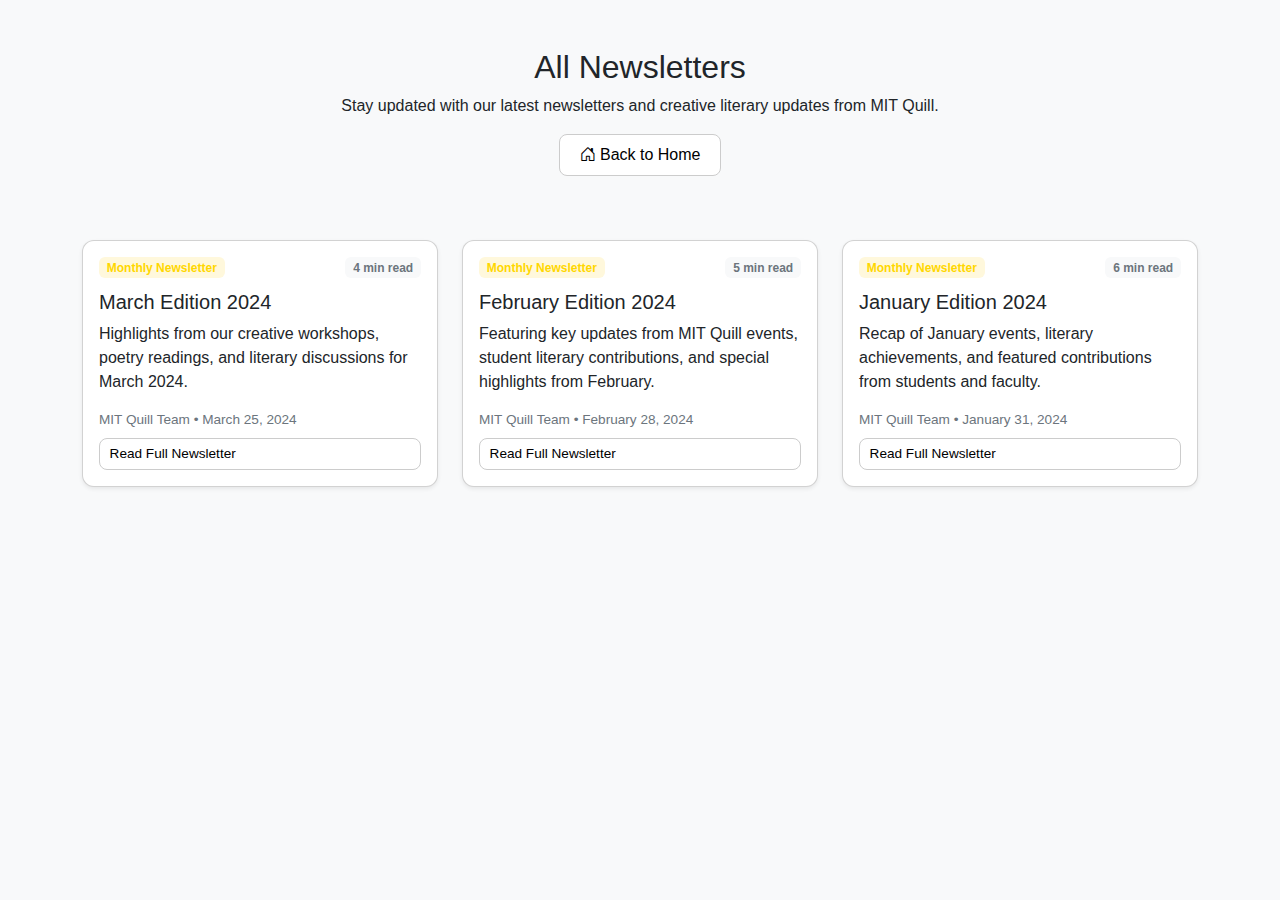
<file: allnews.html>
<!DOCTYPE html>
<html lang="en">
<head>
  <meta charset="UTF-8">
  <meta name="viewport" content="width=device-width, initial-scale=1.0">
  <title>All Newsletters - MIT Quill</title>

  <!-- Bootstrap CSS -->
  <link href="https://cdn.jsdelivr.net/npm/bootstrap@5.3.2/dist/css/bootstrap.min.css" rel="stylesheet">
  <link href="https://cdn.jsdelivr.net/npm/bootstrap-icons@1.11.1/font/bootstrap-icons.css" rel="stylesheet">

  <!-- Custom Styles -->
  <style>
    body {
      font-family: 'Roboto', sans-serif;
      background-color: #f8f9fa;
    }

    .container-title {
      text-align: center;
      margin: 3rem 0 2rem 0;
    }

    .back-btn {
      display: inline-block;
      margin-bottom: 2rem;
      color: #000;
      background-color: #fff;
      border: 1px solid #ccc;
      border-radius: 8px;
      padding: 0.5rem 1.2rem;
      text-decoration: none;
      transition: background-color 0.3s, color 0.3s, border-color 0.3s;
    }
    .back-btn:hover {
      background-color: #fff8dc;
      border-color: #FFD700;
      color: #000;
    }

    .newsletter-card {
      border-radius: 12px;
      transition: transform 0.3s ease, box-shadow 0.3s ease;
      max-width: 400px;
      margin: auto;
    }
    .newsletter-card:hover {
      transform: translateY(-4px);
      box-shadow: 0 6px 20px rgba(0,0,0,0.12);
    }

    .badge-gold {
      color: #FFD700;
      background-color: #fff8dc;
    }

    .card-text {
      min-height: 60px;
    }

    .author-date {
      color: #6c757d;
      font-size: 0.85rem;
      margin-bottom: 0.5rem;
    }

    .read-btn {
      font-size: 0.85rem;
      padding: 0.3rem 0.6rem;
      border-radius: 8px;
      border: 1px solid #ccc;
      background-color: #fff;
      color: #000;
      text-decoration: none;
      transition: background-color 0.3s, border-color 0.3s;
    }
    .read-btn:hover {
      background-color: #fff8dc;
      border-color: #FFD700;
    }
  </style>
</head>

<body>

  <div class="container">
    <div class="container-title">
      <h2>All Newsletters</h2>
      <p>Stay updated with our latest newsletters and creative literary updates from MIT Quill.</p>
      <a href="index.html" class="back-btn"><i class="bi bi-house-door"></i> Back to Home</a>
    </div>

    <div class="row g-4">
      <!-- Newsletter 1 -->
      <div class="col-md-6 col-lg-4">
        <div class="card newsletter-card shadow-sm p-3">
          <div class="d-flex justify-content-between mb-2">
            <span class="badge badge-gold fw-bold">Monthly Newsletter</span>
            <span class="badge bg-light text-secondary">4 min read</span>
          </div>
          <h5 class="card-title mt-1">March Edition 2024</h5>
          <p class="card-text">
            Highlights from our creative workshops, poetry readings, and literary discussions for March 2024.
          </p>
          <p class="author-date">MIT Quill Team • March 25, 2024</p>
          <a href="https://drive.google.com/your-newsletter-link-1" target="_blank" class="read-btn">Read Full Newsletter</a>
        </div>
      </div>

      <!-- Newsletter 2 -->
      <div class="col-md-6 col-lg-4">
        <div class="card newsletter-card shadow-sm p-3">
          <div class="d-flex justify-content-between mb-2">
            <span class="badge badge-gold fw-bold">Monthly Newsletter</span>
            <span class="badge bg-light text-secondary">5 min read</span>
          </div>
          <h5 class="card-title mt-1">February Edition 2024</h5>
          <p class="card-text">
            Featuring key updates from MIT Quill events, student literary contributions, and special highlights from February.
          </p>
          <p class="author-date">MIT Quill Team • February 28, 2024</p>
          <a href="https://drive.google.com/your-newsletter-link-2" target="_blank" class="read-btn">Read Full Newsletter</a>
        </div>
      </div>

      <!-- Newsletter 3 -->
      <div class="col-md-6 col-lg-4">
        <div class="card newsletter-card shadow-sm p-3">
          <div class="d-flex justify-content-between mb-2">
            <span class="badge badge-gold fw-bold">Monthly Newsletter</span>
            <span class="badge bg-light text-secondary">6 min read</span>
          </div>
          <h5 class="card-title mt-1">January Edition 2024</h5>
          <p class="card-text">
            Recap of January events, literary achievements, and featured contributions from students and faculty.
          </p>
          <p class="author-date">MIT Quill Team • January 31, 2024</p>
          <a href="https://drive.google.com/your-newsletter-link-3" target="_blank" class="read-btn">Read Full Newsletter</a>
        </div>
      </div>

      <!-- Add more newsletters similarly -->
    </div>
  </div>

  <!-- Bootstrap JS -->
  <script src="https://cdn.jsdelivr.net/npm/bootstrap@5.3.2/dist/js/bootstrap.bundle.min.js"></script>
</body>
</html>
</file>
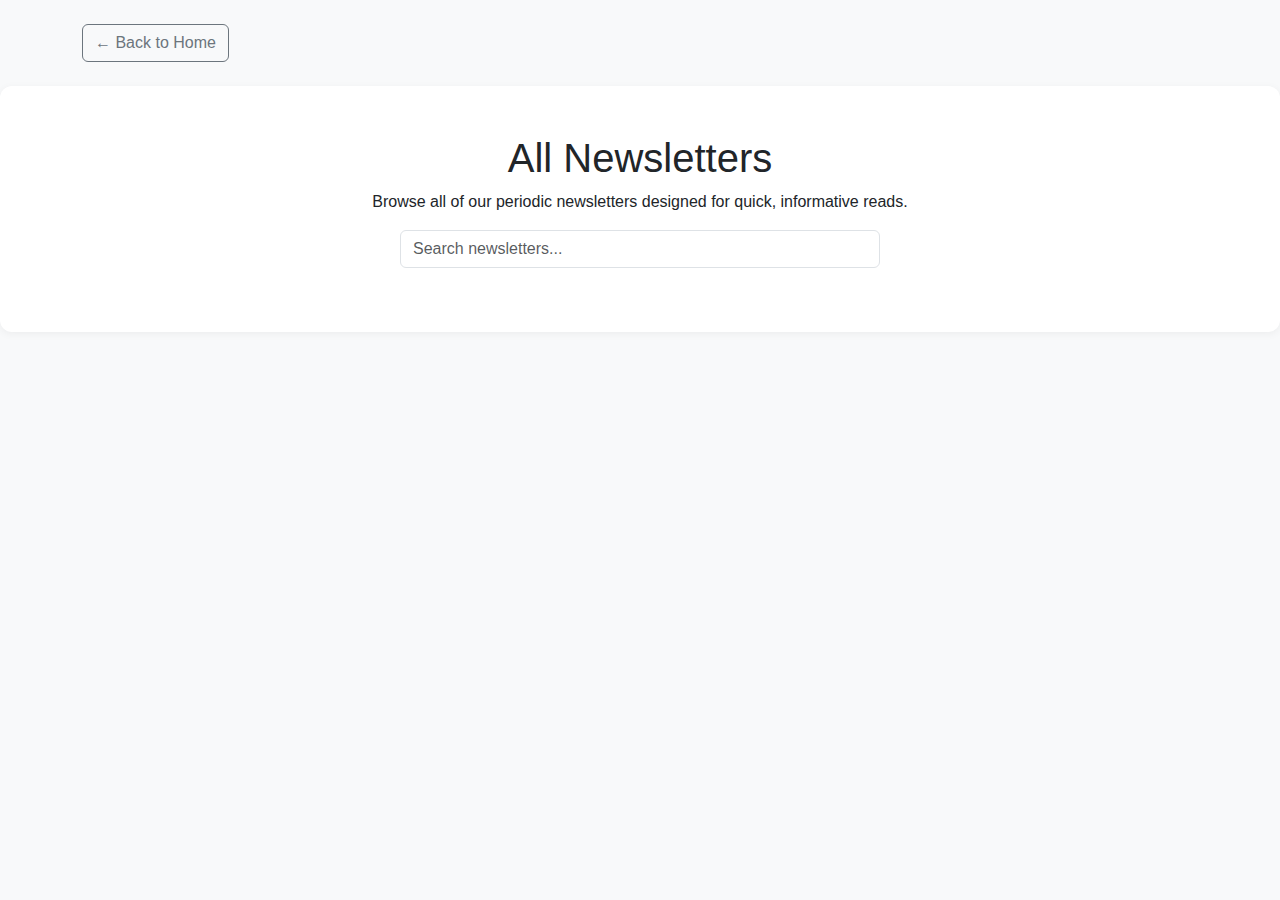
<file: allnewsletter.html>
<!DOCTYPE html>
<html lang="en">
<head>
  <meta charset="UTF-8">
  <meta name="viewport" content="width=device-width, initial-scale=1.0">
  <title>All Newsletters - MIT Quill</title>
  <link href="https://cdn.jsdelivr.net/npm/bootstrap@5.3.2/dist/css/bootstrap.min.css" rel="stylesheet">
  <link href="https://cdn.jsdelivr.net/npm/bootstrap-icons@1.11.1/font/bootstrap-icons.css" rel="stylesheet">
  <style>
    body { font-family: 'Roboto', sans-serif; background-color: #f8f9fa; }
    .page-header { padding: 3rem 1rem 2rem; text-align: center; background-color: #fff; margin-bottom: 2rem; box-shadow: 0 2px 8px rgba(0,0,0,0.05); border-radius: 12px; }
    .search-bar { max-width: 480px; margin: 1rem auto 2rem; }
    /* News-style card */
    .newsletter-card { border-radius: 12px; background: #ffffff; border: 1px solid #e6edf5; max-width: 720px; overflow: hidden; }
    .newsletter-card:hover { box-shadow: 0 10px 28px rgba(13,110,253,0.12); transform: translateY(-3px); transition: all .25s ease; }
    .news-ribbon { height: 4px; background: linear-gradient(90deg, #0d6efd, #6ea8fe); }
    .news-headline { font-family: Georgia, 'Times New Roman', serif; font-weight: 700; letter-spacing: .2px; }
    .news-meta { font-size: .875rem; color: #6c757d; }
    .news-meta i { opacity: .75; margin-right: .35rem; }
    .news-snippet { display: -webkit-box; -webkit-line-clamp: 3; -webkit-box-orient: vertical; overflow: hidden; color: #495057; }
    .badge-soft-primary { background-color: #e7f1ff; color: #0d6efd; border: 1px solid #d3e3ff; }
    mark { background-color: #fff3cd; padding: 0 2px; }
  </style>
</head>
<body>
  <div class="container my-4">
    <a href="index.html" class="btn btn-outline-secondary">&larr; Back to Home</a>
  </div>
  <div class="page-header">
    <h1>All Newsletters</h1>
    <p>Browse all of our periodic newsletters designed for quick, informative reads.</p>
    <input type="text" id="newsSearch" class="form-control search-bar" placeholder="Search newsletters...">
  </div>

  <div class="container">
    <div class="row g-4 justify-content-center" id="newsletterRow"></div>
    <div class="text-center text-muted my-4" id="newsletterEmpty" style="display:none;">No results</div>
  </div>

  <script src="https://cdn.jsdelivr.net/npm/bootstrap@5.3.2/dist/js/bootstrap.bundle.min.js"></script>
  <script>
    (function(){
      const SHEET_ID = '1ebBDTG0IiRfjNNlMwPzYdfe6VLe3spRBS3sGX7_OyX8';
      const SHEET_NAME = 'Sheet1';
      const GVIZ_URL = `https://docs.google.com/spreadsheets/d/${SHEET_ID}/gviz/tq?tqx=out:json&sheet=${encodeURIComponent(SHEET_NAME)}`;

      function parseGviz(t){ const s=t.indexOf('(')+1,e=t.lastIndexOf(')'); const j=JSON.parse(t.substring(s,e)); return (j.table.rows||[]).filter(r=>r&&r.c).map(r=> r.c.map(c=> (c&&(c.f||c.v)) ? (c.f||c.v) : '')); }
      function formatDate(v){ try{ const d=new Date(v); if(!isNaN(d)) return d.toLocaleDateString(undefined,{year:'numeric',month:'long',day:'numeric'}); return v; }catch(_){ return v||'';} }
      function escapeHtml(str){ return String(str).replace(/[&<>"']/g, ch=>({'&':'&amp;','<':'&lt;','>':'&gt;','"':'&quot;','\'':'&#39;'}[ch])); }
      function highlight(text, q){ if(!q) return escapeHtml(text); const safe=escapeHtml(text); const pat=new RegExp(`(${q.replace(/[.*+?^${}()|[\\]\\]/g,'\\$&')})`,'ig'); return safe.replace(pat,'<mark>$1</mark>'); }

      function createCard(item, id, q){
        const title=item[0]||''; const desc=item[1]||''; const author=item[3]||''; const date=item[4]||''; const time=item[5]||'';
        const col=document.createElement('div'); col.className='col-md-6 col-lg-6';
        col.innerHTML=`
          <div class="card newsletter-card shadow-sm">
            <div class="news-ribbon"></div>
            <div class="p-3 p-md-4">
              <div class="d-flex align-items-center justify-content-between mb-2">
                <span class="badge badge-soft-primary fw-bold"><i class="bi bi-newspaper"></i> Newsletter</span>
                <span class="news-meta"><i class="bi bi-clock"></i>${escapeHtml(time)}</span>
              </div>
              <h5 class="card-title news-headline mb-2">${highlight(title,q)}</h5>
              <p class="card-text news-snippet mb-2">${highlight(desc,q)}</p>
              <div class="news-meta mb-3">
                <span><i class="bi bi-person"></i>${highlight(author,q)}</span>
                <span class="ms-2"><i class="bi bi-calendar-event"></i>${formatDate(date)}</span>
              </div>
              <a href="newsletter.html?id=${encodeURIComponent(id)}" class="btn btn-sm btn-primary"><i class="bi bi-box-arrow-up-right"></i> Read Newsletter</a>
            </div>
          </div>`;
        return col;
      }

      let allData=[];
      function renderList(list,q){ const row=document.getElementById('newsletterRow'); const empty=document.getElementById('newsletterEmpty'); row.innerHTML=''; if(!list.length){ empty.style.display=''; return; } empty.style.display='none'; list.forEach((it,idx)=> row.appendChild(createCard(it,idx,q))); }

      fetch(GVIZ_URL).then(r=>r.text()).then(parseGviz).then(rows=>{
        allData = rows.filter(r => (r[0]||'').toString().trim().length>0 && r[0] !== 'Heading');
        renderList(allData,'');
        const input=document.getElementById('newsSearch'); if(input){ input.addEventListener('input',()=>{ const q=input.value.trim(); if(!q){ renderList(allData,''); return; } const ql=q.toLowerCase(); const filtered=allData.filter(r=> (r[0]||'').toString().toLowerCase().includes(ql) || (r[1]||'').toString().toLowerCase().includes(ql) || (r[3]||'').toString().toLowerCase().includes(ql)); renderList(filtered,q); }); }
      }).catch(err=>console.error('Failed to load newsletters', err));
    })();
  </script>
</body>
</html>
</file>
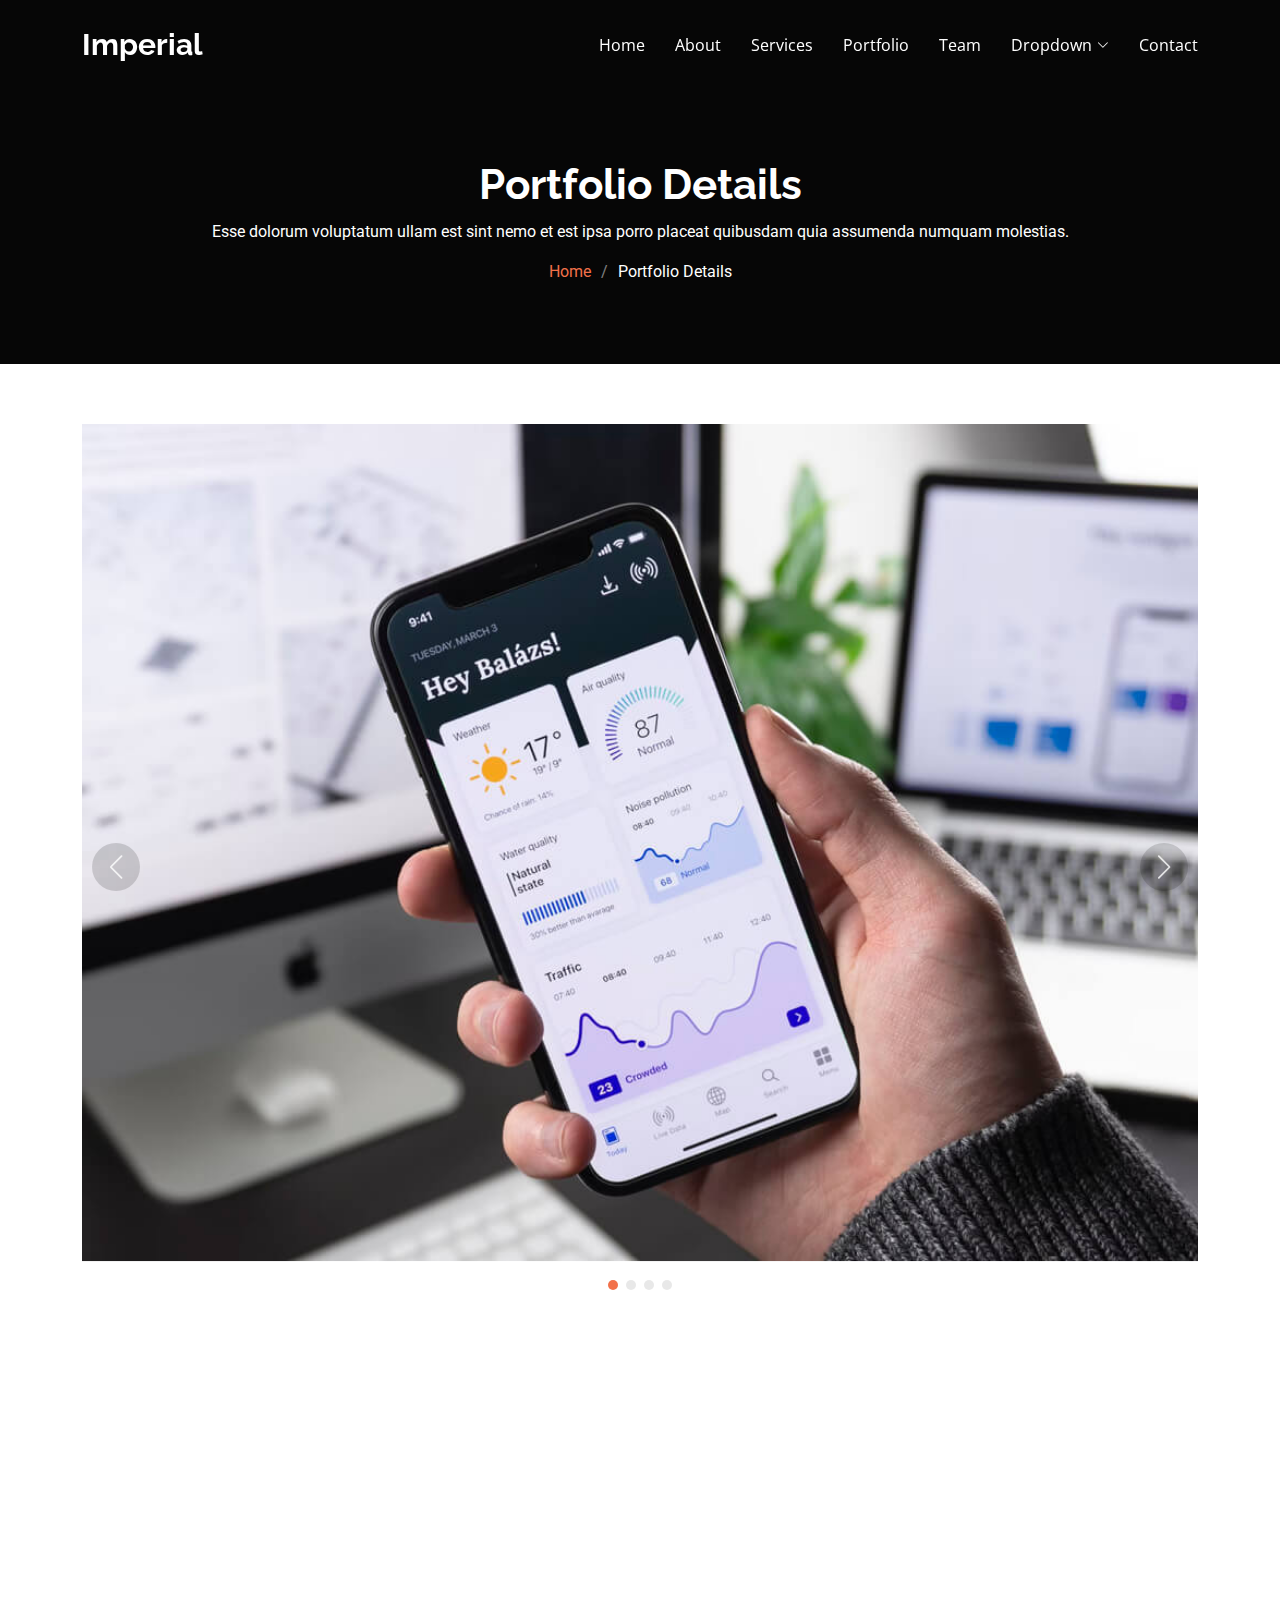
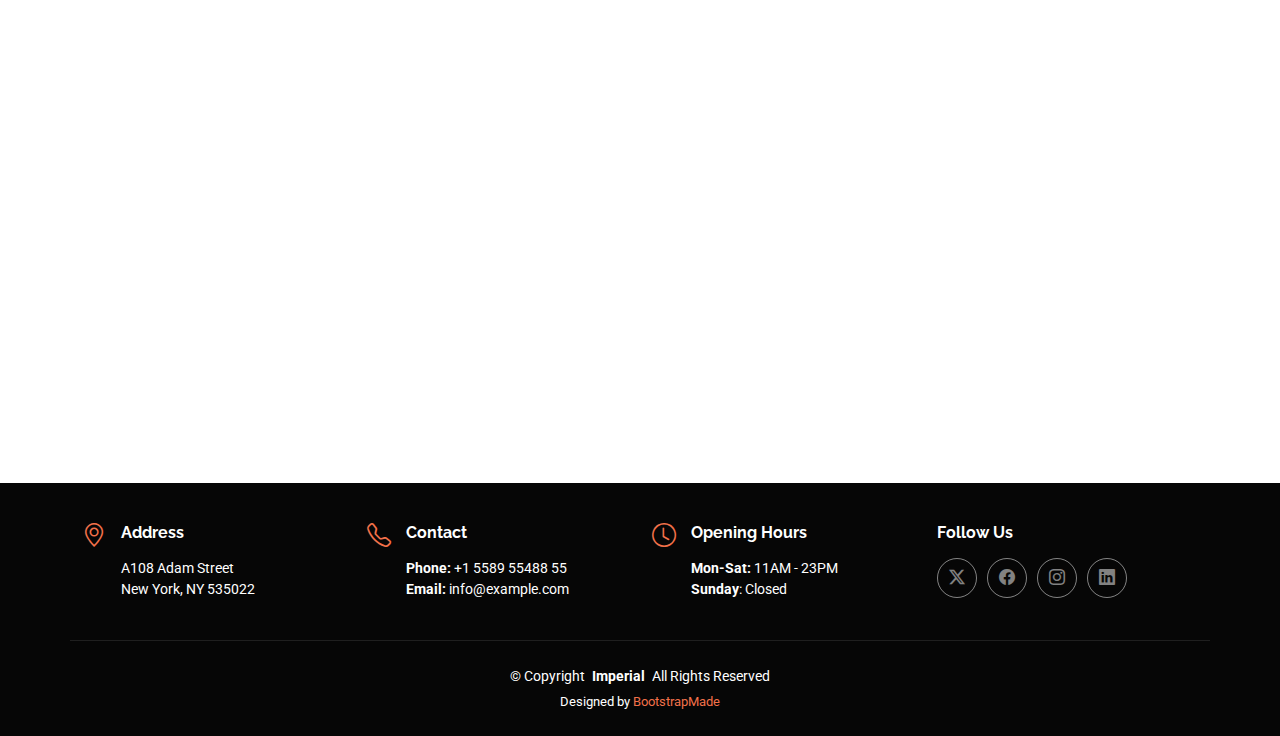
<file: archive-page.html>
<!DOCTYPE html>
<html lang="en">

<head>
  <meta charset="utf-8">
  <meta content="width=device-width, initial-scale=1.0" name="viewport">
  <title>Portfolio Details - Imperial Bootstrap Template</title>
  <meta name="description" content="">
  <meta name="keywords" content="">

  <!-- Favicons -->
  <link href="assets/img/favicon.png" rel="icon">
  <link href="assets/img/apple-touch-icon.png" rel="apple-touch-icon">

  <!-- Fonts -->
  <link href="https://fonts.googleapis.com" rel="preconnect">
  <link href="https://fonts.gstatic.com" rel="preconnect" crossorigin>
  <link href="https://fonts.googleapis.com/css2?family=Roboto:ital,wght@0,100;0,300;0,400;0,500;0,700;0,900;1,100;1,300;1,400;1,500;1,700;1,900&family=Open+Sans:ital,wght@0,300;0,400;0,500;0,600;0,700;0,800;1,300;1,400;1,500;1,600;1,700;1,800&family=Raleway:ital,wght@0,100;0,200;0,300;0,400;0,500;0,600;0,700;0,800;0,900;1,100;1,200;1,300;1,400;1,500;1,600;1,700;1,800;1,900&display=swap" rel="stylesheet">

  <!-- Vendor CSS Files -->
  <link href="assets/vendor/bootstrap/css/bootstrap.min.css" rel="stylesheet">
  <link href="assets/vendor/bootstrap-icons/bootstrap-icons.css" rel="stylesheet">
  <link href="assets/vendor/aos/aos.css" rel="stylesheet">
  <link href="assets/vendor/glightbox/css/glightbox.min.css" rel="stylesheet">
  <link href="assets/vendor/swiper/swiper-bundle.min.css" rel="stylesheet">

  <!-- Main CSS File -->
  <link href="assets/css/main.css" rel="stylesheet">

  <!-- =======================================================
  * Template Name: Imperial
  * Template URL: https://bootstrapmade.com/imperial-free-onepage-bootstrap-theme/
  * Updated: Oct 08 2024 with Bootstrap v5.3.3
  * Author: BootstrapMade.com
  * License: https://bootstrapmade.com/license/
  ======================================================== -->
</head>

<body class="portfolio-details-page">

  <header id="header" class="header d-flex align-items-center fixed-top">
    <div class="container-fluid container-xl position-relative d-flex align-items-center justify-content-between">

      <a href="index.html" class="logo d-flex align-items-center">
        <!-- Uncomment the line below if you also wish to use an image logo -->
        <!-- <img src="assets/img/logo-2.png" alt=""> -->
        <h1 class="sitename">Imperial</h1>
      </a>

      <nav id="navmenu" class="navmenu">
        <ul>
          <li><a href="#hero">Home</a></li>
          <li><a href="#about">About</a></li>
          <li><a href="#services">Services</a></li>
          <li><a href="#portfolio">Portfolio</a></li>
          <li><a href="#team">Team</a></li>
          <li class="dropdown"><a href="#"><span>Dropdown</span> <i class="bi bi-chevron-down toggle-dropdown"></i></a>
            <ul>
              <li><a href="#">Dropdown 1</a></li>
              <li class="dropdown"><a href="#"><span>Deep Dropdown</span> <i class="bi bi-chevron-down toggle-dropdown"></i></a>
                <ul>
                  <li><a href="#">Deep Dropdown 1</a></li>
                  <li><a href="#">Deep Dropdown 2</a></li>
                  <li><a href="#">Deep Dropdown 3</a></li>
                  <li><a href="#">Deep Dropdown 4</a></li>
                  <li><a href="#">Deep Dropdown 5</a></li>
                </ul>
              </li>
              <li><a href="#">Dropdown 2</a></li>
              <li><a href="#">Dropdown 3</a></li>
              <li><a href="#">Dropdown 4</a></li>
            </ul>
          </li>
          <li><a href="#contact">Contact</a></li>
        </ul>
        <i class="mobile-nav-toggle d-xl-none bi bi-list"></i>
      </nav>

    </div>
  </header>

  <main class="main">

    <!-- Page Title -->
    <div class="page-title dark-background">
      <div class="container position-relative">
        <h1>Portfolio Details</h1>
        <p>Esse dolorum voluptatum ullam est sint nemo et est ipsa porro placeat quibusdam quia assumenda numquam molestias.</p>
        <nav class="breadcrumbs">
          <ol>
            <li><a href="index.html">Home</a></li>
            <li class="current">Portfolio Details</li>
          </ol>
        </nav>
      </div>
    </div><!-- End Page Title -->

    <!-- Portfolio Details Section -->
    <section id="portfolio-details" class="portfolio-details section">

      <div class="container" data-aos="fade-up">

        <div class="portfolio-details-slider swiper init-swiper">
          <script type="application/json" class="swiper-config">
            {
              "loop": true,
              "speed": 600,
              "autoplay": {
                "delay": 5000
              },
              "slidesPerView": "auto",
              "navigation": {
                "nextEl": ".swiper-button-next",
                "prevEl": ".swiper-button-prev"
              },
              "pagination": {
                "el": ".swiper-pagination",
                "type": "bullets",
                "clickable": true
              }
            }
          </script>
          <div class="swiper-wrapper align-items-center">

            <div class="swiper-slide">
              <img src="assets/img/portfolio/app-1.jpg" alt="">
            </div>

            <div class="swiper-slide">
              <img src="assets/img/portfolio/product-1.jpg" alt="">
            </div>

            <div class="swiper-slide">
              <img src="assets/img/portfolio/branding-1.jpg" alt="">
            </div>

            <div class="swiper-slide">
              <img src="assets/img/portfolio/books-1.jpg" alt="">
            </div>

          </div>
          <div class="swiper-button-prev"></div>
          <div class="swiper-button-next"></div>
          <div class="swiper-pagination"></div>
        </div>

        <div class="row justify-content-between gy-4 mt-4">

          <div class="col-lg-8" data-aos="fade-up">
            <div class="portfolio-description">
              <h2>This is an example of portfolio details</h2>
              <p>
                Autem ipsum nam porro corporis rerum. Quis eos dolorem eos itaque inventore commodi labore quia quia. Exercitationem repudiandae officiis neque suscipit non officia eaque itaque enim. Voluptatem officia accusantium nesciunt est omnis tempora consectetur dignissimos. Sequi nulla at esse enim cum deserunt eius.
              </p>
              <p>
                Amet consequatur qui dolore veniam voluptatem voluptatem sit. Non aspernatur atque natus ut cum nam et. Praesentium error dolores rerum minus sequi quia veritatis eum. Eos et doloribus doloremque nesciunt molestiae laboriosam.
              </p>

              <div class="testimonial-item">
                <p>
                  <i class="bi bi-quote quote-icon-left"></i>
                  <span>Export tempor illum tamen malis malis eram quae irure esse labore quem cillum quid cillum eram malis quorum velit fore eram velit sunt aliqua noster fugiat irure amet legam anim culpa.</span>
                  <i class="bi bi-quote quote-icon-right"></i>
                </p>
                <div>
                  <img src="assets/img/testimonials/testimonials-2.jpg" class="testimonial-img" alt="">
                  <h3>Sara Wilsson</h3>
                  <h4>Designer</h4>
                </div>
              </div>

              <p>
                Impedit ipsum quae et aliquid doloribus et voluptatem quasi. Perspiciatis occaecati earum et magnam animi. Quibusdam non qui ea vitae suscipit vitae sunt. Repudiandae incidunt cumque minus deserunt assumenda tempore. Delectus voluptas necessitatibus est.
              </p>

              <p>
                Sunt voluptatum sapiente facilis quo odio aut ipsum repellat debitis. Molestiae et autem libero. Explicabo et quod necessitatibus similique quis dolor eum. Numquam eaque praesentium rem et qui nesciunt.
              </p>

            </div>
          </div>

          <div class="col-lg-3" data-aos="fade-up" data-aos-delay="100">
            <div class="portfolio-info">
              <h3>Project information</h3>
              <ul>
                <li><strong>Category</strong> Web design</li>
                <li><strong>Client</strong> ASU Company</li>
                <li><strong>Project date</strong> 01 March, 2020</li>
                <li><strong>Project URL</strong> <a href="#">www.example.com</a></li>
                <li><a href="#" class="btn-visit align-self-start">Visit Website</a></li>
              </ul>
            </div>
          </div>

        </div>

      </div>

    </section><!-- /Portfolio Details Section -->

  </main>

  <footer id="footer" class="footer dark-background">

    <div class="container">
      <div class="row gy-3">
        <div class="col-lg-3 col-md-6 d-flex">
          <i class="bi bi-geo-alt icon"></i>
          <div class="address">
            <h4>Address</h4>
            <p>A108 Adam Street</p>
            <p>New York, NY 535022</p>
            <p></p>
          </div>

        </div>

        <div class="col-lg-3 col-md-6 d-flex">
          <i class="bi bi-telephone icon"></i>
          <div>
            <h4>Contact</h4>
            <p>
              <strong>Phone:</strong> <span>+1 5589 55488 55</span><br>
              <strong>Email:</strong> <span>info@example.com</span><br>
            </p>
          </div>
        </div>

        <div class="col-lg-3 col-md-6 d-flex">
          <i class="bi bi-clock icon"></i>
          <div>
            <h4>Opening Hours</h4>
            <p>
              <strong>Mon-Sat:</strong> <span>11AM - 23PM</span><br>
              <strong>Sunday</strong>: <span>Closed</span>
            </p>
          </div>
        </div>

        <div class="col-lg-3 col-md-6">
          <h4>Follow Us</h4>
          <div class="social-links d-flex">
            <a href="#" class="twitter"><i class="bi bi-twitter-x"></i></a>
            <a href="#" class="facebook"><i class="bi bi-facebook"></i></a>
            <a href="#" class="instagram"><i class="bi bi-instagram"></i></a>
            <a href="#" class="linkedin"><i class="bi bi-linkedin"></i></a>
          </div>
        </div>

      </div>
    </div>

    <div class="container copyright text-center mt-4">
      <p>© <span>Copyright</span> <strong class="px-1 sitename">Imperial</strong> <span>All Rights Reserved</span></p>
      <div class="credits">
        <!-- All the links in the footer should remain intact. -->
        <!-- You can delete the links only if you've purchased the pro version. -->
        <!-- Licensing information: https://bootstrapmade.com/license/ -->
        <!-- Purchase the pro version with working PHP/AJAX contact form: [buy-url] -->
        Designed by <a href="https://bootstrapmade.com/">BootstrapMade</a>
      </div>
    </div>

  </footer>

  <!-- Scroll Top -->
  <a href="#" id="scroll-top" class="scroll-top d-flex align-items-center justify-content-center"><i class="bi bi-arrow-up-short"></i></a>

  <!-- Preloader -->
  <div id="preloader"></div>

  <!-- Vendor JS Files -->
  <script src="assets/vendor/bootstrap/js/bootstrap.bundle.min.js"></script>
  <script src="assets/vendor/php-email-form/validate.js"></script>
  <script src="assets/vendor/aos/aos.js"></script>
  <script src="assets/vendor/typed.js/typed.umd.js"></script>
  <script src="assets/vendor/glightbox/js/glightbox.min.js"></script>
  <script src="assets/vendor/imagesloaded/imagesloaded.pkgd.min.js"></script>
  <script src="assets/vendor/isotope-layout/isotope.pkgd.min.js"></script>
  <script src="assets/vendor/swiper/swiper-bundle.min.js"></script>

  <!-- Main JS File -->
  <script src="assets/js/main.js"></script>

</body>

</html>
</file>
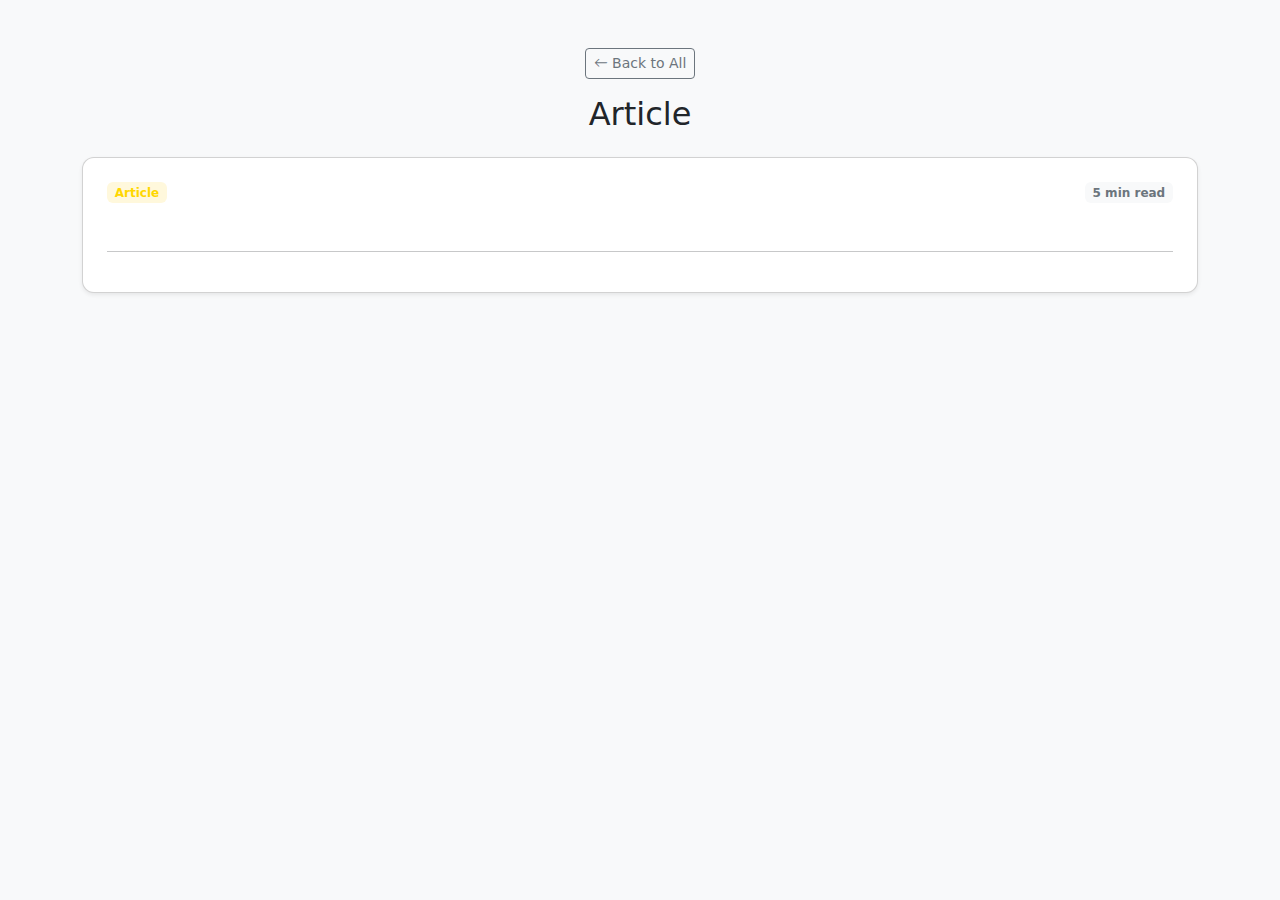
<file: article.html>
<!DOCTYPE html>
<html lang="en">
<head>
  <meta charset="UTF-8">
  <meta name="viewport" content="width=device-width, initial-scale=1.0">
  <title>Article - MIT Quill</title>
  <link href="https://cdn.jsdelivr.net/npm/bootstrap@5.3.2/dist/css/bootstrap.min.css" rel="stylesheet">
  <link href="https://cdn.jsdelivr.net/npm/bootstrap-icons@1.11.1/font/bootstrap-icons.css" rel="stylesheet">
  <style>
    body { background-color: #f8f9fa; }
    .container-title { text-align:center; margin: 3rem 0 1.5rem 0; }
    .content-card { border-radius: 12px; }
    .badge-gold { color:#FFD700; background-color:#fff8dc; }
    .article-content { white-space: pre-wrap; }
  </style>
</head>
<body>
  <div class="container">
    <div class="container-title">
      <a href="allarticles.html" class="btn btn-sm btn-outline-secondary mb-3"><i class="bi bi-arrow-left"></i> Back to All</a>
      <h2 id="artTitle">Article</h2>
      <p class="text-muted" id="artMeta"></p>
    </div>

    <div class="card shadow-sm content-card p-4 mb-5">
      <div class="d-flex justify-content-between mb-3">
        <span class="badge badge-gold fw-bold">Article</span>
        <span class="badge bg-light text-secondary" id="artReadTime">5 min read</span>
      </div>
      <p class="lead" id="artDescription"></p>
      <hr>
      <div class="article-content" id="artContent"></div>
    </div>
  </div>

  <script>
    (function() {
      const SHEET_ID = '1sBiQwlh3i44CiOOMk4M13aPPnE2-sc2pPIGFxl46Sow';
      const SHEET_NAME = 'Sheet1';
      const GVIZ_URL = `https://docs.google.com/spreadsheets/d/${SHEET_ID}/gviz/tq?tqx=out:json&sheet=${encodeURIComponent(SHEET_NAME)}`;

      function parseGviz(jsonpText) {
        const start = jsonpText.indexOf('(') + 1;
        const end = jsonpText.lastIndexOf(')');
        const json = JSON.parse(jsonpText.substring(start, end));
        return (json.table.rows || [])
          .filter(r => r && r.c)
          .map(r => r.c.map(c => (c && (c.f || c.v)) ? (c.f || c.v) : ''));
      }

      function formatDate(value) {
        try {
          const d = new Date(value);
          if (!isNaN(d)) return d.toLocaleDateString(undefined, { year: 'numeric', month: 'long', day: 'numeric' });
          return value;
        } catch (_) { return value || ''; }
      }

      function getIdFromQuery() {
        const params = new URLSearchParams(window.location.search);
        const id = params.get('id');
        return id !== null ? parseInt(id, 10) : NaN;
      }

      fetch(GVIZ_URL)
        .then(r => r.text())
        .then(text => parseGviz(text))
        .then(rows => {
          const data = rows.filter(r => (r[0] || '').toString().trim().length > 0 && r[0] !== 'Heading');
          let id = getIdFromQuery();
          if (isNaN(id) || id < 0 || id >= data.length) id = data.length - 1;
          const item = data[id];

          const title = item[0] || '';
          const description = item[1] || '';
          const content = item[2] || '';
          const author = item[3] || 'MIT Quill Team';
          const date = item[4] || '';

          document.getElementById('artTitle').textContent = title;
          document.getElementById('artMeta').textContent = `${author}${author && date ? ' • ' : ''}${formatDate(date)}`;
          document.getElementById('artDescription').textContent = description;
          document.getElementById('artContent').textContent = content;
        })
        .catch(err => console.error('Failed to load article details', err));
    })();
  </script>
</body>
</html>
</file>
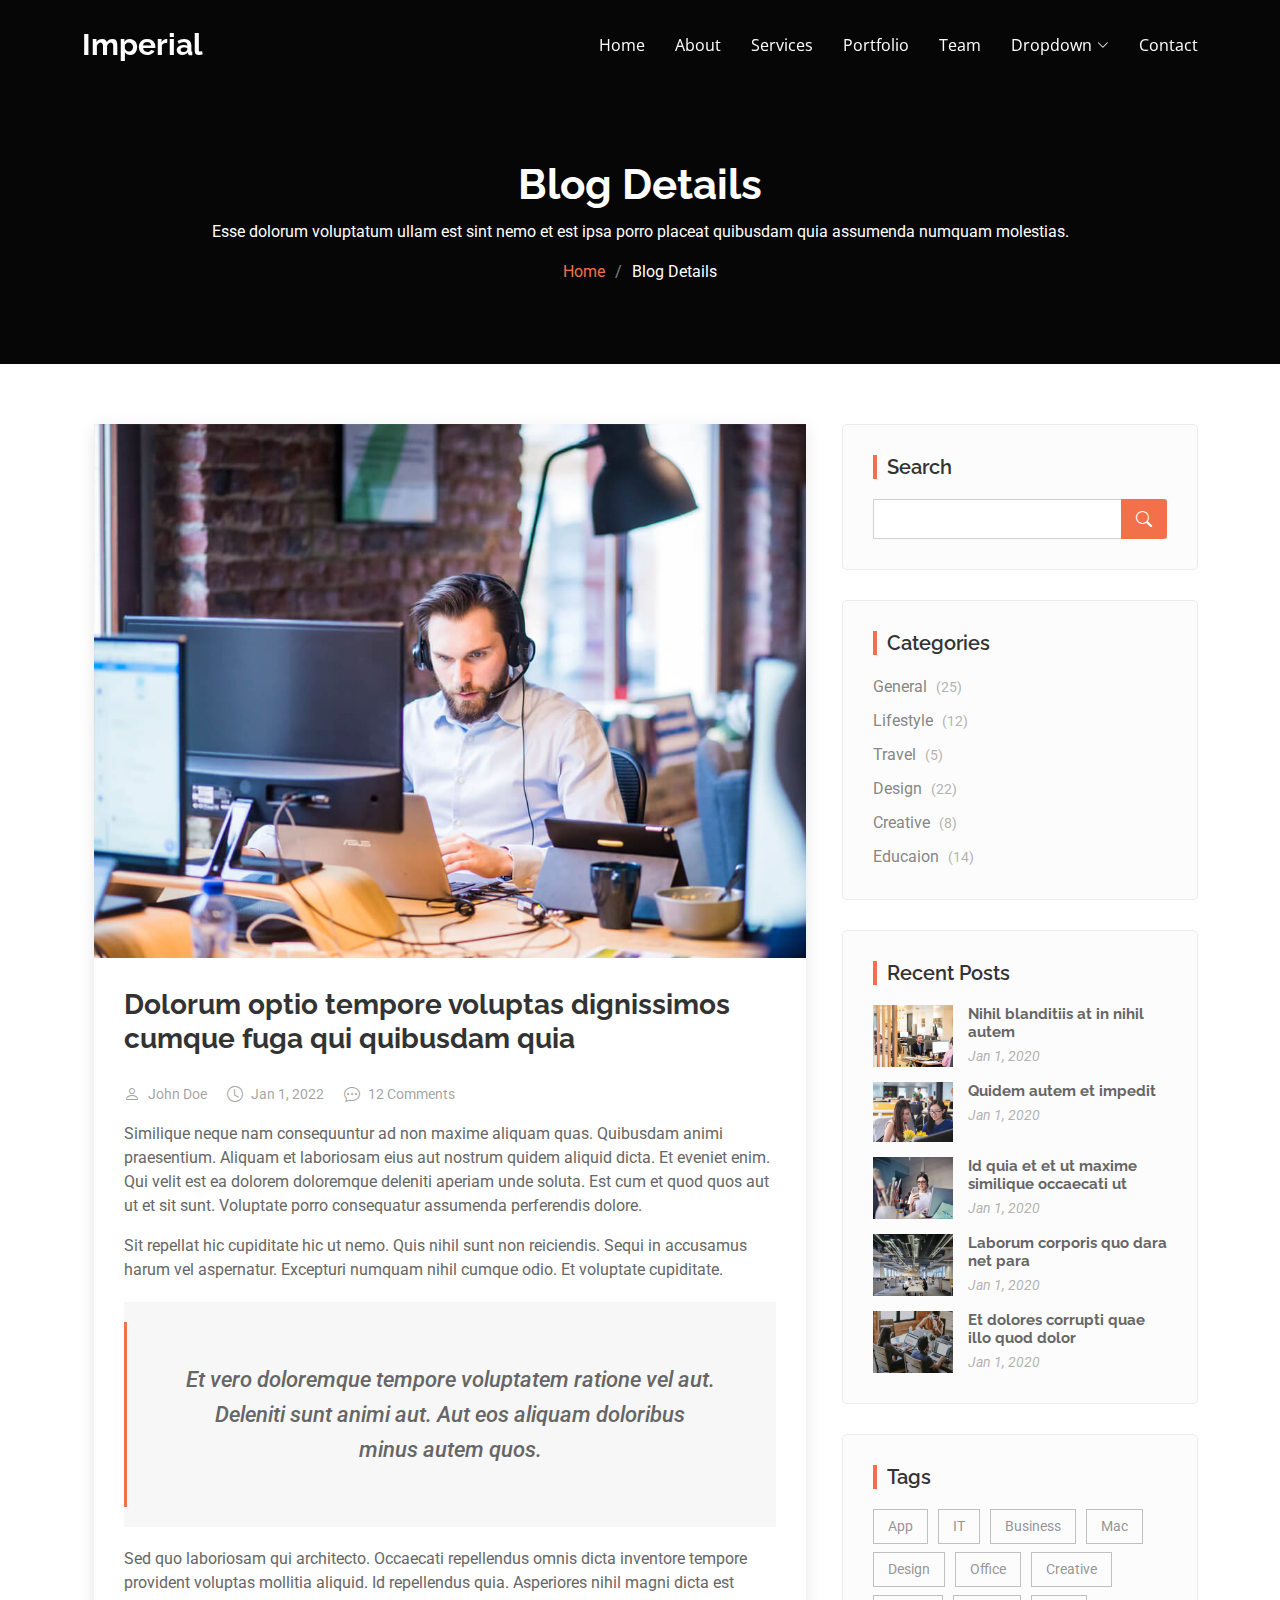
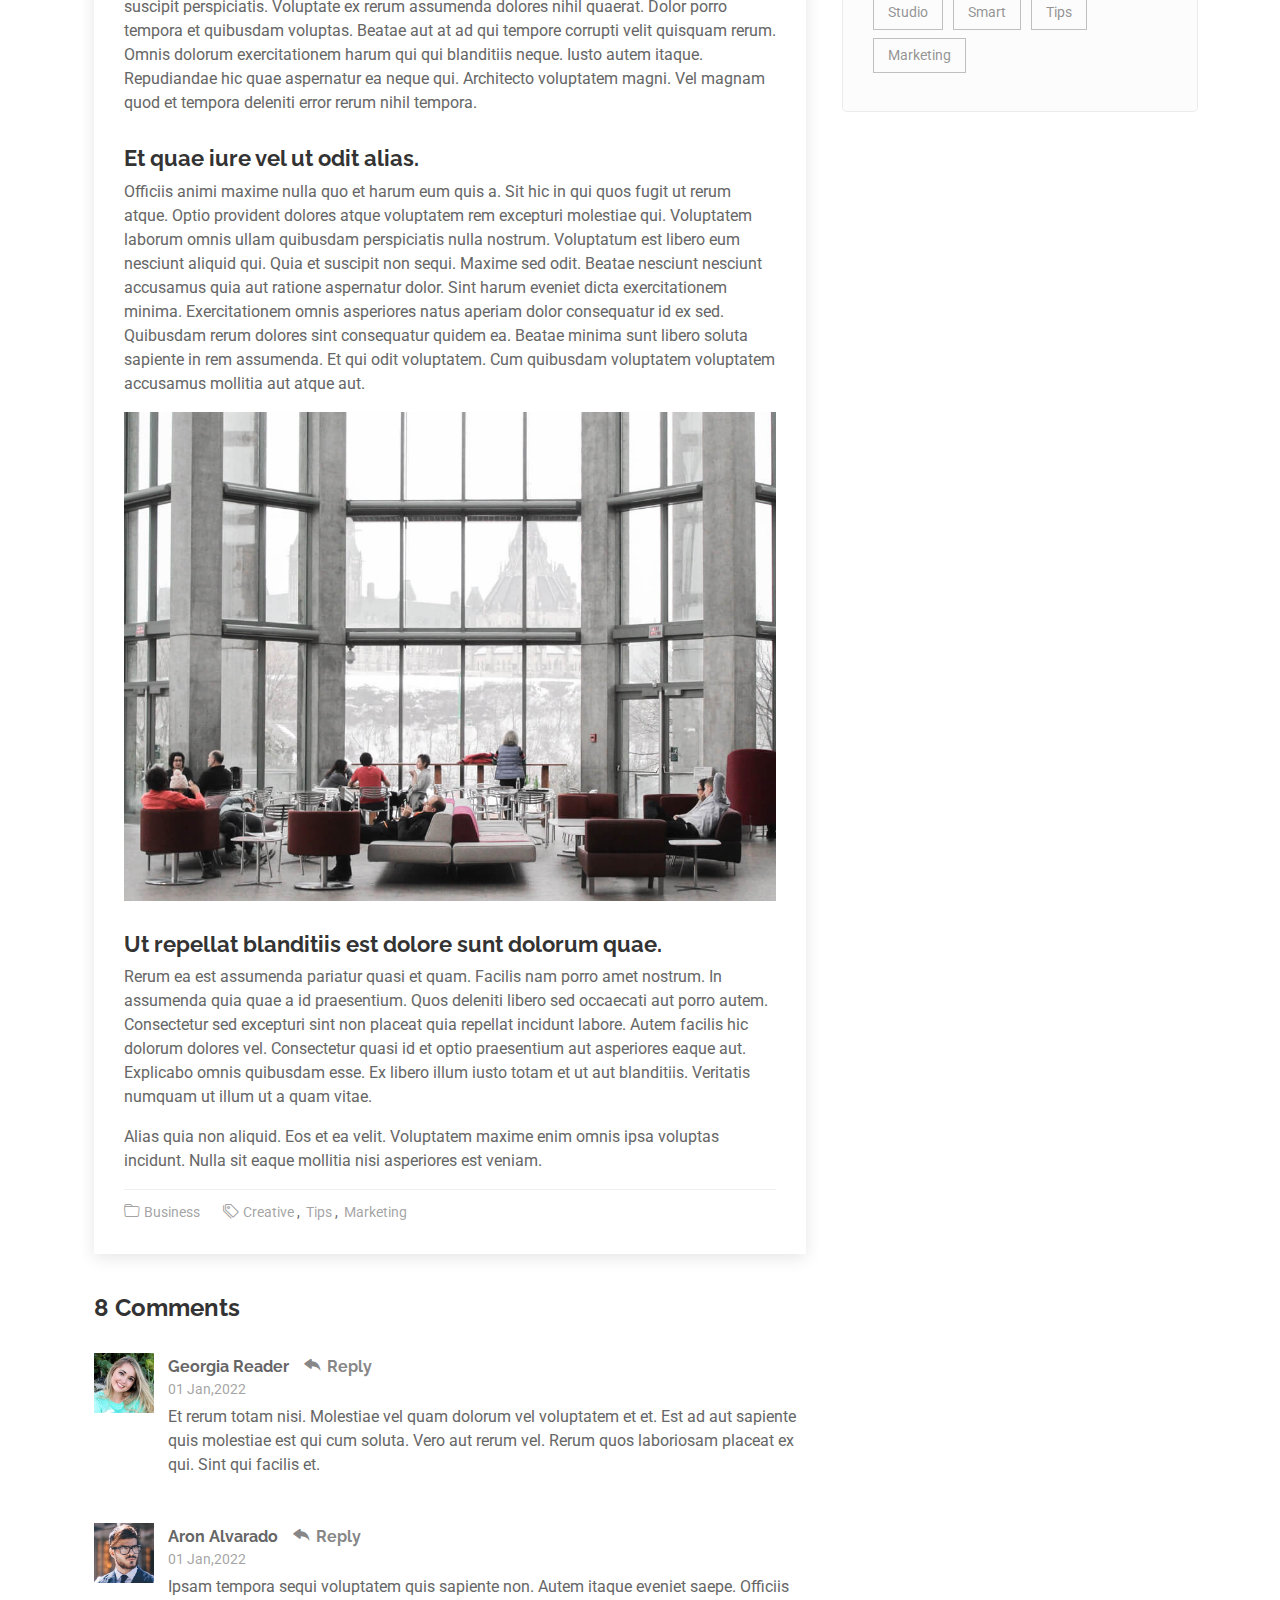
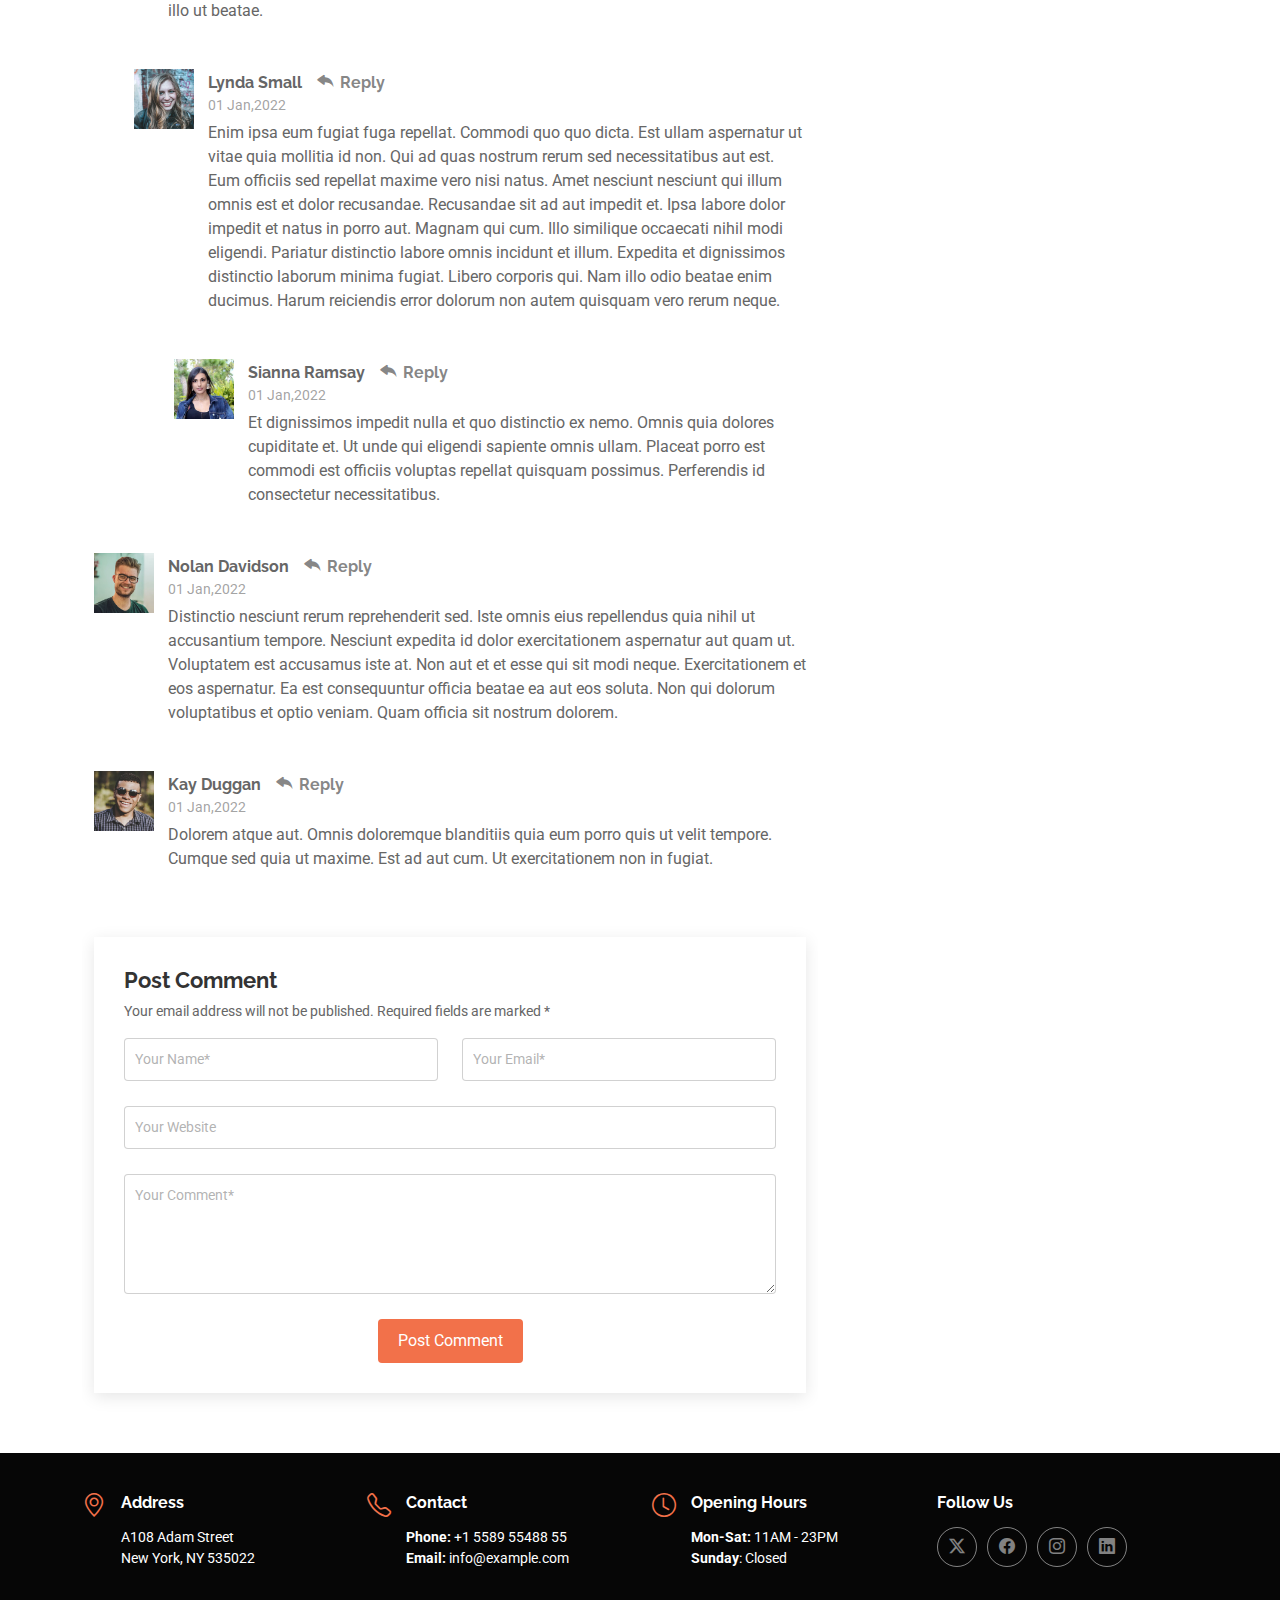
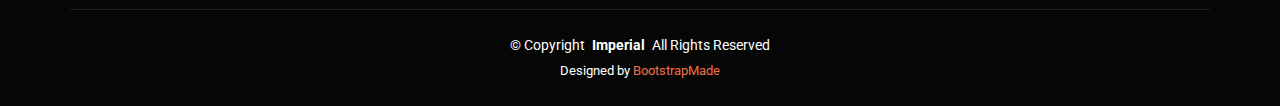
<file: articles-magazines-details.html>
<!DOCTYPE html>
<html lang="en">

<head>
  <meta charset="utf-8">
  <meta content="width=device-width, initial-scale=1.0" name="viewport">
  <title>Blog Details - Imperial Bootstrap Template</title>
  <meta name="description" content="">
  <meta name="keywords" content="">

  <!-- Favicons -->
  <link href="assets/img/favicon.png" rel="icon">
  <link href="assets/img/apple-touch-icon.png" rel="apple-touch-icon">

  <!-- Fonts -->
  <link href="https://fonts.googleapis.com" rel="preconnect">
  <link href="https://fonts.gstatic.com" rel="preconnect" crossorigin>
  <link href="https://fonts.googleapis.com/css2?family=Roboto:ital,wght@0,100;0,300;0,400;0,500;0,700;0,900;1,100;1,300;1,400;1,500;1,700;1,900&family=Open+Sans:ital,wght@0,300;0,400;0,500;0,600;0,700;0,800;1,300;1,400;1,500;1,600;1,700;1,800&family=Raleway:ital,wght@0,100;0,200;0,300;0,400;0,500;0,600;0,700;0,800;0,900;1,100;1,200;1,300;1,400;1,500;1,600;1,700;1,800;1,900&display=swap" rel="stylesheet">

  <!-- Vendor CSS Files -->
  <link href="assets/vendor/bootstrap/css/bootstrap.min.css" rel="stylesheet">
  <link href="assets/vendor/bootstrap-icons/bootstrap-icons.css" rel="stylesheet">
  <link href="assets/vendor/aos/aos.css" rel="stylesheet">
  <link href="assets/vendor/glightbox/css/glightbox.min.css" rel="stylesheet">
  <link href="assets/vendor/swiper/swiper-bundle.min.css" rel="stylesheet">

  <!-- Main CSS File -->
  <link href="assets/css/main.css" rel="stylesheet">

  <!-- =======================================================
  * Template Name: Imperial
  * Template URL: https://bootstrapmade.com/imperial-free-onepage-bootstrap-theme/
  * Updated: Oct 08 2024 with Bootstrap v5.3.3
  * Author: BootstrapMade.com
  * License: https://bootstrapmade.com/license/
  ======================================================== -->
</head>

<body class="blog-details-page">

  <header id="header" class="header d-flex align-items-center fixed-top">
    <div class="container-fluid container-xl position-relative d-flex align-items-center justify-content-between">

      <a href="index.html" class="logo d-flex align-items-center">
        <!-- Uncomment the line below if you also wish to use an image logo -->
        <!-- <img src="assets/img/logo-2.png" alt=""> -->
        <h1 class="sitename">Imperial</h1>
      </a>

      <nav id="navmenu" class="navmenu">
        <ul>
          <li><a href="#hero">Home</a></li>
          <li><a href="#about">About</a></li>
          <li><a href="#services">Services</a></li>
          <li><a href="#portfolio">Portfolio</a></li>
          <li><a href="#team">Team</a></li>
          <li class="dropdown"><a href="#"><span>Dropdown</span> <i class="bi bi-chevron-down toggle-dropdown"></i></a>
            <ul>
              <li><a href="#">Dropdown 1</a></li>
              <li class="dropdown"><a href="#"><span>Deep Dropdown</span> <i class="bi bi-chevron-down toggle-dropdown"></i></a>
                <ul>
                  <li><a href="#">Deep Dropdown 1</a></li>
                  <li><a href="#">Deep Dropdown 2</a></li>
                  <li><a href="#">Deep Dropdown 3</a></li>
                  <li><a href="#">Deep Dropdown 4</a></li>
                  <li><a href="#">Deep Dropdown 5</a></li>
                </ul>
              </li>
              <li><a href="#">Dropdown 2</a></li>
              <li><a href="#">Dropdown 3</a></li>
              <li><a href="#">Dropdown 4</a></li>
            </ul>
          </li>
          <li><a href="#contact">Contact</a></li>
        </ul>
        <i class="mobile-nav-toggle d-xl-none bi bi-list"></i>
      </nav>

    </div>
  </header>

  <main class="main">

    <!-- Page Title -->
    <div class="page-title dark-background">
      <div class="container position-relative">
        <h1>Blog Details</h1>
        <p>Esse dolorum voluptatum ullam est sint nemo et est ipsa porro placeat quibusdam quia assumenda numquam molestias.</p>
        <nav class="breadcrumbs">
          <ol>
            <li><a href="index.html">Home</a></li>
            <li class="current">Blog Details</li>
          </ol>
        </nav>
      </div>
    </div><!-- End Page Title -->

    <div class="container">
      <div class="row">

        <div class="col-lg-8">

          <!-- Blog Details Section -->
          <section id="blog-details" class="blog-details section">
            <div class="container">

              <article class="article">

                <div class="post-img">
                  <img src="assets/img/blog/blog-1.jpg" alt="" class="img-fluid">
                </div>

                <h2 class="title">Dolorum optio tempore voluptas dignissimos cumque fuga qui quibusdam quia</h2>

                <div class="meta-top">
                  <ul>
                    <li class="d-flex align-items-center"><i class="bi bi-person"></i> <a href="blog-details.html">John Doe</a></li>
                    <li class="d-flex align-items-center"><i class="bi bi-clock"></i> <a href="blog-details.html"><time datetime="2020-01-01">Jan 1, 2022</time></a></li>
                    <li class="d-flex align-items-center"><i class="bi bi-chat-dots"></i> <a href="blog-details.html">12 Comments</a></li>
                  </ul>
                </div><!-- End meta top -->

                <div class="content">
                  <p>
                    Similique neque nam consequuntur ad non maxime aliquam quas. Quibusdam animi praesentium. Aliquam et laboriosam eius aut nostrum quidem aliquid dicta.
                    Et eveniet enim. Qui velit est ea dolorem doloremque deleniti aperiam unde soluta. Est cum et quod quos aut ut et sit sunt. Voluptate porro consequatur assumenda perferendis dolore.
                  </p>

                  <p>
                    Sit repellat hic cupiditate hic ut nemo. Quis nihil sunt non reiciendis. Sequi in accusamus harum vel aspernatur. Excepturi numquam nihil cumque odio. Et voluptate cupiditate.
                  </p>

                  <blockquote>
                    <p>
                      Et vero doloremque tempore voluptatem ratione vel aut. Deleniti sunt animi aut. Aut eos aliquam doloribus minus autem quos.
                    </p>
                  </blockquote>

                  <p>
                    Sed quo laboriosam qui architecto. Occaecati repellendus omnis dicta inventore tempore provident voluptas mollitia aliquid. Id repellendus quia. Asperiores nihil magni dicta est suscipit perspiciatis. Voluptate ex rerum assumenda dolores nihil quaerat.
                    Dolor porro tempora et quibusdam voluptas. Beatae aut at ad qui tempore corrupti velit quisquam rerum. Omnis dolorum exercitationem harum qui qui blanditiis neque.
                    Iusto autem itaque. Repudiandae hic quae aspernatur ea neque qui. Architecto voluptatem magni. Vel magnam quod et tempora deleniti error rerum nihil tempora.
                  </p>

                  <h3>Et quae iure vel ut odit alias.</h3>
                  <p>
                    Officiis animi maxime nulla quo et harum eum quis a. Sit hic in qui quos fugit ut rerum atque. Optio provident dolores atque voluptatem rem excepturi molestiae qui. Voluptatem laborum omnis ullam quibusdam perspiciatis nulla nostrum. Voluptatum est libero eum nesciunt aliquid qui.
                    Quia et suscipit non sequi. Maxime sed odit. Beatae nesciunt nesciunt accusamus quia aut ratione aspernatur dolor. Sint harum eveniet dicta exercitationem minima. Exercitationem omnis asperiores natus aperiam dolor consequatur id ex sed. Quibusdam rerum dolores sint consequatur quidem ea.
                    Beatae minima sunt libero soluta sapiente in rem assumenda. Et qui odit voluptatem. Cum quibusdam voluptatem voluptatem accusamus mollitia aut atque aut.
                  </p>
                  <img src="assets/img/blog/blog-inside-post.jpg" class="img-fluid" alt="">

                  <h3>Ut repellat blanditiis est dolore sunt dolorum quae.</h3>
                  <p>
                    Rerum ea est assumenda pariatur quasi et quam. Facilis nam porro amet nostrum. In assumenda quia quae a id praesentium. Quos deleniti libero sed occaecati aut porro autem. Consectetur sed excepturi sint non placeat quia repellat incidunt labore. Autem facilis hic dolorum dolores vel.
                    Consectetur quasi id et optio praesentium aut asperiores eaque aut. Explicabo omnis quibusdam esse. Ex libero illum iusto totam et ut aut blanditiis. Veritatis numquam ut illum ut a quam vitae.
                  </p>
                  <p>
                    Alias quia non aliquid. Eos et ea velit. Voluptatem maxime enim omnis ipsa voluptas incidunt. Nulla sit eaque mollitia nisi asperiores est veniam.
                  </p>

                </div><!-- End post content -->

                <div class="meta-bottom">
                  <i class="bi bi-folder"></i>
                  <ul class="cats">
                    <li><a href="#">Business</a></li>
                  </ul>

                  <i class="bi bi-tags"></i>
                  <ul class="tags">
                    <li><a href="#">Creative</a></li>
                    <li><a href="#">Tips</a></li>
                    <li><a href="#">Marketing</a></li>
                  </ul>
                </div><!-- End meta bottom -->

              </article>

            </div>
          </section><!-- /Blog Details Section -->

          <!-- Blog Comments Section -->
          <section id="blog-comments" class="blog-comments section">

            <div class="container">

              <h4 class="comments-count">8 Comments</h4>

              <div id="comment-1" class="comment">
                <div class="d-flex">
                  <div class="comment-img"><img src="assets/img/blog/comments-1.jpg" alt=""></div>
                  <div>
                    <h5><a href="">Georgia Reader</a> <a href="#" class="reply"><i class="bi bi-reply-fill"></i> Reply</a></h5>
                    <time datetime="2020-01-01">01 Jan,2022</time>
                    <p>
                      Et rerum totam nisi. Molestiae vel quam dolorum vel voluptatem et et. Est ad aut sapiente quis molestiae est qui cum soluta.
                      Vero aut rerum vel. Rerum quos laboriosam placeat ex qui. Sint qui facilis et.
                    </p>
                  </div>
                </div>
              </div><!-- End comment #1 -->

              <div id="comment-2" class="comment">
                <div class="d-flex">
                  <div class="comment-img"><img src="assets/img/blog/comments-2.jpg" alt=""></div>
                  <div>
                    <h5><a href="">Aron Alvarado</a> <a href="#" class="reply"><i class="bi bi-reply-fill"></i> Reply</a></h5>
                    <time datetime="2020-01-01">01 Jan,2022</time>
                    <p>
                      Ipsam tempora sequi voluptatem quis sapiente non. Autem itaque eveniet saepe. Officiis illo ut beatae.
                    </p>
                  </div>
                </div>

                <div id="comment-reply-1" class="comment comment-reply">
                  <div class="d-flex">
                    <div class="comment-img"><img src="assets/img/blog/comments-3.jpg" alt=""></div>
                    <div>
                      <h5><a href="">Lynda Small</a> <a href="#" class="reply"><i class="bi bi-reply-fill"></i> Reply</a></h5>
                      <time datetime="2020-01-01">01 Jan,2022</time>
                      <p>
                        Enim ipsa eum fugiat fuga repellat. Commodi quo quo dicta. Est ullam aspernatur ut vitae quia mollitia id non. Qui ad quas nostrum rerum sed necessitatibus aut est. Eum officiis sed repellat maxime vero nisi natus. Amet nesciunt nesciunt qui illum omnis est et dolor recusandae.

                        Recusandae sit ad aut impedit et. Ipsa labore dolor impedit et natus in porro aut. Magnam qui cum. Illo similique occaecati nihil modi eligendi. Pariatur distinctio labore omnis incidunt et illum. Expedita et dignissimos distinctio laborum minima fugiat.

                        Libero corporis qui. Nam illo odio beatae enim ducimus. Harum reiciendis error dolorum non autem quisquam vero rerum neque.
                      </p>
                    </div>
                  </div>

                  <div id="comment-reply-2" class="comment comment-reply">
                    <div class="d-flex">
                      <div class="comment-img"><img src="assets/img/blog/comments-4.jpg" alt=""></div>
                      <div>
                        <h5><a href="">Sianna Ramsay</a> <a href="#" class="reply"><i class="bi bi-reply-fill"></i> Reply</a></h5>
                        <time datetime="2020-01-01">01 Jan,2022</time>
                        <p>
                          Et dignissimos impedit nulla et quo distinctio ex nemo. Omnis quia dolores cupiditate et. Ut unde qui eligendi sapiente omnis ullam. Placeat porro est commodi est officiis voluptas repellat quisquam possimus. Perferendis id consectetur necessitatibus.
                        </p>
                      </div>
                    </div>

                  </div><!-- End comment reply #2-->

                </div><!-- End comment reply #1-->

              </div><!-- End comment #2-->

              <div id="comment-3" class="comment">
                <div class="d-flex">
                  <div class="comment-img"><img src="assets/img/blog/comments-5.jpg" alt=""></div>
                  <div>
                    <h5><a href="">Nolan Davidson</a> <a href="#" class="reply"><i class="bi bi-reply-fill"></i> Reply</a></h5>
                    <time datetime="2020-01-01">01 Jan,2022</time>
                    <p>
                      Distinctio nesciunt rerum reprehenderit sed. Iste omnis eius repellendus quia nihil ut accusantium tempore. Nesciunt expedita id dolor exercitationem aspernatur aut quam ut. Voluptatem est accusamus iste at.
                      Non aut et et esse qui sit modi neque. Exercitationem et eos aspernatur. Ea est consequuntur officia beatae ea aut eos soluta. Non qui dolorum voluptatibus et optio veniam. Quam officia sit nostrum dolorem.
                    </p>
                  </div>
                </div>

              </div><!-- End comment #3 -->

              <div id="comment-4" class="comment">
                <div class="d-flex">
                  <div class="comment-img"><img src="assets/img/blog/comments-6.jpg" alt=""></div>
                  <div>
                    <h5><a href="">Kay Duggan</a> <a href="#" class="reply"><i class="bi bi-reply-fill"></i> Reply</a></h5>
                    <time datetime="2020-01-01">01 Jan,2022</time>
                    <p>
                      Dolorem atque aut. Omnis doloremque blanditiis quia eum porro quis ut velit tempore. Cumque sed quia ut maxime. Est ad aut cum. Ut exercitationem non in fugiat.
                    </p>
                  </div>
                </div>

              </div><!-- End comment #4 -->

            </div>

          </section><!-- /Blog Comments Section -->

          <!-- Comment Form Section -->
          <section id="comment-form" class="comment-form section">
            <div class="container">

              <form action="">

                <h4>Post Comment</h4>
                <p>Your email address will not be published. Required fields are marked * </p>
                <div class="row">
                  <div class="col-md-6 form-group">
                    <input name="name" type="text" class="form-control" placeholder="Your Name*">
                  </div>
                  <div class="col-md-6 form-group">
                    <input name="email" type="text" class="form-control" placeholder="Your Email*">
                  </div>
                </div>
                <div class="row">
                  <div class="col form-group">
                    <input name="website" type="text" class="form-control" placeholder="Your Website">
                  </div>
                </div>
                <div class="row">
                  <div class="col form-group">
                    <textarea name="comment" class="form-control" placeholder="Your Comment*"></textarea>
                  </div>
                </div>

                <div class="text-center">
                  <button type="submit" class="btn btn-primary">Post Comment</button>
                </div>

              </form>

            </div>
          </section><!-- /Comment Form Section -->

        </div>

        <div class="col-lg-4 sidebar">

          <div class="widgets-container">

            <!-- Search Widget -->
            <div class="search-widget widget-item">

              <h3 class="widget-title">Search</h3>
              <form action="">
                <input type="text">
                <button type="submit" title="Search"><i class="bi bi-search"></i></button>
              </form>

            </div><!--/Search Widget -->

            <!-- Categories Widget -->
            <div class="categories-widget widget-item">

              <h3 class="widget-title">Categories</h3>
              <ul class="mt-3">
                <li><a href="#">General <span>(25)</span></a></li>
                <li><a href="#">Lifestyle <span>(12)</span></a></li>
                <li><a href="#">Travel <span>(5)</span></a></li>
                <li><a href="#">Design <span>(22)</span></a></li>
                <li><a href="#">Creative <span>(8)</span></a></li>
                <li><a href="#">Educaion <span>(14)</span></a></li>
              </ul>

            </div><!--/Categories Widget -->

            <!-- Recent Posts Widget -->
            <div class="recent-posts-widget widget-item">

              <h3 class="widget-title">Recent Posts</h3>

              <div class="post-item">
                <img src="assets/img/blog/blog-recent-1.jpg" alt="" class="flex-shrink-0">
                <div>
                  <h4><a href="blog-details.html">Nihil blanditiis at in nihil autem</a></h4>
                  <time datetime="2020-01-01">Jan 1, 2020</time>
                </div>
              </div><!-- End recent post item-->

              <div class="post-item">
                <img src="assets/img/blog/blog-recent-2.jpg" alt="" class="flex-shrink-0">
                <div>
                  <h4><a href="blog-details.html">Quidem autem et impedit</a></h4>
                  <time datetime="2020-01-01">Jan 1, 2020</time>
                </div>
              </div><!-- End recent post item-->

              <div class="post-item">
                <img src="assets/img/blog/blog-recent-3.jpg" alt="" class="flex-shrink-0">
                <div>
                  <h4><a href="blog-details.html">Id quia et et ut maxime similique occaecati ut</a></h4>
                  <time datetime="2020-01-01">Jan 1, 2020</time>
                </div>
              </div><!-- End recent post item-->

              <div class="post-item">
                <img src="assets/img/blog/blog-recent-4.jpg" alt="" class="flex-shrink-0">
                <div>
                  <h4><a href="blog-details.html">Laborum corporis quo dara net para</a></h4>
                  <time datetime="2020-01-01">Jan 1, 2020</time>
                </div>
              </div><!-- End recent post item-->

              <div class="post-item">
                <img src="assets/img/blog/blog-recent-5.jpg" alt="" class="flex-shrink-0">
                <div>
                  <h4><a href="blog-details.html">Et dolores corrupti quae illo quod dolor</a></h4>
                  <time datetime="2020-01-01">Jan 1, 2020</time>
                </div>
              </div><!-- End recent post item-->

            </div><!--/Recent Posts Widget -->

            <!-- Tags Widget -->
            <div class="tags-widget widget-item">

              <h3 class="widget-title">Tags</h3>
              <ul>
                <li><a href="#">App</a></li>
                <li><a href="#">IT</a></li>
                <li><a href="#">Business</a></li>
                <li><a href="#">Mac</a></li>
                <li><a href="#">Design</a></li>
                <li><a href="#">Office</a></li>
                <li><a href="#">Creative</a></li>
                <li><a href="#">Studio</a></li>
                <li><a href="#">Smart</a></li>
                <li><a href="#">Tips</a></li>
                <li><a href="#">Marketing</a></li>
              </ul>

            </div><!--/Tags Widget -->

          </div>

        </div>

      </div>
    </div>

  </main>

  <footer id="footer" class="footer dark-background">

    <div class="container">
      <div class="row gy-3">
        <div class="col-lg-3 col-md-6 d-flex">
          <i class="bi bi-geo-alt icon"></i>
          <div class="address">
            <h4>Address</h4>
            <p>A108 Adam Street</p>
            <p>New York, NY 535022</p>
            <p></p>
          </div>

        </div>

        <div class="col-lg-3 col-md-6 d-flex">
          <i class="bi bi-telephone icon"></i>
          <div>
            <h4>Contact</h4>
            <p>
              <strong>Phone:</strong> <span>+1 5589 55488 55</span><br>
              <strong>Email:</strong> <span>info@example.com</span><br>
            </p>
          </div>
        </div>

        <div class="col-lg-3 col-md-6 d-flex">
          <i class="bi bi-clock icon"></i>
          <div>
            <h4>Opening Hours</h4>
            <p>
              <strong>Mon-Sat:</strong> <span>11AM - 23PM</span><br>
              <strong>Sunday</strong>: <span>Closed</span>
            </p>
          </div>
        </div>

        <div class="col-lg-3 col-md-6">
          <h4>Follow Us</h4>
          <div class="social-links d-flex">
            <a href="#" class="twitter"><i class="bi bi-twitter-x"></i></a>
            <a href="#" class="facebook"><i class="bi bi-facebook"></i></a>
            <a href="#" class="instagram"><i class="bi bi-instagram"></i></a>
            <a href="#" class="linkedin"><i class="bi bi-linkedin"></i></a>
          </div>
        </div>

      </div>
    </div>

    <div class="container copyright text-center mt-4">
      <p>© <span>Copyright</span> <strong class="px-1 sitename">Imperial</strong> <span>All Rights Reserved</span></p>
      <div class="credits">
        <!-- All the links in the footer should remain intact. -->
        <!-- You can delete the links only if you've purchased the pro version. -->
        <!-- Licensing information: https://bootstrapmade.com/license/ -->
        <!-- Purchase the pro version with working PHP/AJAX contact form: [buy-url] -->
        Designed by <a href="https://bootstrapmade.com/">BootstrapMade</a>
      </div>
    </div>

  </footer>

  <!-- Scroll Top -->
  <a href="#" id="scroll-top" class="scroll-top d-flex align-items-center justify-content-center"><i class="bi bi-arrow-up-short"></i></a>

  <!-- Preloader -->
  <div id="preloader"></div>

  <!-- Vendor JS Files -->
  <script src="assets/vendor/bootstrap/js/bootstrap.bundle.min.js"></script>
  <script src="assets/vendor/php-email-form/validate.js"></script>
  <script src="assets/vendor/aos/aos.js"></script>
  <script src="assets/vendor/typed.js/typed.umd.js"></script>
  <script src="assets/vendor/glightbox/js/glightbox.min.js"></script>
  <script src="assets/vendor/imagesloaded/imagesloaded.pkgd.min.js"></script>
  <script src="assets/vendor/isotope-layout/isotope.pkgd.min.js"></script>
  <script src="assets/vendor/swiper/swiper-bundle.min.js"></script>

  <!-- Main JS File -->
  <script src="assets/js/main.js"></script>

</body>

</html>
</file>
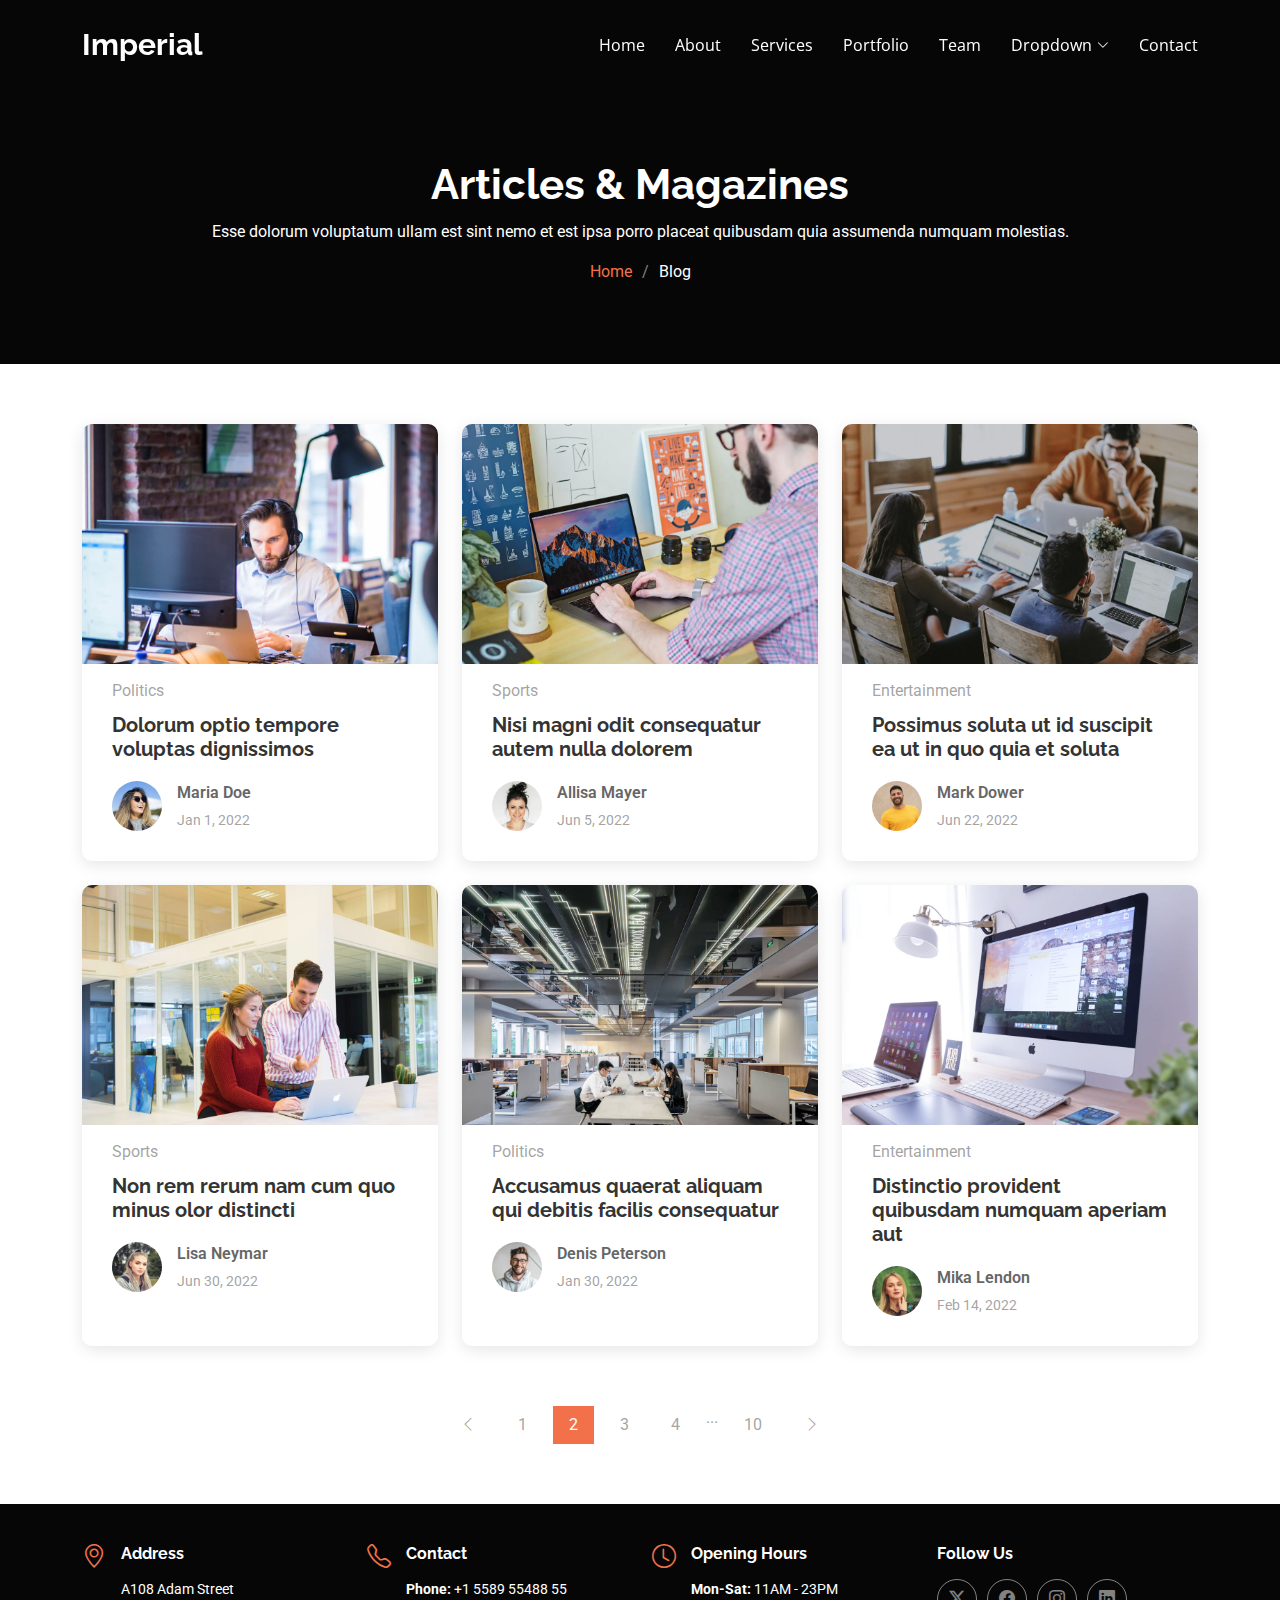
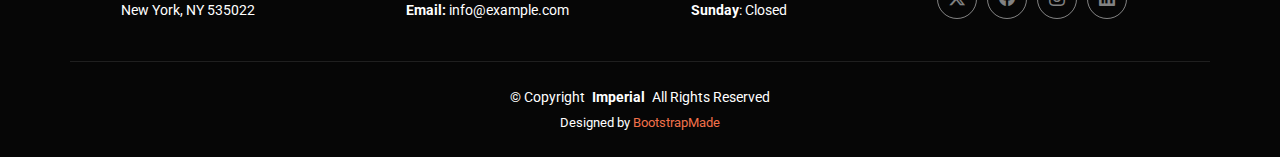
<file: articles-magazines.html>
<!DOCTYPE html>
<html lang="en">

<head>
  <meta charset="utf-8">
  <meta content="width=device-width, initial-scale=1.0" name="viewport">
  <title>Blog - Imperial Bootstrap Template</title>
  <meta name="description" content="">
  <meta name="keywords" content="">

  <!-- Favicons -->
  <link href="assets/img/favicon.png" rel="icon">
  <link href="assets/img/apple-touch-icon.png" rel="apple-touch-icon">

  <!-- Fonts -->
  <link href="https://fonts.googleapis.com" rel="preconnect">
  <link href="https://fonts.gstatic.com" rel="preconnect" crossorigin>
  <link href="https://fonts.googleapis.com/css2?family=Roboto:ital,wght@0,100;0,300;0,400;0,500;0,700;0,900;1,100;1,300;1,400;1,500;1,700;1,900&family=Open+Sans:ital,wght@0,300;0,400;0,500;0,600;0,700;0,800;1,300;1,400;1,500;1,600;1,700;1,800&family=Raleway:ital,wght@0,100;0,200;0,300;0,400;0,500;0,600;0,700;0,800;0,900;1,100;1,200;1,300;1,400;1,500;1,600;1,700;1,800;1,900&display=swap" rel="stylesheet">

  <!-- Vendor CSS Files -->
  <link href="assets/vendor/bootstrap/css/bootstrap.min.css" rel="stylesheet">
  <link href="assets/vendor/bootstrap-icons/bootstrap-icons.css" rel="stylesheet">
  <link href="assets/vendor/aos/aos.css" rel="stylesheet">
  <link href="assets/vendor/glightbox/css/glightbox.min.css" rel="stylesheet">
  <link href="assets/vendor/swiper/swiper-bundle.min.css" rel="stylesheet">

  <!-- Main CSS File -->
  <link href="assets/css/main.css" rel="stylesheet">

  <!-- =======================================================
  * Template Name: Imperial
  * Template URL: https://bootstrapmade.com/imperial-free-onepage-bootstrap-theme/
  * Updated: Oct 08 2024 with Bootstrap v5.3.3
  * Author: BootstrapMade.com
  * License: https://bootstrapmade.com/license/
  ======================================================== -->
</head>

<body class="blog-page">

  <header id="header" class="header d-flex align-items-center fixed-top">
    <div class="container-fluid container-xl position-relative d-flex align-items-center justify-content-between">

      <a href="index.html" class="logo d-flex align-items-center">
        <!-- Uncomment the line below if you also wish to use an image logo -->
        <!-- <img src="assets/img/logo-2.png" alt=""> -->
        <h1 class="sitename">Imperial</h1>
      </a>

      <nav id="navmenu" class="navmenu">
        <ul>
          <li><a href="#hero">Home</a></li>
          <li><a href="#about">About</a></li>
          <li><a href="#services">Services</a></li>
          <li><a href="#portfolio">Portfolio</a></li>
          <li><a href="#team">Team</a></li>
          <li class="dropdown"><a href="#"><span>Dropdown</span> <i class="bi bi-chevron-down toggle-dropdown"></i></a>
            <ul>
              <li><a href="#">Dropdown 1</a></li>
              <li class="dropdown"><a href="#"><span>Deep Dropdown</span> <i class="bi bi-chevron-down toggle-dropdown"></i></a>
                <ul>
                  <li><a href="#">Deep Dropdown 1</a></li>
                  <li><a href="#">Deep Dropdown 2</a></li>
                  <li><a href="#">Deep Dropdown 3</a></li>
                  <li><a href="#">Deep Dropdown 4</a></li>
                  <li><a href="#">Deep Dropdown 5</a></li>
                </ul>
              </li>
              <li><a href="#">Dropdown 2</a></li>
              <li><a href="#">Dropdown 3</a></li>
              <li><a href="#">Dropdown 4</a></li>
            </ul>
          </li>
          <li><a href="#contact">Contact</a></li>
        </ul>
        <i class="mobile-nav-toggle d-xl-none bi bi-list"></i>
      </nav>

    </div>
  </header>

  <main class="main">

    <!-- Page Title -->
    <div class="page-title dark-background">
      <div class="container position-relative">
        <h1>Articles & Magazines</h1>
        <p>Esse dolorum voluptatum ullam est sint nemo et est ipsa porro placeat quibusdam quia assumenda numquam molestias.</p>
        <nav class="breadcrumbs">
          <ol>
            <li><a href="index.html">Home</a></li>
            <li class="current">Blog</li>
          </ol>
        </nav>
      </div>
    </div><!-- End Page Title -->

    <!-- Blog Posts Section -->
    <section id="blog-posts" class="blog-posts section">

      <div class="container">
        <div class="row gy-4">

          <div class="col-lg-4">
            <article>

              <div class="post-img">
                <img src="assets/img/blog/blog-1.jpg" alt="" class="img-fluid">
              </div>

              <p class="post-category">Politics</p>

              <h2 class="title">
                <a href="blog-details.html">Dolorum optio tempore voluptas dignissimos</a>
              </h2>

              <div class="d-flex align-items-center">
                <img src="assets/img/blog/blog-author.jpg" alt="" class="img-fluid post-author-img flex-shrink-0">
                <div class="post-meta">
                  <p class="post-author">Maria Doe</p>
                  <p class="post-date">
                    <time datetime="2022-01-01">Jan 1, 2022</time>
                  </p>
                </div>
              </div>

            </article>
          </div><!-- End post list item -->

          <div class="col-lg-4">
            <article>

              <div class="post-img">
                <img src="assets/img/blog/blog-2.jpg" alt="" class="img-fluid">
              </div>

              <p class="post-category">Sports</p>

              <h2 class="title">
                <a href="blog-details.html">Nisi magni odit consequatur autem nulla dolorem</a>
              </h2>

              <div class="d-flex align-items-center">
                <img src="assets/img/blog/blog-author-2.jpg" alt="" class="img-fluid post-author-img flex-shrink-0">
                <div class="post-meta">
                  <p class="post-author">Allisa Mayer</p>
                  <p class="post-date">
                    <time datetime="2022-01-01">Jun 5, 2022</time>
                  </p>
                </div>
              </div>

            </article>
          </div><!-- End post list item -->

          <div class="col-lg-4">
            <article>

              <div class="post-img">
                <img src="assets/img/blog/blog-3.jpg" alt="" class="img-fluid">
              </div>

              <p class="post-category">Entertainment</p>

              <h2 class="title">
                <a href="blog-details.html">Possimus soluta ut id suscipit ea ut in quo quia et soluta</a>
              </h2>

              <div class="d-flex align-items-center">
                <img src="assets/img/blog/blog-author-3.jpg" alt="" class="img-fluid post-author-img flex-shrink-0">
                <div class="post-meta">
                  <p class="post-author">Mark Dower</p>
                  <p class="post-date">
                    <time datetime="2022-01-01">Jun 22, 2022</time>
                  </p>
                </div>
              </div>

            </article>
          </div><!-- End post list item -->

          <div class="col-lg-4">
            <article>

              <div class="post-img">
                <img src="assets/img/blog/blog-4.jpg" alt="" class="img-fluid">
              </div>

              <p class="post-category">Sports</p>

              <h2 class="title">
                <a href="blog-details.html">Non rem rerum nam cum quo minus olor distincti</a>
              </h2>

              <div class="d-flex align-items-center">
                <img src="assets/img/blog/blog-author-4.jpg" alt="" class="img-fluid post-author-img flex-shrink-0">
                <div class="post-meta">
                  <p class="post-author">Lisa Neymar</p>
                  <p class="post-date">
                    <time datetime="2022-01-01">Jun 30, 2022</time>
                  </p>
                </div>
              </div>

            </article>
          </div><!-- End post list item -->

          <div class="col-lg-4">
            <article>

              <div class="post-img">
                <img src="assets/img/blog/blog-5.jpg" alt="" class="img-fluid">
              </div>

              <p class="post-category">Politics</p>

              <h2 class="title">
                <a href="blog-details.html">Accusamus quaerat aliquam qui debitis facilis consequatur</a>
              </h2>

              <div class="d-flex align-items-center">
                <img src="assets/img/blog/blog-author-5.jpg" alt="" class="img-fluid post-author-img flex-shrink-0">
                <div class="post-meta">
                  <p class="post-author">Denis Peterson</p>
                  <p class="post-date">
                    <time datetime="2022-01-01">Jan 30, 2022</time>
                  </p>
                </div>
              </div>

            </article>
          </div><!-- End post list item -->

          <div class="col-lg-4">
            <article>

              <div class="post-img">
                <img src="assets/img/blog/blog-6.jpg" alt="" class="img-fluid">
              </div>

              <p class="post-category">Entertainment</p>

              <h2 class="title">
                <a href="blog-details.html">Distinctio provident quibusdam numquam aperiam aut</a>
              </h2>

              <div class="d-flex align-items-center">
                <img src="assets/img/blog/blog-author-6.jpg" alt="" class="img-fluid post-author-img flex-shrink-0">
                <div class="post-meta">
                  <p class="post-author">Mika Lendon</p>
                  <p class="post-date">
                    <time datetime="2022-01-01">Feb 14, 2022</time>
                  </p>
                </div>
              </div>

            </article>
          </div><!-- End post list item -->

        </div>
      </div>

    </section><!-- /Blog Posts Section -->

    <!-- Blog Pagination Section -->
    <section id="blog-pagination" class="blog-pagination section">

      <div class="container">
        <div class="d-flex justify-content-center">
          <ul>
            <li><a href="#"><i class="bi bi-chevron-left"></i></a></li>
            <li><a href="#">1</a></li>
            <li><a href="#" class="active">2</a></li>
            <li><a href="#">3</a></li>
            <li><a href="#">4</a></li>
            <li>...</li>
            <li><a href="#">10</a></li>
            <li><a href="#"><i class="bi bi-chevron-right"></i></a></li>
          </ul>
        </div>
      </div>

    </section><!-- /Blog Pagination Section -->

  </main>

  <footer id="footer" class="footer dark-background">

    <div class="container">
      <div class="row gy-3">
        <div class="col-lg-3 col-md-6 d-flex">
          <i class="bi bi-geo-alt icon"></i>
          <div class="address">
            <h4>Address</h4>
            <p>A108 Adam Street</p>
            <p>New York, NY 535022</p>
            <p></p>
          </div>

        </div>

        <div class="col-lg-3 col-md-6 d-flex">
          <i class="bi bi-telephone icon"></i>
          <div>
            <h4>Contact</h4>
            <p>
              <strong>Phone:</strong> <span>+1 5589 55488 55</span><br>
              <strong>Email:</strong> <span>info@example.com</span><br>
            </p>
          </div>
        </div>

        <div class="col-lg-3 col-md-6 d-flex">
          <i class="bi bi-clock icon"></i>
          <div>
            <h4>Opening Hours</h4>
            <p>
              <strong>Mon-Sat:</strong> <span>11AM - 23PM</span><br>
              <strong>Sunday</strong>: <span>Closed</span>
            </p>
          </div>
        </div>

        <div class="col-lg-3 col-md-6">
          <h4>Follow Us</h4>
          <div class="social-links d-flex">
            <a href="#" class="twitter"><i class="bi bi-twitter-x"></i></a>
            <a href="#" class="facebook"><i class="bi bi-facebook"></i></a>
            <a href="#" class="instagram"><i class="bi bi-instagram"></i></a>
            <a href="#" class="linkedin"><i class="bi bi-linkedin"></i></a>
          </div>
        </div>

      </div>
    </div>

    <div class="container copyright text-center mt-4">
      <p>© <span>Copyright</span> <strong class="px-1 sitename">Imperial</strong> <span>All Rights Reserved</span></p>
      <div class="credits">
        <!-- All the links in the footer should remain intact. -->
        <!-- You can delete the links only if you've purchased the pro version. -->
        <!-- Licensing information: https://bootstrapmade.com/license/ -->
        <!-- Purchase the pro version with working PHP/AJAX contact form: [buy-url] -->
        Designed by <a href="https://bootstrapmade.com/">BootstrapMade</a>
      </div>
    </div>

  </footer>

  <!-- Scroll Top -->
  <a href="#" id="scroll-top" class="scroll-top d-flex align-items-center justify-content-center"><i class="bi bi-arrow-up-short"></i></a>

  <!-- Preloader -->
  <div id="preloader"></div>

  <!-- Vendor JS Files -->
  <script src="assets/vendor/bootstrap/js/bootstrap.bundle.min.js"></script>
  <script src="assets/vendor/php-email-form/validate.js"></script>
  <script src="assets/vendor/aos/aos.js"></script>
  <script src="assets/vendor/typed.js/typed.umd.js"></script>
  <script src="assets/vendor/glightbox/js/glightbox.min.js"></script>
  <script src="assets/vendor/imagesloaded/imagesloaded.pkgd.min.js"></script>
  <script src="assets/vendor/isotope-layout/isotope.pkgd.min.js"></script>
  <script src="assets/vendor/swiper/swiper-bundle.min.js"></script>

  <!-- Main JS File -->
  <script src="assets/js/main.js"></script>

</body>

</html>
</file>
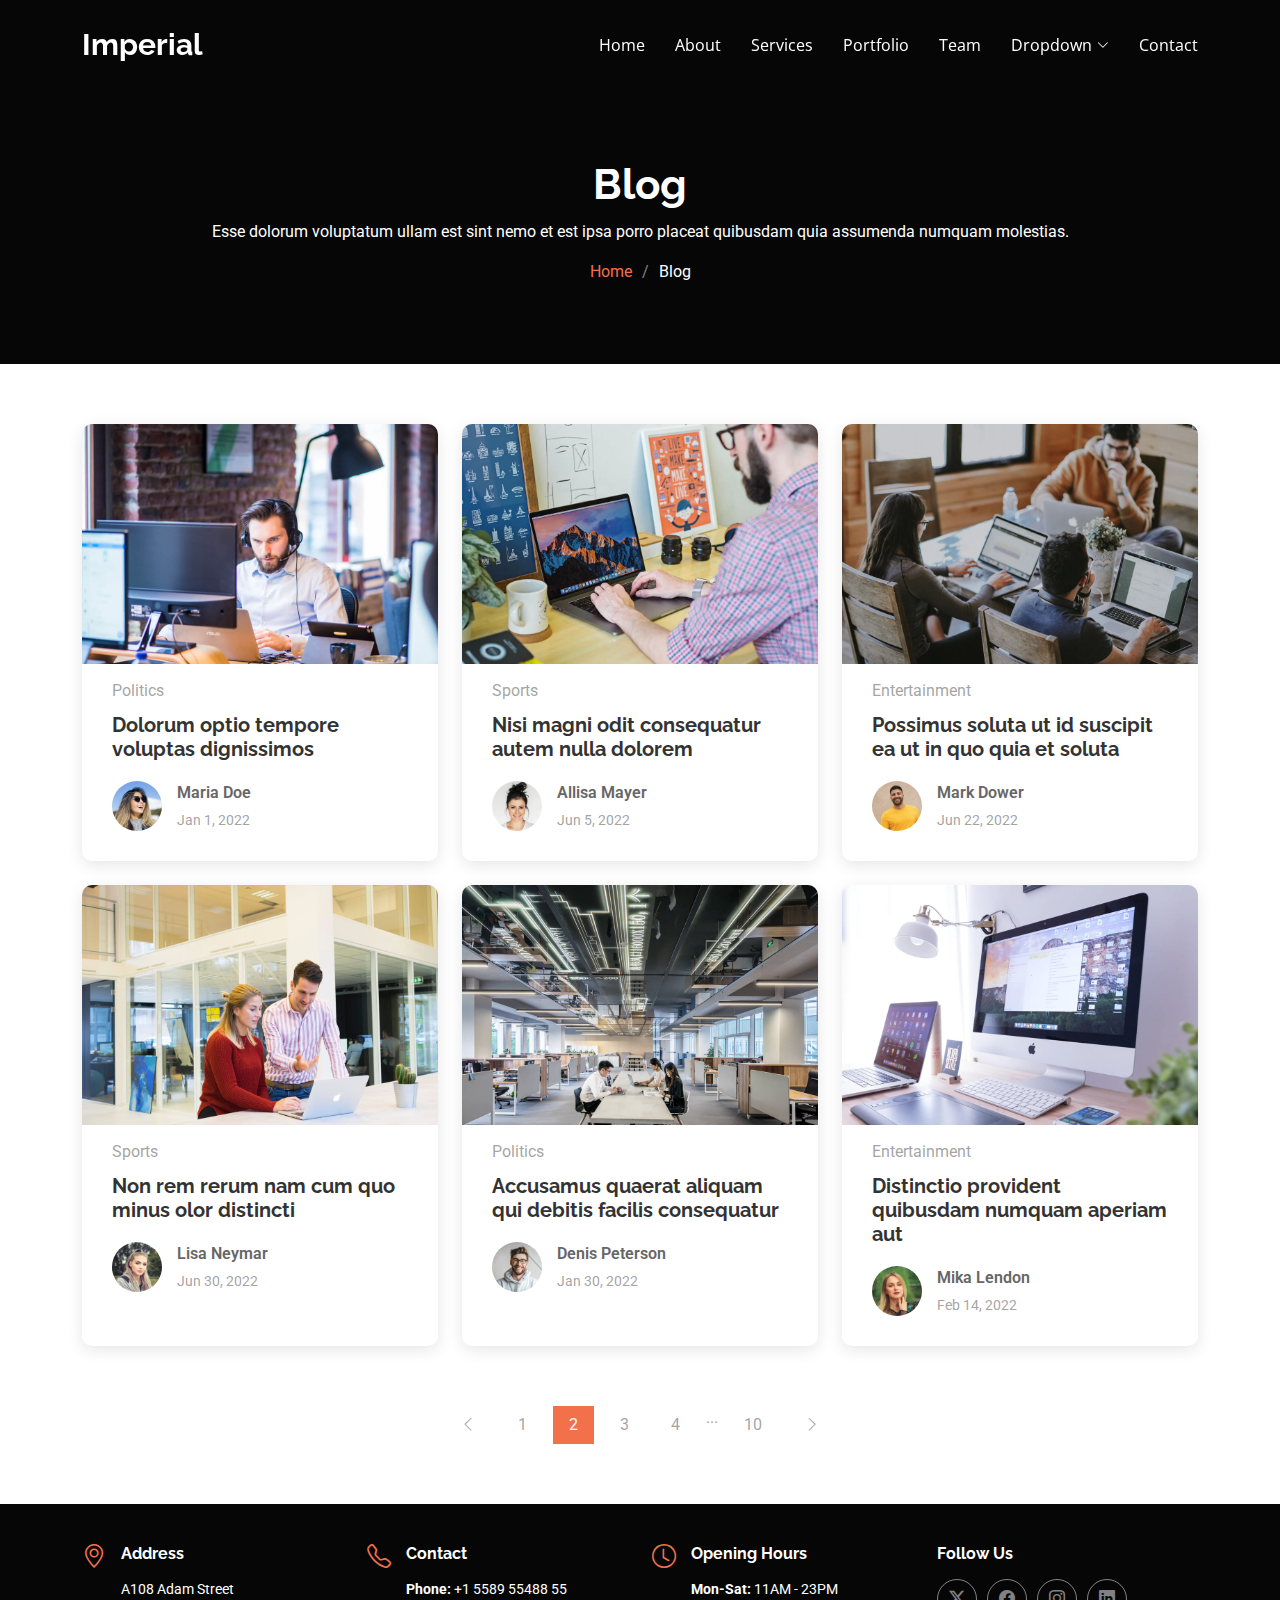
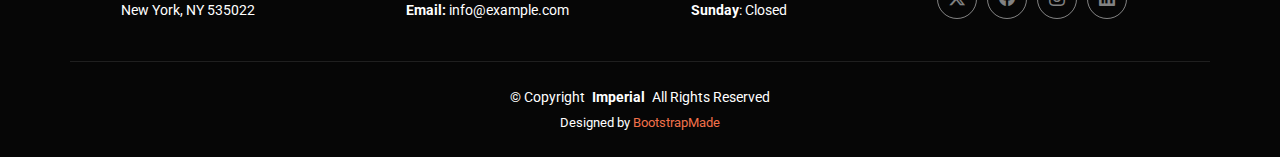
<file: blog.html>
<!DOCTYPE html>
<html lang="en">

<head>
  <meta charset="utf-8">
  <meta content="width=device-width, initial-scale=1.0" name="viewport">
  <title>Blog - Imperial Bootstrap Template</title>
  <meta name="description" content="">
  <meta name="keywords" content="">

  <!-- Favicons -->
  <link href="assets/img/favicon.png" rel="icon">
  <link href="assets/img/apple-touch-icon.png" rel="apple-touch-icon">

  <!-- Fonts -->
  <link href="https://fonts.googleapis.com" rel="preconnect">
  <link href="https://fonts.gstatic.com" rel="preconnect" crossorigin>
  <link href="https://fonts.googleapis.com/css2?family=Roboto:ital,wght@0,100;0,300;0,400;0,500;0,700;0,900;1,100;1,300;1,400;1,500;1,700;1,900&family=Open+Sans:ital,wght@0,300;0,400;0,500;0,600;0,700;0,800;1,300;1,400;1,500;1,600;1,700;1,800&family=Raleway:ital,wght@0,100;0,200;0,300;0,400;0,500;0,600;0,700;0,800;0,900;1,100;1,200;1,300;1,400;1,500;1,600;1,700;1,800;1,900&display=swap" rel="stylesheet">

  <!-- Vendor CSS Files -->
  <link href="assets/vendor/bootstrap/css/bootstrap.min.css" rel="stylesheet">
  <link href="assets/vendor/bootstrap-icons/bootstrap-icons.css" rel="stylesheet">
  <link href="assets/vendor/aos/aos.css" rel="stylesheet">
  <link href="assets/vendor/glightbox/css/glightbox.min.css" rel="stylesheet">
  <link href="assets/vendor/swiper/swiper-bundle.min.css" rel="stylesheet">

  <!-- Main CSS File -->
  <link href="assets/css/main.css" rel="stylesheet">

  <!-- =======================================================
  * Template Name: Imperial
  * Template URL: https://bootstrapmade.com/imperial-free-onepage-bootstrap-theme/
  * Updated: Oct 08 2024 with Bootstrap v5.3.3
  * Author: BootstrapMade.com
  * License: https://bootstrapmade.com/license/
  ======================================================== -->
</head>

<body class="blog-page">

  <header id="header" class="header d-flex align-items-center fixed-top">
    <div class="container-fluid container-xl position-relative d-flex align-items-center justify-content-between">

      <a href="index.html" class="logo d-flex align-items-center">
        <!-- Uncomment the line below if you also wish to use an image logo -->
        <!-- <img src="assets/img/logo-2.png" alt=""> -->
        <h1 class="sitename">Imperial</h1>
      </a>

      <nav id="navmenu" class="navmenu">
        <ul>
          <li><a href="#hero">Home</a></li>
          <li><a href="#about">About</a></li>
          <li><a href="#services">Services</a></li>
          <li><a href="#portfolio">Portfolio</a></li>
          <li><a href="#team">Team</a></li>
          <li class="dropdown"><a href="#"><span>Dropdown</span> <i class="bi bi-chevron-down toggle-dropdown"></i></a>
            <ul>
              <li><a href="#">Dropdown 1</a></li>
              <li class="dropdown"><a href="#"><span>Deep Dropdown</span> <i class="bi bi-chevron-down toggle-dropdown"></i></a>
                <ul>
                  <li><a href="#">Deep Dropdown 1</a></li>
                  <li><a href="#">Deep Dropdown 2</a></li>
                  <li><a href="#">Deep Dropdown 3</a></li>
                  <li><a href="#">Deep Dropdown 4</a></li>
                  <li><a href="#">Deep Dropdown 5</a></li>
                </ul>
              </li>
              <li><a href="#">Dropdown 2</a></li>
              <li><a href="#">Dropdown 3</a></li>
              <li><a href="#">Dropdown 4</a></li>
            </ul>
          </li>
          <li><a href="#contact">Contact</a></li>
        </ul>
        <i class="mobile-nav-toggle d-xl-none bi bi-list"></i>
      </nav>

    </div>
  </header>

  <main class="main">

    <!-- Page Title -->
    <div class="page-title dark-background">
      <div class="container position-relative">
        <h1>Blog</h1>
        <p>Esse dolorum voluptatum ullam est sint nemo et est ipsa porro placeat quibusdam quia assumenda numquam molestias.</p>
        <nav class="breadcrumbs">
          <ol>
            <li><a href="index.html">Home</a></li>
            <li class="current">Blog</li>
          </ol>
        </nav>
      </div>
    </div><!-- End Page Title -->

    <!-- Blog Posts Section -->
    <section id="blog-posts" class="blog-posts section">

      <div class="container">
        <div class="row gy-4">

          <div class="col-lg-4">
            <article>

              <div class="post-img">
                <img src="assets/img/blog/blog-1.jpg" alt="" class="img-fluid">
              </div>

              <p class="post-category">Politics</p>

              <h2 class="title">
                <a href="blog-details.html">Dolorum optio tempore voluptas dignissimos</a>
              </h2>

              <div class="d-flex align-items-center">
                <img src="assets/img/blog/blog-author.jpg" alt="" class="img-fluid post-author-img flex-shrink-0">
                <div class="post-meta">
                  <p class="post-author">Maria Doe</p>
                  <p class="post-date">
                    <time datetime="2022-01-01">Jan 1, 2022</time>
                  </p>
                </div>
              </div>

            </article>
          </div><!-- End post list item -->

          <div class="col-lg-4">
            <article>

              <div class="post-img">
                <img src="assets/img/blog/blog-2.jpg" alt="" class="img-fluid">
              </div>

              <p class="post-category">Sports</p>

              <h2 class="title">
                <a href="blog-details.html">Nisi magni odit consequatur autem nulla dolorem</a>
              </h2>

              <div class="d-flex align-items-center">
                <img src="assets/img/blog/blog-author-2.jpg" alt="" class="img-fluid post-author-img flex-shrink-0">
                <div class="post-meta">
                  <p class="post-author">Allisa Mayer</p>
                  <p class="post-date">
                    <time datetime="2022-01-01">Jun 5, 2022</time>
                  </p>
                </div>
              </div>

            </article>
          </div><!-- End post list item -->

          <div class="col-lg-4">
            <article>

              <div class="post-img">
                <img src="assets/img/blog/blog-3.jpg" alt="" class="img-fluid">
              </div>

              <p class="post-category">Entertainment</p>

              <h2 class="title">
                <a href="blog-details.html">Possimus soluta ut id suscipit ea ut in quo quia et soluta</a>
              </h2>

              <div class="d-flex align-items-center">
                <img src="assets/img/blog/blog-author-3.jpg" alt="" class="img-fluid post-author-img flex-shrink-0">
                <div class="post-meta">
                  <p class="post-author">Mark Dower</p>
                  <p class="post-date">
                    <time datetime="2022-01-01">Jun 22, 2022</time>
                  </p>
                </div>
              </div>

            </article>
          </div><!-- End post list item -->

          <div class="col-lg-4">
            <article>

              <div class="post-img">
                <img src="assets/img/blog/blog-4.jpg" alt="" class="img-fluid">
              </div>

              <p class="post-category">Sports</p>

              <h2 class="title">
                <a href="blog-details.html">Non rem rerum nam cum quo minus olor distincti</a>
              </h2>

              <div class="d-flex align-items-center">
                <img src="assets/img/blog/blog-author-4.jpg" alt="" class="img-fluid post-author-img flex-shrink-0">
                <div class="post-meta">
                  <p class="post-author">Lisa Neymar</p>
                  <p class="post-date">
                    <time datetime="2022-01-01">Jun 30, 2022</time>
                  </p>
                </div>
              </div>

            </article>
          </div><!-- End post list item -->

          <div class="col-lg-4">
            <article>

              <div class="post-img">
                <img src="assets/img/blog/blog-5.jpg" alt="" class="img-fluid">
              </div>

              <p class="post-category">Politics</p>

              <h2 class="title">
                <a href="blog-details.html">Accusamus quaerat aliquam qui debitis facilis consequatur</a>
              </h2>

              <div class="d-flex align-items-center">
                <img src="assets/img/blog/blog-author-5.jpg" alt="" class="img-fluid post-author-img flex-shrink-0">
                <div class="post-meta">
                  <p class="post-author">Denis Peterson</p>
                  <p class="post-date">
                    <time datetime="2022-01-01">Jan 30, 2022</time>
                  </p>
                </div>
              </div>

            </article>
          </div><!-- End post list item -->

          <div class="col-lg-4">
            <article>

              <div class="post-img">
                <img src="assets/img/blog/blog-6.jpg" alt="" class="img-fluid">
              </div>

              <p class="post-category">Entertainment</p>

              <h2 class="title">
                <a href="blog-details.html">Distinctio provident quibusdam numquam aperiam aut</a>
              </h2>

              <div class="d-flex align-items-center">
                <img src="assets/img/blog/blog-author-6.jpg" alt="" class="img-fluid post-author-img flex-shrink-0">
                <div class="post-meta">
                  <p class="post-author">Mika Lendon</p>
                  <p class="post-date">
                    <time datetime="2022-01-01">Feb 14, 2022</time>
                  </p>
                </div>
              </div>

            </article>
          </div><!-- End post list item -->

        </div>
      </div>

    </section><!-- /Blog Posts Section -->

    <!-- Blog Pagination Section -->
    <section id="blog-pagination" class="blog-pagination section">

      <div class="container">
        <div class="d-flex justify-content-center">
          <ul>
            <li><a href="#"><i class="bi bi-chevron-left"></i></a></li>
            <li><a href="#">1</a></li>
            <li><a href="#" class="active">2</a></li>
            <li><a href="#">3</a></li>
            <li><a href="#">4</a></li>
            <li>...</li>
            <li><a href="#">10</a></li>
            <li><a href="#"><i class="bi bi-chevron-right"></i></a></li>
          </ul>
        </div>
      </div>

    </section><!-- /Blog Pagination Section -->

  </main>

  <footer id="footer" class="footer dark-background">

    <div class="container">
      <div class="row gy-3">
        <div class="col-lg-3 col-md-6 d-flex">
          <i class="bi bi-geo-alt icon"></i>
          <div class="address">
            <h4>Address</h4>
            <p>A108 Adam Street</p>
            <p>New York, NY 535022</p>
            <p></p>
          </div>

        </div>

        <div class="col-lg-3 col-md-6 d-flex">
          <i class="bi bi-telephone icon"></i>
          <div>
            <h4>Contact</h4>
            <p>
              <strong>Phone:</strong> <span>+1 5589 55488 55</span><br>
              <strong>Email:</strong> <span>info@example.com</span><br>
            </p>
          </div>
        </div>

        <div class="col-lg-3 col-md-6 d-flex">
          <i class="bi bi-clock icon"></i>
          <div>
            <h4>Opening Hours</h4>
            <p>
              <strong>Mon-Sat:</strong> <span>11AM - 23PM</span><br>
              <strong>Sunday</strong>: <span>Closed</span>
            </p>
          </div>
        </div>

        <div class="col-lg-3 col-md-6">
          <h4>Follow Us</h4>
          <div class="social-links d-flex">
            <a href="#" class="twitter"><i class="bi bi-twitter-x"></i></a>
            <a href="#" class="facebook"><i class="bi bi-facebook"></i></a>
            <a href="#" class="instagram"><i class="bi bi-instagram"></i></a>
            <a href="#" class="linkedin"><i class="bi bi-linkedin"></i></a>
          </div>
        </div>

      </div>
    </div>

    <div class="container copyright text-center mt-4">
      <p>© <span>Copyright</span> <strong class="px-1 sitename">Imperial</strong> <span>All Rights Reserved</span></p>
      <div class="credits">
        <!-- All the links in the footer should remain intact. -->
        <!-- You can delete the links only if you've purchased the pro version. -->
        <!-- Licensing information: https://bootstrapmade.com/license/ -->
        <!-- Purchase the pro version with working PHP/AJAX contact form: [buy-url] -->
        Designed by <a href="https://bootstrapmade.com/">BootstrapMade</a>
      </div>
    </div>

  </footer>

  <!-- Scroll Top -->
  <a href="#" id="scroll-top" class="scroll-top d-flex align-items-center justify-content-center"><i class="bi bi-arrow-up-short"></i></a>

  <!-- Preloader -->
  <div id="preloader"></div>

  <!-- Vendor JS Files -->
  <script src="assets/vendor/bootstrap/js/bootstrap.bundle.min.js"></script>
  <script src="assets/vendor/php-email-form/validate.js"></script>
  <script src="assets/vendor/aos/aos.js"></script>
  <script src="assets/vendor/typed.js/typed.umd.js"></script>
  <script src="assets/vendor/glightbox/js/glightbox.min.js"></script>
  <script src="assets/vendor/imagesloaded/imagesloaded.pkgd.min.js"></script>
  <script src="assets/vendor/isotope-layout/isotope.pkgd.min.js"></script>
  <script src="assets/vendor/swiper/swiper-bundle.min.js"></script>

  <!-- Main JS File -->
  <script src="assets/js/main.js"></script>

</body>

</html>
</file>
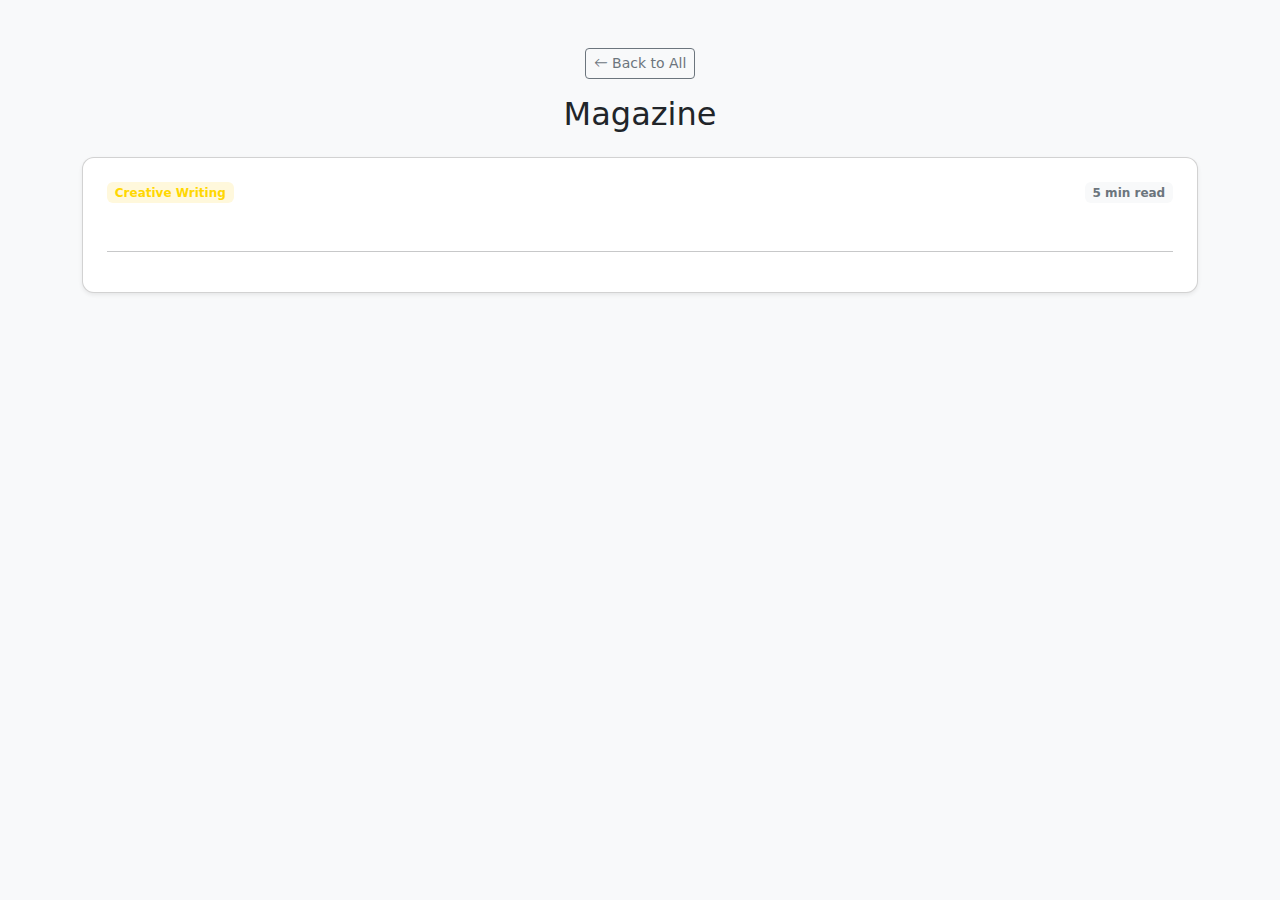
<file: magazine.html>
<!DOCTYPE html>
<html lang="en">
<head>
  <meta charset="UTF-8">
  <meta name="viewport" content="width=device-width, initial-scale=1.0">
  <title>Magazine - MIT Quill</title>

  <link href="https://cdn.jsdelivr.net/npm/bootstrap@5.3.2/dist/css/bootstrap.min.css" rel="stylesheet">
  <link href="https://cdn.jsdelivr.net/npm/bootstrap-icons@1.11.1/font/bootstrap-icons.css" rel="stylesheet">
  <style>
    body { background-color: #f8f9fa; }
    .container-title { text-align: center; margin: 3rem 0 1.5rem 0; }
    .content-card { border-radius: 12px; }
    .badge-gold { color:#FFD700; background-color:#fff8dc; }
    .article-content { white-space: pre-wrap; }
  </style>
</head>
<body>
  <div class="container">
    <div class="container-title">
      <a href="allmagazine.html" class="btn btn-sm btn-outline-secondary mb-3"><i class="bi bi-arrow-left"></i> Back to All</a>
      <h2 id="magTitle">Magazine</h2>
      <p class="text-muted" id="magMeta"></p>
    </div>

    <div class="card shadow-sm content-card p-4 mb-5">
      <div class="d-flex justify-content-between mb-3">
        <span class="badge badge-gold fw-bold">Creative Writing</span>
        <span class="badge bg-light text-secondary" id="magReadTime">5 min read</span>
      </div>
      <p class="lead" id="magDescription"></p>
      <hr>
      <div class="article-content" id="magContent"></div>
    </div>
  </div>

  <script>
    (function() {
      const SHEET_ID = '16b2aV3G4dimm7ENkD6KlJklPt2bXrc9LL7lt682Jv2c';
      const SHEET_NAME = 'Sheet1';
      const GVIZ_URL = `https://docs.google.com/spreadsheets/d/${SHEET_ID}/gviz/tq?tqx=out:json&sheet=${encodeURIComponent(SHEET_NAME)}`;

      function parseGviz(jsonpText) {
        const start = jsonpText.indexOf('(') + 1;
        const end = jsonpText.lastIndexOf(')');
        const json = JSON.parse(jsonpText.substring(start, end));
        return (json.table.rows || [])
          .filter(r => r && r.c)
          .map(r => r.c.map(c => (c && (c.f || c.v)) ? (c.f || c.v) : ''));
      }

      function formatDate(value) {
        try {
          const d = new Date(value);
          if (!isNaN(d)) {
            return d.toLocaleDateString(undefined, { year: 'numeric', month: 'long', day: 'numeric' });
          }
          return value;
        } catch (e) {
          return value || '';
        }
      }

      function getIdFromQuery() {
        const params = new URLSearchParams(window.location.search);
        const id = params.get('id');
        return id !== null ? parseInt(id, 10) : NaN;
      }

      fetch(GVIZ_URL)
        .then(r => r.text())
        .then(text => parseGviz(text))
        .then(rows => {
          const data = rows.filter(r => (r[0] || '').toString().trim().length > 0 && r[0] !== 'Heading');
          let id = getIdFromQuery();
          if (isNaN(id) || id < 0 || id >= data.length) {
            id = data.length - 1; // fallback to latest
          }
          const item = data[id];

          const title = item[0] || '';
          const description = item[1] || '';
          const content = item[2] || '';
          const author = item[3] || 'MIT Quill Team';
          const date = item[4] || '';

          document.getElementById('magTitle').textContent = title;
          document.getElementById('magMeta').textContent = `${author}${author && date ? ' • ' : ''}${formatDate(date)}`;
          document.getElementById('magDescription').textContent = description;
          document.getElementById('magContent').textContent = content;
        })
        .catch(err => {
          console.error('Failed to load magazine details', err);
        });
    })();
  </script>
</body>
</html>
</file>
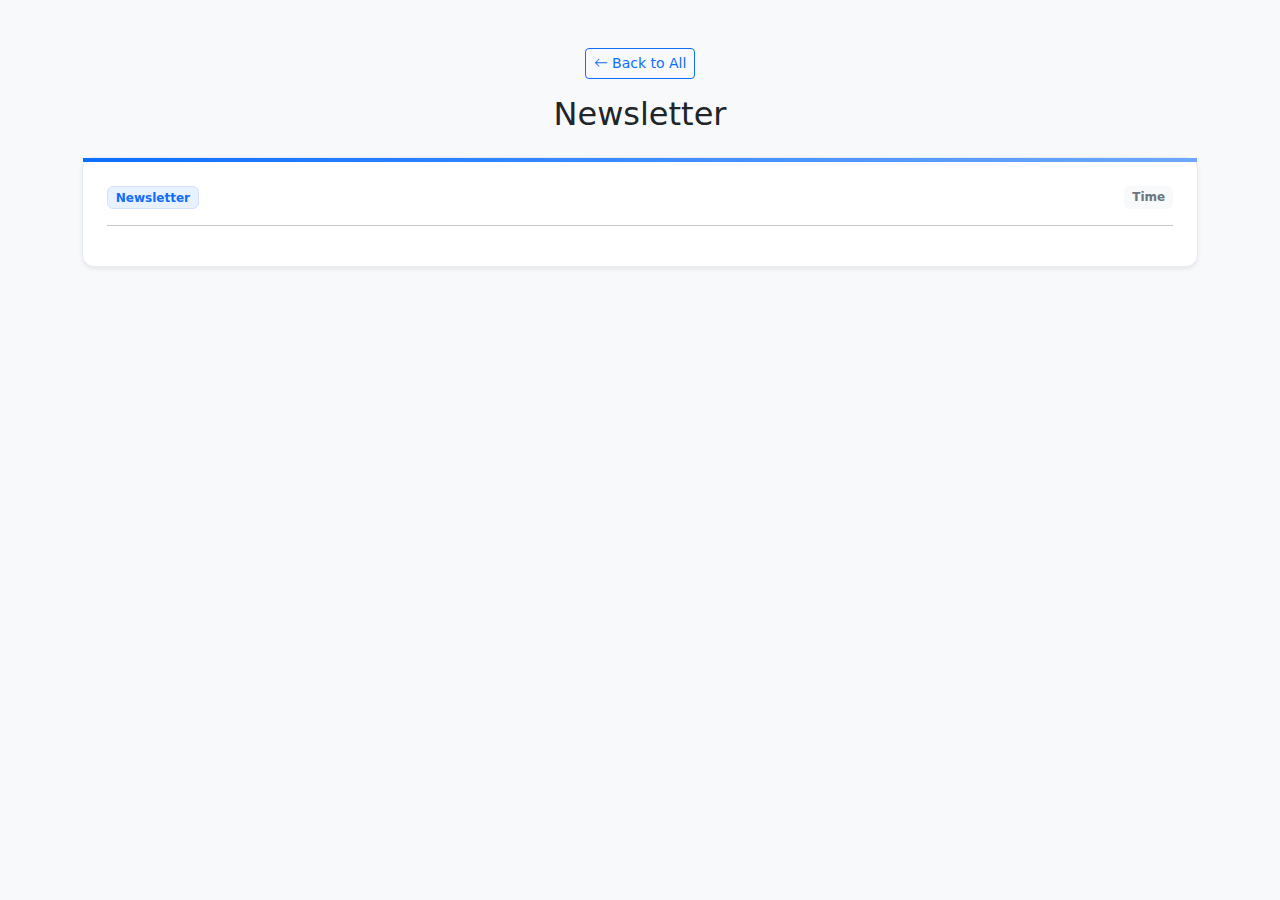
<file: newsletter.html>
<!DOCTYPE html>
<html lang="en">
<head>
  <meta charset="UTF-8">
  <meta name="viewport" content="width=device-width, initial-scale=1.0">
  <title>Newsletter - MIT Quill</title>
  <link href="https://cdn.jsdelivr.net/npm/bootstrap@5.3.2/dist/css/bootstrap.min.css" rel="stylesheet">
  <link href="https://cdn.jsdelivr.net/npm/bootstrap-icons@1.11.1/font/bootstrap-icons.css" rel="stylesheet">
  <style>
    body { background-color:#f8f9fa; }
    .container-title { text-align:center; margin:3rem 0 1.5rem 0; }
    .content-card { border-radius:12px; background:#ffffff; border:1px solid #e6edf5; }
    .news-ribbon { height:4px; background: linear-gradient(90deg, #0d6efd, #6ea8fe); }
    .badge-soft-primary { background-color:#e7f1ff; color:#0d6efd; border:1px solid #d3e3ff; }
    .article-content { white-space: pre-wrap; }
  </style>
</head>
<body>
  <div class="container">
    <div class="container-title">
      <a href="allnewsletter.html" class="btn btn-sm btn-outline-primary mb-3"><i class="bi bi-arrow-left"></i> Back to All</a>
      <h2 id="nlTitle">Newsletter</h2>
      <p class="text-muted" id="nlMeta"></p>
    </div>
    <div class="card shadow-sm content-card mb-5">
      <div class="news-ribbon"></div>
      <div class="p-4">
      <div class="d-flex justify-content-between mb-3">
        <span class="badge badge-soft-primary fw-bold">Newsletter</span>
        <span class="badge bg-light text-secondary" id="nlTime">Time</span>
      </div>
      <p class="lead" id="nlDescription"></p>
      <hr>
      <div class="article-content" id="nlContent"></div>
      </div>
    </div>
  </div>

  <script>
    (function(){
      const SHEET_ID = '1ebBDTG0IiRfjNNlMwPzYdfe6VLe3spRBS3sGX7_OyX8';
      const SHEET_NAME = 'Sheet1';
      const GVIZ_URL = `https://docs.google.com/spreadsheets/d/${SHEET_ID}/gviz/tq?tqx=out:json&sheet=${encodeURIComponent(SHEET_NAME)}`;
      function parseGviz(t){ const s=t.indexOf('(')+1,e=t.lastIndexOf(')'); const j=JSON.parse(t.substring(s,e)); return (j.table.rows||[]).filter(r=>r&&r.c).map(r=> r.c.map(c=> (c&&(c.f||c.v)) ? (c.f||c.v) : '')); }
      function formatDate(v){ try{ const d=new Date(v); if(!isNaN(d)) return d.toLocaleDateString(undefined,{year:'numeric',month:'long',day:'numeric'}); return v; }catch(_){ return v||'';} }
      function getId(){ const p=new URLSearchParams(window.location.search); const id=p.get('id'); return id!==null?parseInt(id,10):NaN; }

      fetch(GVIZ_URL).then(r=>r.text()).then(parseGviz).then(rows=>{
        const data = rows.filter(r => (r[0]||'').toString().trim().length>0 && r[0] !== 'Heading');
        let id=getId(); if(isNaN(id)||id<0||id>=data.length) id=data.length-1;
        const item=data[id];
        const title=item[0]||''; const desc=item[1]||''; const content=item[2]||''; const author=item[3]||'MIT Quill Team'; const date=item[4]||''; const time=item[5]||'';
        document.getElementById('nlTitle').textContent=title;
        document.getElementById('nlMeta').textContent=`${author}${author&&date?' • ':''}${formatDate(date)}`;
        document.getElementById('nlDescription').textContent=desc;
        document.getElementById('nlContent').textContent=content;
        document.getElementById('nlTime').textContent=time;
      }).catch(err=>console.error('Failed to load newsletter details', err));
    })();
  </script>
</body>
</html>
</file>
<file: assets/css/main.css>
/**
* Template Name: Imperial
* Template URL: https://bootstrapmade.com/imperial-free-onepage-bootstrap-theme/
* Updated: Oct 08 2024 with Bootstrap v5.3.3
* Author: BootstrapMade.com
* License: https://bootstrapmade.com/license/
*/

/*--------------------------------------------------------------
# Font & Color Variables
# Help: https://bootstrapmade.com/color-system/
--------------------------------------------------------------*/
/* Fonts */
:root {
  --default-font: "Roboto",  system-ui, -apple-system, "Segoe UI", Roboto, "Helvetica Neue", Arial, "Noto Sans", "Liberation Sans", sans-serif, "Apple Color Emoji", "Segoe UI Emoji", "Segoe UI Symbol", "Noto Color Emoji";
  --heading-font: "Raleway",  sans-serif;
  --nav-font: "Open Sans",  sans-serif;
}

/* Global Colors - The following color variables are used throughout the website. Updating them here will change the color scheme of the entire website */
:root { 
  --background-color: #ffffff; /* Background color for the entire website, including individual sections */
  --default-color: #666666; /* Default color used for the majority of the text content across the entire website */
  --heading-color: #333333; /* Color for headings, subheadings and title throughout the website */
  --accent-color: #f2714a; /* Accent color that represents your brand on the website. It's used for buttons, links, and other elements that need to stand out */
  --surface-color: #ffffff; /* The surface color is used as a background of boxed elements within sections, such as cards, icon boxes, or other elements that require a visual separation from the global background. */
  --contrast-color: #ffffff; /* Contrast color for text, ensuring readability against backgrounds of accent, heading, or default colors. */
}

/* Nav Menu Colors - The following color variables are used specifically for the navigation menu. They are separate from the global colors to allow for more customization options */
:root {
  --nav-color: #ffffff;  /* The default color of the main navmenu links */
  --nav-hover-color: #17afb1; /* Applied to main navmenu links when they are hovered over or active */
  --nav-mobile-background-color: #ffffff; /* Used as the background color for mobile navigation menu */
  --nav-dropdown-background-color: #ffffff; /* Used as the background color for dropdown items that appear when hovering over primary navigation items */
  --nav-dropdown-color: #666666; /* Used for navigation links of the dropdown items in the navigation menu. */
  --nav-dropdown-hover-color: #f2714a ; /* Similar to --nav-hover-color, this color is applied to dropdown navigation links when they are hovered over. */
}

/* Color Presets - These classes override global colors when applied to any section or element, providing reuse of the sam color scheme. */

.light-background {
  --background-color: #f9f9f9;
  --surface-color: #ffffff;
}

.dark-background {
  --background-color: #060606;
  --default-color: #ffffff;
  --heading-color: #ffffff;
  --surface-color: #252525;
  --contrast-color: #ffffff;
}

/* Smooth scroll */
:root {
  scroll-behavior: smooth;
}

/*--------------------------------------------------------------
# General Styling & Shared Classes
--------------------------------------------------------------*/
body {
  color: var(--default-color);
  background-color: var(--background-color);
  font-family: var(--default-font);
}

a {
  color: var(--accent-color);
  text-decoration: none;
  transition: 0.3s;
}

a:hover {
  color: color-mix(in srgb, var(--accent-color), transparent 25%);
  text-decoration: none;
}

h1,
h2,
h3,
h4,
h5,
h6 {
  color: var(--heading-color);
  font-family: var(--heading-font);
}

/* PHP Email Form Messages
------------------------------*/
.php-email-form .error-message {
  display: none;
  background: #df1529;
  color: #ffffff;
  text-align: left;
  padding: 15px;
  margin-bottom: 24px;
  font-weight: 600;
}

.php-email-form .sent-message {
  display: none;
  color: #ffffff;
  background: #059652;
  text-align: center;
  padding: 15px;
  margin-bottom: 24px;
  font-weight: 600;
}

.php-email-form .loading {
  display: none;
  background: var(--surface-color);
  text-align: center;
  padding: 15px;
  margin-bottom: 24px;
}

.php-email-form .loading:before {
  content: "";
  display: inline-block;
  border-radius: 50%;
  width: 24px;
  height: 24px;
  margin: 0 10px -6px 0;
  border: 3px solid var(--accent-color);
  border-top-color: var(--surface-color);
  animation: php-email-form-loading 1s linear infinite;
}

@keyframes php-email-form-loading {
  0% {
    transform: rotate(0deg);
  }

  100% {
    transform: rotate(360deg);
  }
}

/*--------------------------------------------------------------
# Global Header
--------------------------------------------------------------*/
.header {
  --background-color: rgba(0, 0, 0, 0);
  --default-color: #ffffff;
  --heading-color: #ffffff;
  color: var(--default-color);
  background-color: var(--background-color);
  padding: 15px 0;
  transition: all 0.5s;
  z-index: 997;
}

.header .logo {
  line-height: 1;
}

.header .logo img {
  max-height: 32px;
  margin-right: 8px;
}

.header .logo h1 {
  font-size: 30px;
  margin: 0;
  font-weight: 700;
  color: var(--heading-color);
}

.scrolled .header {
  box-shadow: 0px 0 18px rgba(0, 0, 0, 0.1);
}

/* Global Header on Scroll
------------------------------*/
.scrolled .header {
  --background-color: rgba(0, 0, 0, 0.8);
}

/*--------------------------------------------------------------
# Navigation Menu
--------------------------------------------------------------*/
/* Navmenu - Desktop */
@media (min-width: 1200px) {
  .navmenu {
    padding: 0;
  }

  .navmenu ul {
    margin: 0;
    padding: 0;
    display: flex;
    list-style: none;
    align-items: center;
  }

  .navmenu li {
    position: relative;
  }

  .navmenu a,
  .navmenu a:focus {
    color: var(--nav-color);
    padding: 18px 15px;
    font-size: 16px;
    font-family: var(--nav-font);
    font-weight: 400;
    display: flex;
    align-items: center;
    justify-content: space-between;
    white-space: nowrap;
    transition: 0.3s;
  }

  .navmenu a i,
  .navmenu a:focus i {
    font-size: 12px;
    line-height: 0;
    margin-left: 5px;
    transition: 0.3s;
  }

  .navmenu li:last-child a {
    padding-right: 0;
  }

  .navmenu li:hover>a,
  .navmenu .active,
  .navmenu .active:focus {
    color: var(--nav-hover-color);
  }

  .navmenu .dropdown ul {
    margin: 0;
    padding: 10px 0;
    background: var(--nav-dropdown-background-color);
    display: block;
    position: absolute;
    visibility: hidden;
    left: 14px;
    top: 130%;
    opacity: 0;
    transition: 0.3s;
    border-radius: 4px;
    z-index: 99;
    box-shadow: 0px 0px 30px rgba(0, 0, 0, 0.1);
  }

  .navmenu .dropdown ul li {
    min-width: 200px;
  }

  .navmenu .dropdown ul a {
    padding: 10px 20px;
    font-size: 15px;
    text-transform: none;
    color: var(--nav-dropdown-color);
  }

  .navmenu .dropdown ul a i {
    font-size: 12px;
  }

  .navmenu .dropdown ul a:hover,
  .navmenu .dropdown ul .active:hover,
  .navmenu .dropdown ul li:hover>a {
    color: var(--nav-dropdown-hover-color);
  }

  .navmenu .dropdown:hover>ul {
    opacity: 1;
    top: 100%;
    visibility: visible;
  }

  .navmenu .dropdown .dropdown ul {
    top: 0;
    left: -90%;
    visibility: hidden;
  }

  .navmenu .dropdown .dropdown:hover>ul {
    opacity: 1;
    top: 0;
    left: -100%;
    visibility: visible;
  }
}

/* Navmenu - Mobile */
@media (max-width: 1199px) {
  .mobile-nav-toggle {
    color: var(--nav-color);
    font-size: 28px;
    line-height: 0;
    margin-right: 10px;
    cursor: pointer;
    transition: color 0.3s;
  }

  .navmenu {
    padding: 0;
    z-index: 9997;
  }

  .navmenu ul {
    display: none;
    list-style: none;
    position: absolute;
    inset: 60px 20px 20px 20px;
    padding: 10px 0;
    margin: 0;
    border-radius: 6px;
    background-color: var(--nav-mobile-background-color);
    overflow-y: auto;
    transition: 0.3s;
    z-index: 9998;
    box-shadow: 0px 0px 30px rgba(0, 0, 0, 0.1);
  }

  .navmenu a,
  .navmenu a:focus {
    color: var(--nav-dropdown-color);
    padding: 10px 20px;
    font-family: var(--nav-font);
    font-size: 17px;
    font-weight: 500;
    display: flex;
    align-items: center;
    justify-content: space-between;
    white-space: nowrap;
    transition: 0.3s;
  }

  .navmenu a i,
  .navmenu a:focus i {
    font-size: 12px;
    line-height: 0;
    margin-left: 5px;
    width: 30px;
    height: 30px;
    display: flex;
    align-items: center;
    justify-content: center;
    border-radius: 50%;
    transition: 0.3s;
    background-color: color-mix(in srgb, var(--accent-color), transparent 90%);
  }

  .navmenu a i:hover,
  .navmenu a:focus i:hover {
    background-color: var(--accent-color);
    color: var(--contrast-color);
  }

  .navmenu a:hover,
  .navmenu .active,
  .navmenu .active:focus {
    color: var(--nav-dropdown-hover-color);
  }

  .navmenu .active i,
  .navmenu .active:focus i {
    background-color: var(--accent-color);
    color: var(--contrast-color);
    transform: rotate(180deg);
  }

  .navmenu .dropdown ul {
    position: static;
    display: none;
    z-index: 99;
    padding: 10px 0;
    margin: 10px 20px;
    background-color: var(--nav-dropdown-background-color);
    border: 1px solid color-mix(in srgb, var(--default-color), transparent 90%);
    box-shadow: none;
    transition: all 0.5s ease-in-out;
  }

  .navmenu .dropdown ul ul {
    background-color: rgba(33, 37, 41, 0.1);
  }

  .navmenu .dropdown>.dropdown-active {
    display: block;
    background-color: rgba(33, 37, 41, 0.03);
  }

  .mobile-nav-active {
    overflow: hidden;
  }

  .mobile-nav-active .mobile-nav-toggle {
    color: #fff;
    position: absolute;
    font-size: 32px;
    top: 15px;
    right: 15px;
    margin-right: 0;
    z-index: 9999;
  }

  .mobile-nav-active .navmenu {
    position: fixed;
    overflow: hidden;
    inset: 0;
    background: rgba(33, 37, 41, 0.8);
    transition: 0.3s;
  }

  .mobile-nav-active .navmenu>ul {
    display: block;
  }
}

/*--------------------------------------------------------------
# Global Footer
--------------------------------------------------------------*/
.footer {
  color: var(--default-color);
  background-color: var(--background-color);
  font-size: 14px;
  padding: 40px 0 0 0;
  position: relative;
  
}

.footer .icon {
  color: var(--accent-color);
  margin-right: 15px;
  font-size: 24px;
  line-height: 0;
}

.footer h4 {
  font-size: 16px;
  font-weight: 700;
  margin-bottom: 15px;
}

.footer .address p {
  margin-bottom: 0px;
}

.footer .social-links a {
  display: flex;
  align-items: center;
  justify-content: center;
  width: 40px;
  height: 40px;
  border-radius: 50%;
  border: 1px solid color-mix(in srgb, var(--default-color), transparent 50%);
  font-size: 16px;
  color: color-mix(in srgb, var(--default-color), transparent 50%);
  margin-right: 10px;
  transition: 0.3s;
}

.footer .social-links a:hover {
  color: var(--accent-color);
  border-color: var(--accent-color);
}

.footer .copyright {
  padding: 25px 0;
  border-top: 1px solid color-mix(in srgb, var(--default-color), transparent 90%);
}

.footer .copyright p {
  margin-bottom: 0;
}

.footer .credits {
  margin-top: 5px;
  font-size: 13px;
}

/*--------------------------------------------------------------
# Preloader
--------------------------------------------------------------*/
#preloader {
  position: fixed;
  inset: 0;
  z-index: 999999;
  overflow: hidden;
  background: var(--background-color);
  transition: all 0.6s ease-out;
}

#preloader:before {
  content: "";
  position: fixed;
  top: calc(50% - 30px);
  left: calc(50% - 30px);
  border: 6px solid #ffffff;
  border-color: var(--accent-color) transparent var(--accent-color) transparent;
  border-radius: 50%;
  width: 60px;
  height: 60px;
  animation: animate-preloader 1.5s linear infinite;
}

@keyframes animate-preloader {
  0% {
    transform: rotate(0deg);
  }

  100% {
    transform: rotate(360deg);
  }
}

/*--------------------------------------------------------------
# Scroll Top Button
--------------------------------------------------------------*/
.scroll-top {
  position: fixed;
  visibility: hidden;
  opacity: 0;
  right: 15px;
  bottom: 15px;
  z-index: 99999;
  background-color: var(--accent-color);
  width: 40px;
  height: 40px;
  border-radius: 4px;
  transition: all 0.4s;
}

.scroll-top i {
  font-size: 24px;
  color: var(--contrast-color);
  line-height: 0;
}

.scroll-top:hover {
  background-color: color-mix(in srgb, var(--accent-color), transparent 20%);
  color: var(--contrast-color);
}

.scroll-top.active {
  visibility: visible;
  opacity: 1;
}

/*--------------------------------------------------------------
# Disable aos animation delay on mobile devices
--------------------------------------------------------------*/
@media screen and (max-width: 768px) {
  [data-aos-delay] {
    transition-delay: 0 !important;
  }
}

/*--------------------------------------------------------------
# Global Page Titles & Breadcrumbs
--------------------------------------------------------------*/
.page-title {
  color: var(--default-color);
  background-color: var(--background-color);
  padding: 160px 0 80px 0;
  text-align: center;
  position: relative;
}

.page-title:before {
  content: "";
  background-color: color-mix(in srgb, var(--background-color), transparent 50%);
  position: absolute;
  inset: 0;
}

.page-title h1 {
  font-size: 42px;
  font-weight: 700;
  margin-bottom: 10px;
}

.page-title .breadcrumbs ol {
  display: flex;
  flex-wrap: wrap;
  list-style: none;
  justify-content: center;
  padding: 0;
  margin: 0;
  font-size: 16px;
  font-weight: 400;
}

.page-title .breadcrumbs ol li+li {
  padding-left: 10px;
}

.page-title .breadcrumbs ol li+li::before {
  content: "/";
  display: inline-block;
  padding-right: 10px;
  color: color-mix(in srgb, var(--default-color), transparent 50%);
}

/*--------------------------------------------------------------
# Global Sections
--------------------------------------------------------------*/
section,
.section {
  color: var(--default-color);
  background-color: var(--background-color);
  padding: 60px 0;
  scroll-margin-top: 90px;
  overflow: clip;
}

@media (max-width: 1199px) {

  section,
  .section {
    scroll-margin-top: 66px;
  }
}

/*--------------------------------------------------------------
# Global Section Titles
--------------------------------------------------------------*/
.section-title {
  text-align: center;
  padding-bottom: 60px;
  position: relative;
}

.section-title h2 {
  font-size: 32px;
  font-weight: 700;
  margin-bottom: 20px;
  padding-bottom: 20px;
  text-transform: uppercase;
  position: relative;
}

.section-title h2:after {
  content: "";
  position: absolute;
  display: block;
  width: 50px;
  height: 3px;
  background: var(--accent-color);
  left: 0;
  right: 0;
  bottom: 0;
  margin: auto;
}

.section-title p {
  margin-bottom: 0;
}

/*--------------------------------------------------------------
# Hero Section
--------------------------------------------------------------*/
.hero {
  width: 100%;
  min-height: 100vh;
  position: relative;
  padding: 80px 0;
  display: flex;
  align-items: center;
  justify-content: center;
}

.hero .hero-bg {
  position: absolute;
  inset: 0;
  display: block;
  width: 100%;
  height: 100%;
  object-fit: cover;
  z-index: 1;
}

.hero:before {
  content: "";
  background: color-mix(in srgb, var(--background-color), transparent 20%);
  position: absolute;
  inset: 0;
  z-index: 2;
}

.hero .container {
  position: relative;
  z-index: 3;
}

.hero h2 {
  margin: 0;
  font-size: 64px;
  font-weight: 700;
}

.hero p {
  margin: 5px 0 50px 0;
  font-size: 26px;
}

.hero p span {
  letter-spacing: 1px;
  border-bottom: 2px solid var(--accent-color);
}

.hero .cta-btn {
  margin: 10px 5px;
  font-weight: 400;
  font-size: 15px;
  letter-spacing: 1px;
  display: inline-block;
  padding: 10px 30px;
  transition: 0.3s;
  background: var(--accent-color);
  border: 2px solid var(--accent-color);
  color: var(--contrast-color);
}

.hero .cta-btn:hover {
  background: color-mix(in srgb, var(--accent-color), transparent 20%);
}

.hero .cta-btn2 {
  margin: 10px 5px;
  font-weight: 400;
  font-size: 15px;
  letter-spacing: 1px;
  display: inline-block;
  padding: 10px 30px;
  border-radius: 0;
  transition: 0.3s;
  color: var(--contrast-color);
  border: 2px solid var(--accent-color);
}

.hero .cta-btn2:hover {
  background: var(--accent-color);
}

@media (max-width: 768px) {
  .hero h2 {
    font-size: 32px;
  }

  .hero p {
    font-size: 20px;
  }
}

/*--------------------------------------------------------------
# About Section
--------------------------------------------------------------*/
.about .content h3 {
  font-size: 2rem;
  font-weight: 700;
}

.about .content ul {
  list-style: none;
  padding: 0;
}

.about .content ul li {
  padding-bottom: 10px;
}

.about .content ul i {
  font-size: 1.25rem;
  margin-right: 4px;
  color: var(--accent-color);
}

.about .content p:last-child {
  margin-bottom: 0;
}

.about .content .read-more {
  background: var(--accent-color);
  color: var(--contrast-color);
  font-family: var(--heading-font);
  font-weight: 500;
  font-size: 16px;
  letter-spacing: 1px;
  padding: 12px 24px;
  border-radius: 5px;
  transition: 0.3s;
  display: inline-flex;
  align-items: center;
  justify-content: center;
}

.about .content .read-more i {
  font-size: 18px;
  margin-left: 5px;
  line-height: 0;
  transition: 0.3s;
}

.about .content .read-more:hover {
  background: color-mix(in srgb, var(--accent-color), black 20%);
  padding-right: 19px;
}

.about .content .read-more:hover i {
  margin-left: 10px;
}

/*--------------------------------------------------------------
# Services Section
--------------------------------------------------------------*/
.services .service-item {
  position: relative;
}

.services .service-item .icon {
  background: var(--accent-color);
  display: flex;
  align-items: center;
  justify-content: center;
  width: 54px;
  height: 54px;
  border-radius: 50%;
  transition: 0.5s;
  border: 1px solid var(--accent-color);
  margin-right: 20px;
}

.services .service-item .icon i {
  color: var(--contrast-color);
  font-size: 24px;
  line-height: 0;
}

.services .service-item:hover .icon {
  background: var(--surface-color);
}

.services .service-item:hover .icon i {
  color: var(--accent-color);
}

.services .service-item .title {
  font-weight: 700;
  margin-bottom: 15px;
  font-size: 18px;
}

.services .service-item .title a {
  color: var(--heading-color);
}

.services .service-item .title a:hover {
  color: var(--accent-color);
}

.services .service-item .description {
  line-height: 24px;
  font-size: 14px;
}

/*--------------------------------------------------------------
# Features Section
--------------------------------------------------------------*/
.features {
  --default-color: #555;
  --heading-color: #333;
}

.features .feature-box {
  height: 100%;
  padding: 40px 30px;
  border-radius: 10px;
}

.features .feature-box i {
  font-size: 44px;
  display: inline-block;
  line-height: 0;
  color: var(--accent-color);
  margin-bottom: 20px;
}

.features .feature-box h4 {
  font-size: 20px;
  font-weight: 700;
  margin: 0 0 10px 0;
}

.features .feature-box p {
  font-size: 15px;
  margin-bottom: 0;
}

.features .feature-box.orange {
  background-color: #fff3e2;
}

.features .feature-box.orange i {
  color: #edb86e;
}

.features .feature-box.blue {
  background-color: #deedfd;
}

.features .feature-box.blue i {
  color: #20a5f8;
}

.features .feature-box.green {
  background-color: #d5f1e4;
}

.features .feature-box.green i {
  color: #48c88a;
}

.features .feature-box.red {
  background-color: #fdeded;
}

.features .feature-box.red i {
  color: #f28484;
}

/*--------------------------------------------------------------
# Call To Action Section
--------------------------------------------------------------*/
.call-to-action {
  padding: 120px 0;
  position: relative;
  clip-path: inset(0);
}

.call-to-action img {
  position: fixed;
  top: 0;
  left: 0;
  display: block;
  width: 100%;
  height: 100%;
  object-fit: cover;
  z-index: 1;
}

.call-to-action:before {
  content: "";
  background: color-mix(in srgb, var(--background-color), transparent 50%);
  position: absolute;
  inset: 0;
  z-index: 2;
}

.call-to-action .container {
  position: relative;
  z-index: 3;
}

.call-to-action h3 {
  color: var(--default-color);
  font-size: 28px;
  font-weight: 700;
}

.call-to-action p {
  color: var(--default-color);
}

.call-to-action .cta-btn {
  font-family: var(--heading-font);
  font-weight: 500;
  font-size: 16px;
  letter-spacing: 1px;
  display: inline-block;
  padding: 12px 40px;
  border-radius: 4px;
  transition: 0.5s;
  margin: 10px;
  border: 2px solid var(--contrast-color);
  color: var(--contrast-color);
}

.call-to-action .cta-btn:hover {
  background: var(--accent-color);
  border: 2px solid var(--accent-color);
}

/*--------------------------------------------------------------
# Portfolio Section
--------------------------------------------------------------*/
.portfolio .portfolio-filters {
  padding: 0;
  margin: 0 auto 20px auto;
  list-style: none;
  text-align: center;
}

.portfolio .portfolio-filters li {
  cursor: pointer;
  display: inline-block;
  padding: 0;
  font-size: 16px;
  font-weight: 600;
  margin: 0 10px;
  line-height: 1;
  text-transform: uppercase;
  margin-bottom: 5px;
  transition: all 0.3s ease-in-out;
}

.portfolio .portfolio-filters li:hover,
.portfolio .portfolio-filters li.filter-active {
  color: var(--accent-color);
}

.portfolio .portfolio-filters li:first-child {
  margin-left: 0;
}

.portfolio .portfolio-filters li:last-child {
  margin-right: 0;
}

@media (max-width: 575px) {
  .portfolio .portfolio-filters li {
    font-size: 14px;
    margin: 0 5px;
  }
}

.portfolio .portfolio-item {
  position: relative;
}

.portfolio .portfolio-item .portfolio-info {
  background-color: color-mix(in srgb, var(--surface-color), transparent 10%);
  opacity: 0;
  position: absolute;
  left: 30px;
  right: 30px;
  bottom: 0;
  z-index: 3;
  transition: all ease-in-out 0.3s;
  padding: 15px;
}

.portfolio .portfolio-item .portfolio-info h4 {
  font-size: 18px;
  font-weight: 600;
  padding-right: 50px;
}

.portfolio .portfolio-item .portfolio-info p {
  color: color-mix(in srgb, var(--default-color), transparent 30%);
  font-size: 14px;
  margin-bottom: 0;
  padding-right: 50px;
}

.portfolio .portfolio-item .portfolio-info .preview-link,
.portfolio .portfolio-item .portfolio-info .details-link {
  position: absolute;
  right: 50px;
  font-size: 24px;
  top: calc(50% - 14px);
  color: color-mix(in srgb, var(--default-color), transparent 30%);
  transition: 0.3s;
  line-height: 0;
}

.portfolio .portfolio-item .portfolio-info .preview-link:hover,
.portfolio .portfolio-item .portfolio-info .details-link:hover {
  color: var(--accent-color);
}

.portfolio .portfolio-item .portfolio-info .details-link {
  right: 14px;
  font-size: 28px;
}

.portfolio .portfolio-item:hover .portfolio-info {
  opacity: 1;
  bottom: 20px;
}

/*--------------------------------------------------------------
# Testimonials Section
--------------------------------------------------------------*/
.testimonials .testimonials-carousel,
.testimonials .testimonials-slider {
  overflow: hidden;
}

.testimonials .testimonial-item .testimonial-content {
  border-left: 3px solid var(--accent-color);
  padding-left: 30px;
}

.testimonials .testimonial-item .testimonial-img {
  border-radius: 50%;
  border: 4px solid var(--background-color);
  margin: 0 auto;
}

.testimonials .testimonial-item h3 {
  font-size: 20px;
  font-weight: bold;
  margin: 10px 0 5px 0;
}

.testimonials .testimonial-item h4 {
  font-size: 14px;
  color: color-mix(in srgb, var(--default-color), transparent 40%);
  margin: 0 0 10px 0;
}

.testimonials .testimonial-item .stars i {
  color: #ffc107;
  margin: 0 1px;
}

.testimonials .testimonial-item .quote-icon-left,
.testimonials .testimonial-item .quote-icon-right {
  color: color-mix(in srgb, var(--accent-color), transparent 50%);
  font-size: 26px;
  line-height: 0;
}

.testimonials .testimonial-item .quote-icon-left {
  display: inline-block;
  left: -5px;
  position: relative;
}

.testimonials .testimonial-item .quote-icon-right {
  display: inline-block;
  right: -5px;
  position: relative;
  top: 10px;
  transform: scale(-1, -1);
}

.testimonials .testimonial-item p {
  font-style: italic;
}

.testimonials .swiper-wrapper {
  height: auto;
}

.testimonials .swiper-pagination {
  margin-top: 30px;
  position: relative;
}

.testimonials .swiper-pagination .swiper-pagination-bullet {
  width: 12px;
  height: 12px;
  background-color: color-mix(in srgb, var(--default-color), transparent 85%);
  opacity: 1;
}

.testimonials .swiper-pagination .swiper-pagination-bullet-active {
  background-color: var(--accent-color);
}

/*--------------------------------------------------------------
# Team Section
--------------------------------------------------------------*/
.team .team-member {
  background-color: var(--surface-color);
  box-shadow: 0px 2px 15px rgba(0, 0, 0, 0.1);
  overflow: hidden;
  border-radius: 5px;
}

.team .team-member .member-img {
  position: relative;
  overflow: hidden;
}

.team .team-member .social {
  position: absolute;
  left: 0;
  bottom: 0;
  right: 0;
  height: 40px;
  opacity: 0;
  transition: ease-in-out 0.3s;
  background: color-mix(in srgb, var(--background-color), transparent 20%);
  display: flex;
  align-items: center;
  justify-content: center;
}

.team .team-member .social a {
  transition: color 0.3s;
  color: var(--heading-color);
  margin: 0 10px;
  display: inline-flex;
  align-items: center;
  justify-content: center;
}

.team .team-member .social a i {
  line-height: 0;
}

.team .team-member .social a:hover {
  color: var(--accent-color);
}

.team .team-member .social i {
  font-size: 18px;
  margin: 0 2px;
}

.team .team-member .member-info {
  padding: 25px 15px;
  text-align: center;
}

.team .team-member .member-info h4 {
  font-weight: 700;
  margin-bottom: 5px;
  font-size: 18px;
  color: color-mix(in srgb, var(--default-color), transparent 20%);
}

.team .team-member .member-info span {
  display: block;
  font-size: 13px;
  font-weight: 400;
  color: color-mix(in srgb, var(--default-color), transparent 40%);
}

.team .team-member .member-info p {
  font-style: italic;
  font-size: 14px;
  line-height: 26px;
  color: color-mix(in srgb, var(--default-color), transparent 40%);
}

.team .team-member:hover .social {
  opacity: 1;
}

/*--------------------------------------------------------------
# Contact Section
--------------------------------------------------------------*/
.contact .info-item+.info-item {
  margin-top: 40px;
}

.contact .info-item i {
  color: var(--accent-color);
  background: color-mix(in srgb, var(--accent-color), transparent 92%);
  font-size: 20px;
  width: 44px;
  height: 44px;
  display: flex;
  justify-content: center;
  align-items: center;
  border-radius: 4px;
  transition: all 0.3s ease-in-out;
  margin-right: 15px;
}

.contact .info-item h3 {
  padding: 0;
  font-size: 18px;
  font-weight: 700;
  margin-bottom: 5px;
}

.contact .info-item p {
  padding: 0;
  margin-bottom: 0;
  font-size: 14px;
}

.contact .info-item:hover i {
  background: var(--accent-color);
  color: var(--contrast-color);
}

.contact .php-email-form {
  height: 100%;
}

.contact .php-email-form input[type=text],
.contact .php-email-form input[type=email],
.contact .php-email-form textarea {
  font-size: 14px;
  padding: 10px 15px;
  box-shadow: none;
  border-radius: 0;
  color: var(--default-color);
  background-color: color-mix(in srgb, var(--background-color), transparent 50%);
  border-color: color-mix(in srgb, var(--default-color), transparent 80%);
}

.contact .php-email-form input[type=text]:focus,
.contact .php-email-form input[type=email]:focus,
.contact .php-email-form textarea:focus {
  border-color: var(--accent-color);
}

.contact .php-email-form input[type=text]::placeholder,
.contact .php-email-form input[type=email]::placeholder,
.contact .php-email-form textarea::placeholder {
  color: color-mix(in srgb, var(--default-color), transparent 70%);
}

.contact .php-email-form button[type=submit] {
  color: var(--contrast-color);
  background: var(--accent-color);
  border: 0;
  padding: 10px 30px;
  transition: 0.4s;
  border-radius: 50px;
}

.contact .php-email-form button[type=submit]:hover {
  background: color-mix(in srgb, var(--accent-color), transparent 25%);
}

/*--------------------------------------------------------------
# Portfolio Details Section
--------------------------------------------------------------*/
.portfolio-details .portfolio-details-slider img {
  width: 100%;
}

.portfolio-details .swiper-wrapper {
  height: auto;
}

.portfolio-details .swiper-button-prev,
.portfolio-details .swiper-button-next {
  width: 48px;
  height: 48px;
}

.portfolio-details .swiper-button-prev:after,
.portfolio-details .swiper-button-next:after {
  color: rgba(255, 255, 255, 0.8);
  background-color: rgba(0, 0, 0, 0.15);
  font-size: 24px;
  border-radius: 50%;
  width: 48px;
  height: 48px;
  display: flex;
  align-items: center;
  justify-content: center;
  transition: 0.3s;
}

.portfolio-details .swiper-button-prev:hover:after,
.portfolio-details .swiper-button-next:hover:after {
  background-color: rgba(0, 0, 0, 0.3);
}

@media (max-width: 575px) {

  .portfolio-details .swiper-button-prev,
  .portfolio-details .swiper-button-next {
    display: none;
  }
}

.portfolio-details .swiper-pagination {
  margin-top: 20px;
  position: relative;
}

.portfolio-details .swiper-pagination .swiper-pagination-bullet {
  width: 10px;
  height: 10px;
  background-color: color-mix(in srgb, var(--default-color), transparent 85%);
  opacity: 1;
}

.portfolio-details .swiper-pagination .swiper-pagination-bullet-active {
  background-color: var(--accent-color);
}

.portfolio-details .portfolio-info h3 {
  font-size: 22px;
  font-weight: 700;
  margin-bottom: 20px;
  padding-bottom: 20px;
  position: relative;
}

.portfolio-details .portfolio-info h3:after {
  content: "";
  position: absolute;
  display: block;
  width: 50px;
  height: 3px;
  background: var(--accent-color);
  left: 0;
  bottom: 0;
}

.portfolio-details .portfolio-info ul {
  list-style: none;
  padding: 0;
  font-size: 15px;
}

.portfolio-details .portfolio-info ul li {
  display: flex;
  flex-direction: column;
  padding-bottom: 15px;
}

.portfolio-details .portfolio-info ul strong {
  text-transform: uppercase;
  font-weight: 400;
  color: color-mix(in srgb, var(--default-color), transparent 50%);
  font-size: 14px;
}

.portfolio-details .portfolio-info .btn-visit {
  padding: 8px 40px;
  background: var(--accent-color);
  color: var(--contrast-color);
  border-radius: 50px;
  transition: 0.3s;
}

.portfolio-details .portfolio-info .btn-visit:hover {
  background: color-mix(in srgb, var(--accent-color), transparent 20%);
}

.portfolio-details .portfolio-description h2 {
  font-size: 26px;
  font-weight: 700;
  margin-bottom: 20px;
}

.portfolio-details .portfolio-description p {
  padding: 0;
}

.portfolio-details .portfolio-description .testimonial-item {
  padding: 30px 30px 0 30px;
  position: relative;
  background: color-mix(in srgb, var(--default-color), transparent 97%);
  margin-bottom: 50px;
}

.portfolio-details .portfolio-description .testimonial-item .testimonial-img {
  width: 90px;
  border-radius: 50px;
  border: 6px solid var(--background-color);
  float: left;
  margin: 0 10px 0 0;
}

.portfolio-details .portfolio-description .testimonial-item h3 {
  font-size: 18px;
  font-weight: bold;
  margin: 15px 0 5px 0;
  padding-top: 20px;
}

.portfolio-details .portfolio-description .testimonial-item h4 {
  font-size: 14px;
  color: #6c757d;
  margin: 0;
}

.portfolio-details .portfolio-description .testimonial-item .quote-icon-left,
.portfolio-details .portfolio-description .testimonial-item .quote-icon-right {
  color: color-mix(in srgb, var(--accent-color), transparent 50%);
  font-size: 26px;
  line-height: 0;
}

.portfolio-details .portfolio-description .testimonial-item .quote-icon-left {
  display: inline-block;
  left: -5px;
  position: relative;
}

.portfolio-details .portfolio-description .testimonial-item .quote-icon-right {
  display: inline-block;
  right: -5px;
  position: relative;
  top: 10px;
  transform: scale(-1, -1);
}

.portfolio-details .portfolio-description .testimonial-item p {
  font-style: italic;
  margin: 0 0 15px 0 0 0;
  padding: 0;
}

/*--------------------------------------------------------------
# Service Details Section
--------------------------------------------------------------*/
.service-details .services-list {
  background-color: var(--surface-color);
  padding: 10px 30px;
  border: 1px solid color-mix(in srgb, var(--default-color), transparent 90%);
  margin-bottom: 20px;
}

.service-details .services-list a {
  display: block;
  line-height: 1;
  padding: 8px 0 8px 15px;
  border-left: 3px solid color-mix(in srgb, var(--default-color), transparent 70%);
  margin: 20px 0;
  color: color-mix(in srgb, var(--default-color), transparent 20%);
  transition: 0.3s;
}

.service-details .services-list a.active {
  color: var(--heading-color);
  font-weight: 700;
  border-color: var(--accent-color);
}

.service-details .services-list a:hover {
  border-color: var(--accent-color);
}

.service-details .services-img {
  margin-bottom: 20px;
}

.service-details h3 {
  font-size: 26px;
  font-weight: 700;
}

.service-details h4 {
  font-size: 20px;
  font-weight: 700;
}

.service-details p {
  font-size: 15px;
}

.service-details ul {
  list-style: none;
  padding: 0;
  font-size: 15px;
}

.service-details ul li {
  padding: 5px 0;
  display: flex;
  align-items: center;
}

.service-details ul i {
  font-size: 20px;
  margin-right: 8px;
  color: var(--accent-color);
}

/*--------------------------------------------------------------
# Starter Section Section
--------------------------------------------------------------*/
.starter-section {
  /* Add your styles here */
}

/*--------------------------------------------------------------
# Blog Posts Section
--------------------------------------------------------------*/
.blog-posts article {
  background-color: var(--surface-color);
  box-shadow: 0 4px 16px rgba(0, 0, 0, 0.1);
  padding: 30px;
  height: 100%;
  border-radius: 10px;
  overflow: hidden;
}

.blog-posts .post-img {
  max-height: 240px;
  margin: -30px -30px 15px -30px;
  overflow: hidden;
}

.blog-posts .post-category {
  font-size: 16px;
  color: color-mix(in srgb, var(--default-color), transparent 40%);
  margin-bottom: 10px;
}

.blog-posts .title {
  font-size: 20px;
  font-weight: 700;
  padding: 0;
  margin: 0 0 20px 0;
}

.blog-posts .title a {
  color: var(--heading-color);
  transition: 0.3s;
}

.blog-posts .title a:hover {
  color: var(--accent-color);
}

.blog-posts .post-author-img {
  width: 50px;
  border-radius: 50%;
  margin-right: 15px;
}

.blog-posts .post-author {
  font-weight: 600;
  margin-bottom: 5px;
}

.blog-posts .post-date {
  font-size: 14px;
  color: color-mix(in srgb, var(--default-color), transparent 40%);
  margin-bottom: 0;
}

/*--------------------------------------------------------------
# Blog Pagination Section
--------------------------------------------------------------*/
.blog-pagination {
  padding-top: 0;
  color: color-mix(in srgb, var(--default-color), transparent 40%);
}

.blog-pagination ul {
  display: flex;
  padding: 0;
  margin: 0;
  list-style: none;
}

.blog-pagination li {
  margin: 0 5px;
  transition: 0.3s;
}

.blog-pagination li a {
  color: color-mix(in srgb, var(--default-color), transparent 40%);
  padding: 7px 16px;
  display: flex;
  align-items: center;
  justify-content: center;
}

.blog-pagination li a.active,
.blog-pagination li a:hover {
  background: var(--accent-color);
  color: var(--contrast-color);
}

.blog-pagination li a.active a,
.blog-pagination li a:hover a {
  color: var(--contrast-color);
}

/*--------------------------------------------------------------
# Blog Details Section
--------------------------------------------------------------*/
.blog-details {
  padding-bottom: 30px;
}

.blog-details .article {
  background-color: var(--surface-color);
  padding: 30px;
  box-shadow: 0 4px 16px rgba(0, 0, 0, 0.1);
}

.blog-details .post-img {
  margin: -30px -30px 20px -30px;
  overflow: hidden;
}

.blog-details .title {
  color: var(--heading-color);
  font-size: 28px;
  font-weight: 700;
  padding: 0;
  margin: 30px 0;
}

.blog-details .content {
  margin-top: 20px;
}

.blog-details .content h3 {
  font-size: 22px;
  margin-top: 30px;
  font-weight: bold;
}

.blog-details .content blockquote {
  overflow: hidden;
  background-color: color-mix(in srgb, var(--default-color), transparent 95%);
  padding: 60px;
  position: relative;
  text-align: center;
  margin: 20px 0;
}

.blog-details .content blockquote p {
  color: var(--default-color);
  line-height: 1.6;
  margin-bottom: 0;
  font-style: italic;
  font-weight: 500;
  font-size: 22px;
}

.blog-details .content blockquote:after {
  content: "";
  position: absolute;
  left: 0;
  top: 0;
  bottom: 0;
  width: 3px;
  background-color: var(--accent-color);
  margin-top: 20px;
  margin-bottom: 20px;
}

.blog-details .meta-top {
  margin-top: 20px;
  color: color-mix(in srgb, var(--default-color), transparent 40%);
}

.blog-details .meta-top ul {
  display: flex;
  flex-wrap: wrap;
  list-style: none;
  align-items: center;
  padding: 0;
  margin: 0;
}

.blog-details .meta-top ul li+li {
  padding-left: 20px;
}

.blog-details .meta-top i {
  font-size: 16px;
  margin-right: 8px;
  line-height: 0;
  color: color-mix(in srgb, var(--default-color), transparent 40%);
}

.blog-details .meta-top a {
  color: color-mix(in srgb, var(--default-color), transparent 40%);
  font-size: 14px;
  display: inline-block;
  line-height: 1;
}

.blog-details .meta-bottom {
  padding-top: 10px;
  border-top: 1px solid color-mix(in srgb, var(--default-color), transparent 90%);
}

.blog-details .meta-bottom i {
  color: color-mix(in srgb, var(--default-color), transparent 40%);
  display: inline;
}

.blog-details .meta-bottom a {
  color: color-mix(in srgb, var(--default-color), transparent 40%);
  transition: 0.3s;
}

.blog-details .meta-bottom a:hover {
  color: var(--accent-color);
}

.blog-details .meta-bottom .cats {
  list-style: none;
  display: inline;
  padding: 0 20px 0 0;
  font-size: 14px;
}

.blog-details .meta-bottom .cats li {
  display: inline-block;
}

.blog-details .meta-bottom .tags {
  list-style: none;
  display: inline;
  padding: 0;
  font-size: 14px;
}

.blog-details .meta-bottom .tags li {
  display: inline-block;
}

.blog-details .meta-bottom .tags li+li::before {
  padding-right: 6px;
  color: var(--default-color);
  content: ",";
}

.blog-details .meta-bottom .share {
  font-size: 16px;
}

.blog-details .meta-bottom .share i {
  padding-left: 5px;
}

/*--------------------------------------------------------------
# Blog Comments Section
--------------------------------------------------------------*/
.blog-comments {
  padding: 10px 0;
}

.blog-comments .comments-count {
  font-weight: bold;
}

.blog-comments .comment {
  margin-top: 30px;
  position: relative;
}

.blog-comments .comment .comment-img {
  margin-right: 14px;
}

.blog-comments .comment .comment-img img {
  width: 60px;
}

.blog-comments .comment h5 {
  font-size: 16px;
  margin-bottom: 2px;
}

.blog-comments .comment h5 a {
  font-weight: bold;
  color: var(--default-color);
  transition: 0.3s;
}

.blog-comments .comment h5 a:hover {
  color: var(--accent-color);
}

.blog-comments .comment h5 .reply {
  padding-left: 10px;
  color: color-mix(in srgb, var(--default-color), transparent 20%);
}

.blog-comments .comment h5 .reply i {
  font-size: 20px;
}

.blog-comments .comment time {
  display: block;
  font-size: 14px;
  color: color-mix(in srgb, var(--default-color), transparent 40%);
  margin-bottom: 5px;
}

.blog-comments .comment.comment-reply {
  padding-left: 40px;
}

/*--------------------------------------------------------------
# Comment Form Section
--------------------------------------------------------------*/
.comment-form {
  padding-top: 10px;
}

.comment-form form {
  background-color: var(--surface-color);
  margin-top: 30px;
  padding: 30px;
  box-shadow: 0 4px 16px rgba(0, 0, 0, 0.1);
}

.comment-form form h4 {
  font-weight: bold;
  font-size: 22px;
}

.comment-form form p {
  font-size: 14px;
}

.comment-form form input {
  background-color: var(--surface-color);
  color: var(--default-color);
  border: 1px solid color-mix(in srgb, var(--default-color), transparent 70%);
  font-size: 14px;
  border-radius: 4px;
  padding: 10px 10px;
}

.comment-form form input:focus {
  color: var(--default-color);
  background-color: var(--surface-color);
  box-shadow: none;
  border-color: var(--accent-color);
}

.comment-form form input::placeholder {
  color: color-mix(in srgb, var(--default-color), transparent 50%);
}

.comment-form form textarea {
  background-color: var(--surface-color);
  color: var(--default-color);
  border: 1px solid color-mix(in srgb, var(--default-color), transparent 70%);
  border-radius: 4px;
  padding: 10px 10px;
  font-size: 14px;
  height: 120px;
}

.comment-form form textarea:focus {
  color: var(--default-color);
  box-shadow: none;
  border-color: var(--accent-color);
  background-color: var(--surface-color);
}

.comment-form form textarea::placeholder {
  color: color-mix(in srgb, var(--default-color), transparent 50%);
}

.comment-form form .form-group {
  margin-bottom: 25px;
}

.comment-form form .btn-primary {
  border-radius: 4px;
  padding: 10px 20px;
  border: 0;
  background-color: var(--accent-color);
  color: var(--contrast-color);
}

.comment-form form .btn-primary:hover {
  color: var(--contrast-color);
  background-color: color-mix(in srgb, var(--accent-color), transparent 20%);
}

/*--------------------------------------------------------------
# Widgets
--------------------------------------------------------------*/
.widgets-container {
  margin: 60px 0 30px 0;
}

.widget-title {
  color: var(--heading-color);
  font-size: 20px;
  font-weight: 600;
  padding: 0 0 0 10px;
  margin: 0 0 20px 0;
  border-left: 4px solid var(--accent-color);
}

.widget-item {
  margin-bottom: 30px;
  background-color: color-mix(in srgb, var(--default-color), transparent 98%);
  border: 1px solid color-mix(in srgb, var(--default-color), transparent 90%);
  padding: 30px;
  border-radius: 5px;
}

.widget-item:last-child {
  margin-bottom: 0;
}

.search-widget form {
  background: var(--background-color);
  border: 1px solid color-mix(in srgb, var(--default-color), transparent 70%);
  padding: 3px 10px;
  position: relative;
  transition: 0.3s;
}

.search-widget form input[type=text] {
  border: 0;
  padding: 4px;
  border-radius: 4px;
  width: calc(100% - 40px);
  background-color: var(--background-color);
  color: var(--default-color);
}

.search-widget form input[type=text]:focus {
  outline: none;
}

.search-widget form button {
  background: var(--accent-color);
  color: var(--contrast-color);
  position: absolute;
  top: 0;
  right: 0;
  bottom: 0;
  border: 0;
  font-size: 16px;
  padding: 0 15px;
  margin: -1px;
  transition: 0.3s;
  border-radius: 0 4px 4px 0;
  line-height: 0;
}

.search-widget form button i {
  line-height: 0;
}

.search-widget form button:hover {
  background: color-mix(in srgb, var(--accent-color), transparent 20%);
}

.search-widget form:is(:focus-within) {
  border-color: var(--accent-color);
}

.categories-widget ul {
  list-style: none;
  padding: 0;
  margin: 0;
}

.categories-widget ul li {
  padding-bottom: 10px;
}

.categories-widget ul li:last-child {
  padding-bottom: 0;
}

.categories-widget ul a {
  color: color-mix(in srgb, var(--default-color), transparent 20%);
  transition: 0.3s;
}

.categories-widget ul a:hover {
  color: var(--accent-color);
}

.categories-widget ul a span {
  padding-left: 5px;
  color: color-mix(in srgb, var(--default-color), transparent 50%);
  font-size: 14px;
}

.recent-posts-widget .post-item {
  display: flex;
  margin-bottom: 15px;
}

.recent-posts-widget .post-item:last-child {
  margin-bottom: 0;
}

.recent-posts-widget .post-item img {
  width: 80px;
  margin-right: 15px;
}

.recent-posts-widget .post-item h4 {
  font-size: 15px;
  font-weight: bold;
  margin-bottom: 5px;
}

.recent-posts-widget .post-item h4 a {
  color: var(--default-color);
  transition: 0.3s;
}

.recent-posts-widget .post-item h4 a:hover {
  color: var(--accent-color);
}

.recent-posts-widget .post-item time {
  display: block;
  font-style: italic;
  font-size: 14px;
  color: color-mix(in srgb, var(--default-color), transparent 50%);
}

.tags-widget ul {
  list-style: none;
  padding: 0;
  margin: 0;
}

.tags-widget ul li {
  display: inline-block;
}

.tags-widget ul a {
  color: color-mix(in srgb, var(--default-color), transparent 30%);
  font-size: 14px;
  padding: 6px 14px;
  margin: 0 6px 8px 0;
  border: 1px solid color-mix(in srgb, var(--default-color), transparent 60%);
  display: inline-block;
  transition: 0.3s;
}

.tags-widget ul a:hover {
  background: var(--accent-color);
  color: var(--contrast-color);
  border: 1px solid var(--accent-color);
}

.tags-widget ul a span {
  padding-left: 5px;
  color: color-mix(in srgb, var(--default-color), transparent 60%);
  font-size: 14px;
}
</file>
